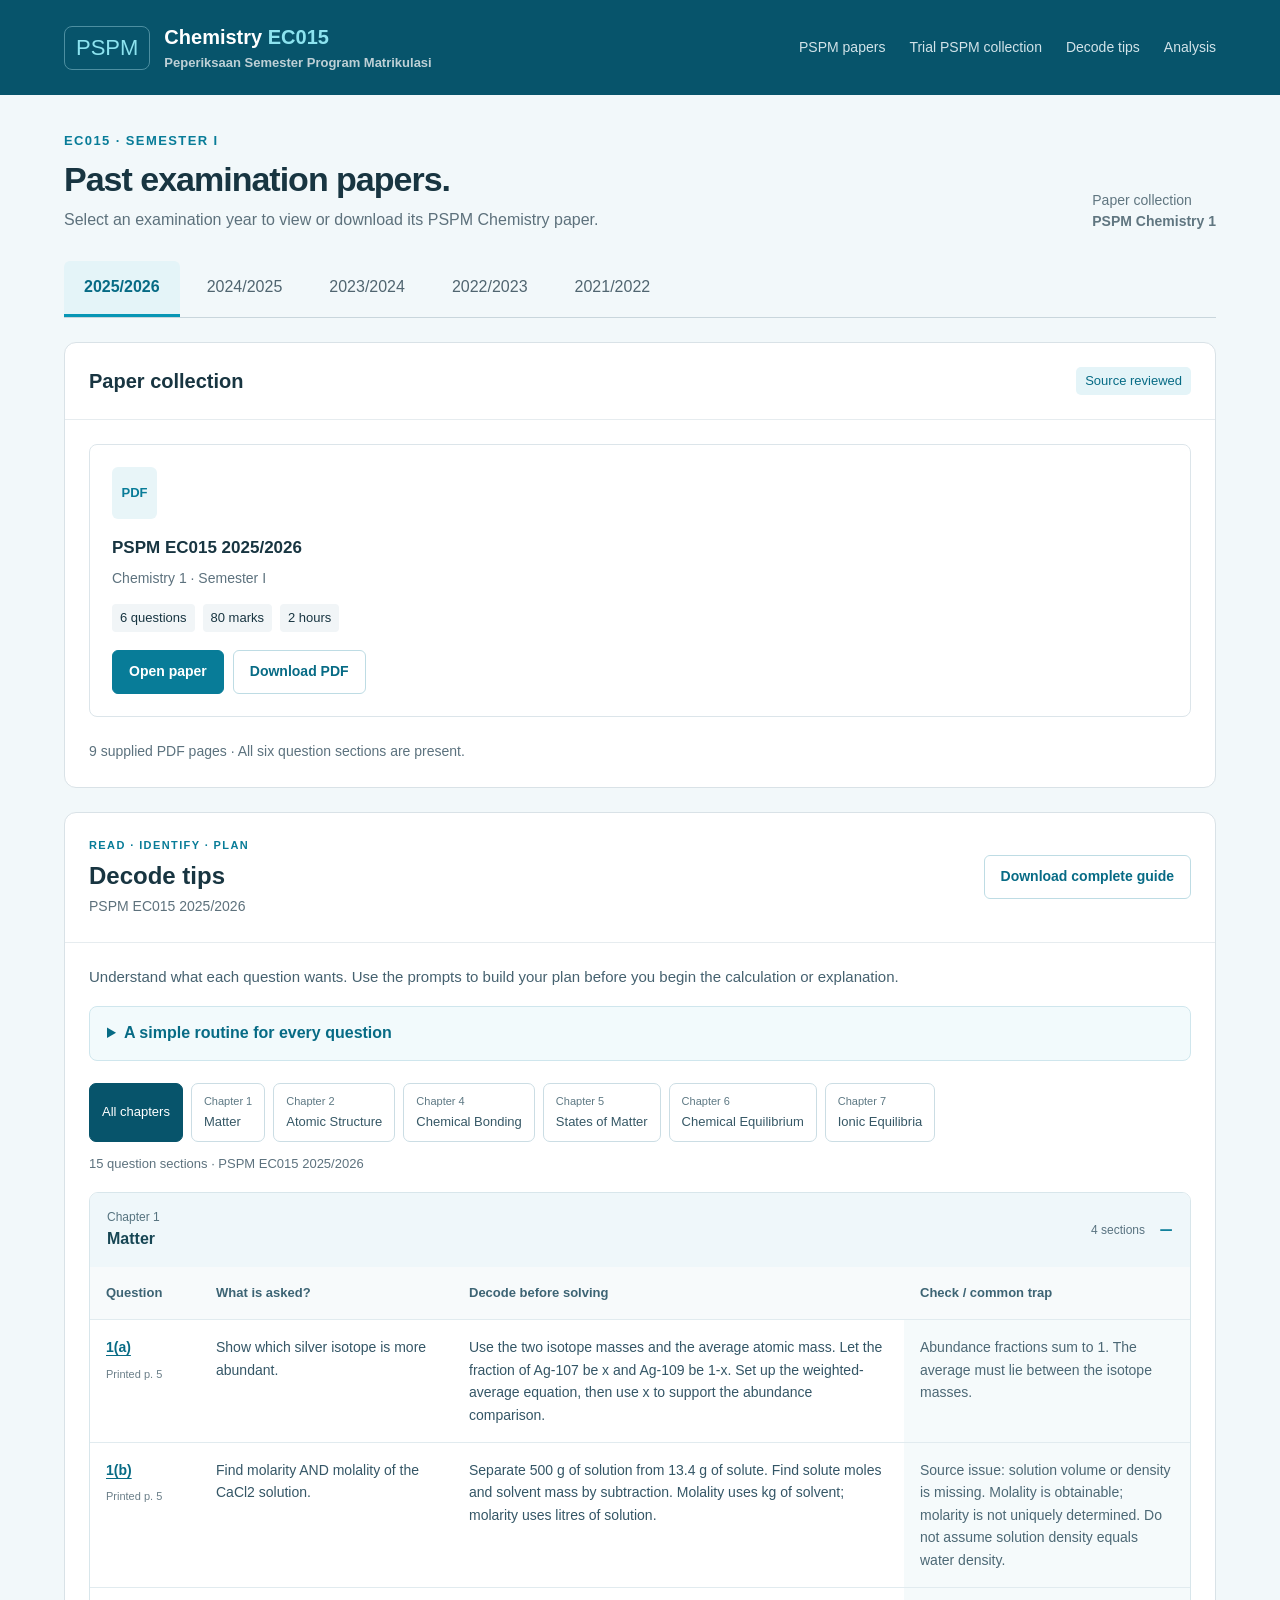
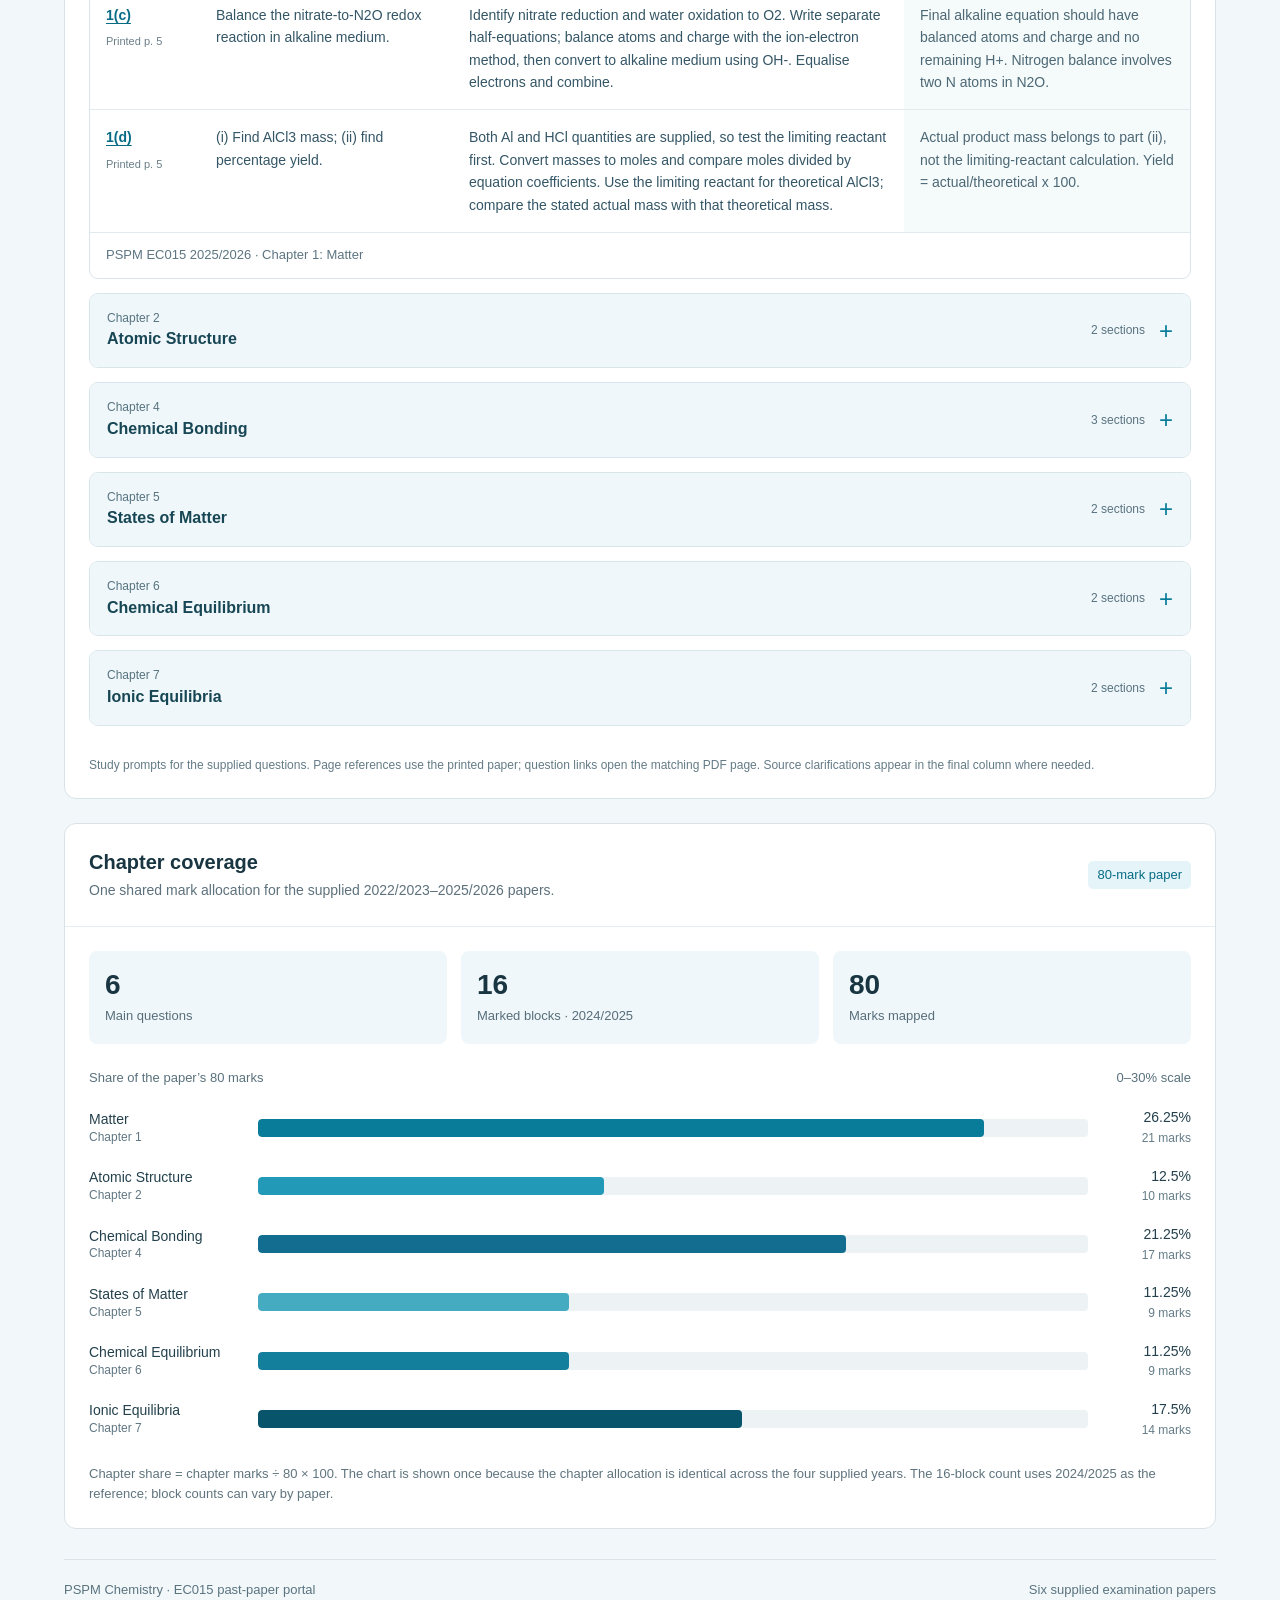
<file: index.html>
<!doctype html>
<html lang="en">
<head>
  <meta charset="utf-8">
  <meta name="viewport" content="width=device-width,initial-scale=1">
  <title>PSPM Chemistry | Past Papers</title>
  <meta name="description" content="Browse PSPM EC015 Chemistry papers and learn to decode each question with session-specific study tips.">
  <link rel="icon" type="image/svg+xml" href="data:image/svg+xml,%3Csvg xmlns='http://www.w3.org/2000/svg' viewBox='0 0 32 32'%3E%3Crect width='32' height='32' rx='8' fill='%230c3442'/%3E%3Cpath d='M11 7h10M14 7v8l-6 10h16l-6-10V7' fill='none' stroke='%235be2cc' stroke-width='2'/%3E%3C/svg%3E">
  <style>
*{box-sizing:border-box}html{scroll-behavior:smooth;scroll-padding-top:22px}body{margin:0;background:#f2f8fa;color:#183541;font-family:Inter,Arial,sans-serif;font-size:16px;line-height:1.55}button,a,summary{-webkit-tap-highlight-color:transparent}button{font:inherit;cursor:pointer}a{color:#076b85;text-underline-offset:3px}button:focus-visible,a:focus-visible,summary:focus-visible{outline:3px solid #0796b5;outline-offset:4px}.skip{position:absolute;top:-80px;left:20px;z-index:10;background:white;padding:12px}.skip:focus{top:10px}header{background:#07546b;color:white;padding:22px 5%;display:flex;justify-content:space-between;align-items:center;gap:24px}.brand{display:flex;align-items:center;gap:14px}.mark{font-size:22px;color:#8ce3ef;border:1px solid #4d8fa1;padding:4px 11px;border-radius:8px}.brand strong{font-size:20px}.brand strong span{color:#8ce3ef}.brand small{display:block;color:#bed0d6;font-size:13px}nav{display:flex;gap:24px}nav a{color:#d2e3e9;text-decoration:none;font-size:14px}nav a:hover{color:white;text-decoration:underline}main{max-width:1360px;margin:auto;padding:36px 5% 50px}.intro{display:flex;justify-content:space-between;align-items:end;gap:20px;margin-bottom:28px}h1{font-size:34px;line-height:1.2;letter-spacing:-1px;margin:0 0 8px}h2{font-size:20px;line-height:1.4;margin:0}h3{font-size:17px;line-height:1.5;margin:0 0 8px}p{margin:0}.muted{color:#5d717c}.small{font-size:14px;margin-top:4px}.micro{font-size:13px;color:#5f747e;margin-top:16px}.label{font-size:13px;font-weight:bold;letter-spacing:1.4px;text-transform:uppercase;color:#087c98;margin-bottom:8px}.scope{font-size:14px;color:#607680}.tabs{display:flex;gap:7px;border-bottom:1px solid #c9d6dc;overflow:auto;margin-bottom:24px}.tabs button{border:0;background:transparent;color:#506570;padding:14px 20px;white-space:nowrap;border-bottom:3px solid transparent}.tabs button[aria-selected=true]{color:#076b85;border-color:#0796b5;background:#e4f4f8;font-weight:bold;border-radius:6px 6px 0 0}.layout{display:grid;grid-template-columns:1fr 1.6fr;gap:24px}.card{background:white;border:1px solid #d9e2e7;border-radius:12px;overflow:hidden}.cardhead{padding:24px;border-bottom:1px solid #e6ecef;display:flex;justify-content:space-between;align-items:center;gap:16px}.badge{font-size:13px;border-radius:5px;padding:4px 9px;background:#edf1f4;color:#506874;white-space:nowrap}.badge.good{background:#e4f4f8;color:#076b85}.paper{margin:24px;border:1px solid #dce5ea;border-radius:8px;padding:22px}.docicon{width:45px;height:52px;background:#e8f5f8;color:#087c98;border-radius:6px;display:grid;place-items:center;font-size:13px;font-weight:bold;margin-bottom:16px}.paper p{font-size:14px;color:#5d727e}.paper-meta{display:flex;gap:8px;flex-wrap:wrap;margin:14px 0 18px}.paper-meta span{background:#f1f5f7;border-radius:4px;padding:4px 8px;font-size:13px}.paper-actions{display:flex;gap:9px;flex-wrap:wrap}.button{display:inline-flex;align-items:center;justify-content:center;text-decoration:none;background:#087c98;color:white;padding:10px 16px;border:1px solid #087c98;border-radius:6px;font-size:14px;font-weight:bold}.button:hover{background:#06647c}.button.secondary{background:white;color:#076b85;border-color:#bedce4}.button.secondary:hover{background:#eef8fb}.textlink{font-size:14px;white-space:nowrap}.note{padding:0 24px 24px;font-size:14px;color:#5c727e}.note.topnote{padding:18px 24px 0}.metrics{display:grid;grid-template-columns:repeat(3,1fr);gap:14px;padding:24px}.metric{background:#f0f7fa;padding:16px;border-radius:8px}.metric strong{font-size:28px;display:block;line-height:1.3;font-variant-numeric:tabular-nums}.metric span{font-size:13px;color:#576e7a}.analysis{padding:0 24px 24px}.legend{display:flex;justify-content:space-between;gap:12px;font-size:13px;color:#59717c;margin-bottom:10px}.chapterbar{width:100%;border:0;background:none;padding:9px 0;display:grid;grid-template-columns:155px 1fr 89px;gap:14px;align-items:center;text-align:left;color:#23404c}.chapterbar:hover .bartrack{background:#dce8eb}.chapterbar[aria-pressed=true]{font-weight:bold}.chapname{font-size:14px;line-height:1.35}.chapname small{display:block;font-size:12px;color:#607783;font-weight:normal}.bartrack{height:18px;border-radius:4px;background:#edf2f5;overflow:hidden}.barfill{display:block;height:100%;border-radius:4px}.barvalue{font-size:14px;text-align:right;font-variant-numeric:tabular-nums}.barvalue small{display:block;color:#647c87;font-size:12px;font-weight:normal}.emptytrack{background:repeating-linear-gradient(135deg,#edf2f5,#edf2f5 6px,#f7f9fa 6px,#f7f9fa 12px)}.empty{padding:24px;color:#5b707d;font-size:16px}.empty h3{color:#203d49}.emptyaction{margin-top:20px;padding:10px 16px;background:#edf1f4;border-radius:6px;color:#526b78;text-align:center;font-size:14px}.notice{font-size:14px;color:#755b25;background:#fff8e6;border:1px solid #eedfae;border-radius:6px;padding:14px 16px;margin-top:16px}.wide{margin-top:24px}.filters{display:flex;gap:8px;flex-wrap:wrap;padding:18px 24px}.filters button,.smallbutton{background:white;border:1px solid #d4dfe4;border-radius:6px;padding:7px 13px;font-size:14px;color:#42606f}.filters button[aria-pressed=true]{background:#07546b;color:white;border-color:#07546b}.filters button:hover,.smallbutton:hover{border-color:#087c98}.filter-count{opacity:.7;margin-left:7px;font-size:13px}.tablewrap{overflow:auto}table{border-collapse:collapse;width:100%;font-size:14px;min-width:740px}caption{text-align:left;padding:12px 24px;font-size:13px;color:#5d7581;caption-side:bottom}th,td{text-align:left;padding:14px 24px;border-bottom:1px solid #e8eef1;vertical-align:top}th{font-size:13px;background:#f7f9fa;color:#506875;font-weight:bold}td:first-child{font-weight:bold}.mappingtable{min-width:800px}.mappingtable th:nth-child(1){width:90px}.mappingtable th:nth-child(2){width:140px}.mappingtable th:nth-child(3){width:90px}.mappingtable th:nth-child(4){width:300px}.mappingtable details{font-weight:normal}.mappingtable summary{cursor:pointer;color:#076b85;font-size:14px}.mappingtable details p{font-size:14px;line-height:1.6;margin:12px 0;color:#405f6e}.cslist{list-style:none;margin:12px 0;padding:0}.cslist li{font-size:14px;color:#3f5d6b;margin:8px 0}.cslist a{font-weight:bold}.related{border-left:2px solid #83bcb4;padding-left:12px}.sourcenote{color:#755b25!important;background:#fff9ea;padding:12px;border-radius:6px}.sourcepage{display:block;font-size:12px;color:#617883;margin-top:5px;font-weight:normal}.chaptertag{font-size:13px;display:inline-block;padding:3px 8px;border-radius:4px;background:#edf2f5}.mapfocus{display:flex;justify-content:space-between;align-items:center;padding:0 24px 16px;gap:14px;font-size:14px;color:#456370}.sectionhead{padding:12px 0 18px}.insights{display:grid;grid-template-columns:repeat(3,1fr);gap:20px}.insight{padding:22px;background:#e4efef;border:1px solid #d1e2e2;border-radius:10px}.insight:nth-child(2){background:#07546b;color:white;border-color:#07546b}.insight:nth-child(3){background:#eef0f7;border-color:#dde1ee}.bigstat{font-size:36px;line-height:1.2;font-weight:bold;margin-bottom:16px;color:#007262}.bigstat span{font-size:20px;font-weight:normal}.insight:nth-child(2) .bigstat{color:#8ce3ef}.insight p{font-size:14px;color:#496570}.insight:nth-child(2) p{color:#c2d8df}.weightcell{border:0;border-radius:5px;padding:6px 10px;text-align:left;font-size:14px;color:#174637;background:#e3f1ec;cursor:pointer;min-width:87px}.weightcell strong{display:block;font-size:16px}.weightcell small{font-size:12px;color:#436b60}.weightcell:hover{outline:2px solid #087c98}.topicname{font-weight:normal!important;max-width:300px}.topicname a{font-weight:bold;color:#385b6b}.freq{white-space:nowrap;font-weight:bold}.freqline{width:65px;height:5px;background:#e7edf0;border-radius:4px;margin-top:8px;overflow:hidden}.freqline span{height:100%;display:block;background:#087c98}.topiccell{text-align:center}.tick{border:1px solid #c7e0d9;background:#e4f2ed;color:#006b56;font-size:16px;font-weight:bold;border-radius:5px;width:38px;height:31px}.tick:hover{background:#c9e9df}.absent{color:#718692;font-size:13px}.supplement-grid{display:grid;grid-template-columns:1fr 1fr;gap:20px;padding:24px}.supplement-item{border:1px solid #d9e4e8;border-radius:8px;padding:18px}.supplement-item p{font-size:14px;color:#5d7581;margin-bottom:16px}.supplement-item .button{padding:8px 12px}.supplement-item button{background:white}.methods{display:grid;grid-template-columns:repeat(3,1fr);gap:24px;padding:24px}.methodnum{font-size:13px;color:#087c98;font-weight:bold;margin-bottom:8px}.methods p{font-size:14px;color:#526d7b}.methoddetails{margin:0 24px 20px;border-top:1px solid #dde6eb;padding-top:16px;font-size:14px}.methoddetails summary{cursor:pointer;font-weight:bold;color:#325666}.methoddetails p{margin:14px 0;color:#526e7c}.inventory{list-style:none;padding:0}.inventory li{margin:16px 0}.inventory small{display:block;font-size:13px;color:#5d7581;margin-top:4px}footer{display:flex;justify-content:space-between;gap:18px;border-top:1px solid #d9e3e8;margin-top:30px;padding-top:20px;font-size:13px;color:#5a737f}.sumrow th{background:white;font-size:14px}.missingcol{color:#647b87}#mapping-content .empty{padding-top:0}@media(max-width:980px){.layout{grid-template-columns:1fr 1.3fr}.chapterbar{grid-template-columns:125px 1fr 80px;gap:10px}.insights{gap:12px}.cardhead{padding:20px}}@media(max-width:760px){main{padding:24px 5% 36px}header{flex-wrap:wrap;padding:18px 5%;gap:16px}nav{gap:24px}.brand small{font-size:12px}.intro{display:block}.scope{margin-top:14px}.layout{grid-template-columns:1fr}h1{font-size:28px}.tabs button{padding:12px 14px}.metrics{gap:8px;padding:18px}.metric{padding:12px}.chapterbar{grid-template-columns:130px 1fr 80px;gap:10px}.analysis{padding:0 18px 20px}.insights,.methods,.supplement-grid{grid-template-columns:1fr}.cardhead{flex-wrap:wrap;align-items:start}.textlink{white-space:normal}.filters{padding:18px}.paper{margin:18px}.note{padding-left:18px;padding-right:18px}.mapfocus{padding-left:18px;padding-right:18px}.badge{white-space:normal}.tablewrap{overscroll-behavior-x:contain}footer{display:block}footer span{display:block;margin-bottom:6px}.methoddetails{margin-left:18px;margin-right:18px}.legend{font-size:12px}.chapname{font-size:14px}}@media(prefers-reduced-motion:reduce){html{scroll-behavior:auto}}
/* Question decoding support, scoped to the selected examination session. */
.sr-only{position:absolute;width:1px;height:1px;padding:0;margin:-1px;overflow:hidden;clip:rect(0,0,0,0);white-space:nowrap;border:0}
.decode-head .label{font-size:11px;margin-bottom:5px}.decode-head h2{font-size:24px}.decode-body{padding:22px 24px 0}.decode-lead{max-width:830px;color:#45616f;font-size:15px}.decode-routine{margin-top:18px;padding:14px 17px;border:1px solid #cfe6ed;border-radius:8px;background:#f2fafc}.decode-routine summary{font-weight:bold;color:#076b85;cursor:pointer}.decode-routine ol{margin:14px 0 0;padding-left:24px;color:#3c5b69;font-size:14px}.decode-routine li+li{margin-top:7px}.decode-sets{border:0;padding:0;margin:20px 0 10px;display:flex;gap:12px;flex-wrap:wrap}.decode-sets legend{font-size:14px;font-weight:bold;margin-bottom:10px}.decode-sets label{display:flex;align-items:center;gap:9px;border:1px solid #bfdde6;border-radius:8px;padding:10px 18px;font-weight:bold;font-size:14px;cursor:pointer}.decode-sets label:has(input:checked){background:#e4f4f8;border-color:#087c98;color:#076b85}.decode-sets input{accent-color:#087c98;width:17px;height:17px;margin:0}.decode-sets input:focus-visible{outline:3px solid #0796b5;outline-offset:3px}.decode-source-note{font-size:13px;color:#5d727e;max-width:840px}.decode-filters{display:flex;gap:8px;flex-wrap:wrap;padding:22px 24px 12px}.decode-filters button{border:1px solid #cbdde4;border-radius:7px;padding:9px 12px;background:white;color:#365866;font-size:13px;text-align:left}.decode-filters button span{display:block;font-size:11px;opacity:.8;margin-bottom:2px}.decode-filters button[aria-pressed=true]{background:#07546b;color:white;border-color:#07546b}.decode-filters button:hover{border-color:#087c98}.decode-status{padding:0 24px 18px;color:#5d727e;font-size:13px}.decode-content{padding:0 24px 4px}.decode-chapter{border:1px solid #d8e6eb;border-radius:9px;margin-bottom:14px;overflow:hidden}.decode-chapter>summary{display:flex;justify-content:space-between;align-items:center;gap:14px;background:#eff7fa;padding:15px 17px;cursor:pointer;list-style:none}.decode-chapter>summary::-webkit-details-marker{display:none}.decode-chapter>summary:after{content:'+';font-size:24px;color:#087c98;line-height:1}.decode-chapter[open]>summary:after{content:'−'}.decode-chapter>summary>span:first-child{flex:1}.decode-chapter>summary small{display:block;color:#56737f;font-size:12px}.decode-chapter>summary strong{font-size:16px;color:#174654}.decode-count{font-size:12px;color:#597380;white-space:nowrap}.decode-table-wrap{overflow-x:auto}.decode-table{min-width:0;width:100%;table-layout:fixed;font-size:14px;line-height:1.6}.decode-table caption{padding:12px 16px;caption-side:bottom}.decode-table th,.decode-table td{padding:16px;border-bottom:1px solid #e1ebef;overflow-wrap:break-word}.decode-table thead th{background:#f7fafb;color:#3d6474}.decode-table thead th:nth-child(1){width:10%}.decode-table thead th:nth-child(2){width:23%}.decode-table thead th:nth-child(3){width:41%}.decode-table thead th:nth-child(4){width:26%}.decode-table tbody th{background:white;color:#076b85;font-size:14px}.decode-table tbody th small{display:block;margin-top:7px;font-size:11px;font-weight:normal;color:#6a7e88}.decode-table td{font-weight:normal;color:#345666}.decode-table .decode-check{background:#f5fafb;color:#4c6875}.decode-table sub{font-size:.75em;line-height:0}.decode-footnote{padding:12px 24px 24px;font-size:12px;color:#647b86}.decode-download{white-space:nowrap}
@media(max-width:900px){.decode-table thead th:nth-child(1){width:11%}.decode-table thead th:nth-child(2){width:23%}.decode-table thead th:nth-child(3){width:38%}.decode-table thead th:nth-child(4){width:28%}.decode-table th,.decode-table td{padding:12px;font-size:13px}}
@media(max-width:760px){.decode-body{padding:18px 18px 0}.decode-filters{padding:20px 18px 12px;display:grid;grid-template-columns:1fr 1fr;gap:7px}.decode-filters button:first-child{grid-column:1/-1}.decode-status{padding:0 18px 16px}.decode-content{padding:0 18px 4px}.decode-footnote{padding:10px 18px 20px}.decode-table{display:block;table-layout:auto}.decode-table caption{display:block}.decode-table thead{position:absolute;width:1px;height:1px;overflow:hidden;clip:rect(0,0,0,0)}.decode-table tbody{display:block}.decode-table tbody tr{display:block;padding:14px 16px;border-bottom:1px solid #cddfe6}.decode-table tbody tr:nth-child(even){background:#f8fbfc}.decode-table tbody th,.decode-table tbody td{display:block;width:100%;padding:7px 0;border:0;background:none;font-size:14px}.decode-table tbody th{padding-bottom:10px;font-size:16px}.decode-table tbody th small{display:inline;margin-left:12px}.decode-table td:before{content:attr(data-label);display:block;font-weight:bold;color:#174654;font-size:12px;margin-bottom:3px}.decode-table .decode-check{padding:12px;margin-top:5px;background:#edf6f8;border-radius:6px}.decode-chapter>summary{padding:14px}.decode-count{font-size:11px}}

</style>
</head>
<body>
<script>window.PSPM_GUIDE_BASE64 = "[base64]/[base64]/VlZvQzFkKFBkIyohWyJAJlxXaVE0TihwQmYrZE5hVF9UOk4kWSFFNTZSZVFETz82OkMqNV89aGI7dXA5XVxPOEpqLXEuRTRHYFduPWZENVZkbkhqWCFoQ242X1JdJGIrSlY/[base64]/[base64]/[base64]/[base64]/[base64]/[base64]/[base64]/NGJwcSY+b1pmaFRsbGIvbTxPTkIscFUhMjRSak9bVClFXEZwYVZuMjZSXGA4WHJBNmldM18oMWFEXVksXyRJZjs8TTlfKyUkcDdhQDk3QTVCYyk7RkNYRlBCMTdxMmotPDc7OVddWDo+alFaNi0hSzVPSlFKaiVMdG5jKlk/LUsvUkM8SmFUXUpXMD0xcCM/[base64]/ZS5XRjFZUFxTXVdqWDBKO0lEJk9qPkZCbEBicCNGMlFvZHRoSi9cLyhJMTA0alByYDR0RkFWaWE5am0sbGpVM1xTZF1FRTZoMEN0SmZaalBNcXVRK0FIVURYW2s6XnEzSGBnNUNlPGJAayghM2lhXlFPM19JXGtOPTFhPmJwXThkZm1aXzY4USloZEc/[base64]/[base64]/[base64]/IzYmMWtcKmU/[base64]/cDlTclRYNURpJ3InQUVnMVZWOz89ZGMlWCVBTyRQal9LMWhdPzAtXnI9PkotdDI5JkoiXUhsaSRHbj9IKUBPMjosVT5YPU0oXFBMT2IqckdTbidnNmVFSUplX0ZXdDJsVzksWkpMXnEmIWw/[base64]/[base64]/aGU8dXAhZW5KT2lVPCd0QUg8K2gyLTVbNFlPV2hPZS9sRG5aRm5JMCIkZV4xVmVALUsuWEYqJytCZGk6M20wbzE8Lj9KYlkkNVBtRi0mKztcR1swT0VBVjZOTmI1cGVuQDM1IiFnTV0jTCw7Yjo3T20/[base64]/[base64]/LThsOVJMSmhdNmxxbT1UIzw/[base64]/YEFrZWQ7Wi87W1YsUGc+dUFCZz1mYD1NY2xWZlxqNj1ebXNDJzJpYixkPERjI2s4SyUkYFFDSDxXb0E/YFNUXkE4a3FjWU90WnMyKUI7PGpnKC1gJW9KRlYwQi5aPCVQPDs3WiZVZkw4bFxbXVdAYUJjIVBHXTFKJlE8XTxWTydsYEBcOnJSJWluQlAvdUkiYkdpQERBWG86KSQ3VCNBTmVPZEQqLiYwPUZoUDoiRiU1XV81Q2o/MDJWTydSSSw8Mm90bitCcnRQSjk4KWlxREZNK2xvRGg/[base64]/[base64]/[base64]/[base64]/[base64]/[base64]/ZGg6P1doSiw8WDwyISxxTFNBNFhPNFBcUkdRaF4zcDxqO2lgR2Q0OjJdOixjKCJOK1txWSc8cT1YV3BSaUQzQUlkOTJjayheJS4/RUs4TGwqOV46cFpeXjVEV25cLS9icDY7WVs7UmFBZWFgRSUjc1MhZ2U9QCNwJlAmT2c/[base64]/[base64]/[base64]/[base64]/MFU6KlVAOE9lNHVZXDdfSTopKCNnJjhrJyFSJkkqaWM8KFVuU10/[base64]/[base64]/S2VqXzBRPTBhTmk4My8sall1X1JvKUhwM0pERWknbyYyWVhXW1poOmVmbmBGdFU9MzY/[base64]/ajdlSmFtM1VULzJeY2VzLy4wR2hRKzkqckFVaSlYKi1bO0JJYGY3QWRdXFJeYyQ4bzUpYz48aV9YNDU/[base64]/WChvXTNjKE85LWF+PmVuZHN0cmVhbQplbmRvYmoKMzAgMCBvYmoKPDwKL0ZpbHRlciBbIC9BU0NJSTg1RGVjb2RlIC9GbGF0ZURlY29kZSBdIC9MZW5ndGggMzE2Ngo+PgpzdHJlYW0KR2F0bT5EL1wyZicpbkowMGpiRTBSXU5VQmVTXj9mTz5xNkQ/OCRKKisqbyI7KjRRVypgRSRuJy5CYVB0KytIKUJoVVxyQ10tZlNbSDpgdU1Ib1RHNzZSai5lcHVAY2xQNjBcQDI0UnV0aTslPyoiWVhzYVxHZEAwP0dIQC5RKlVnLTJkMWo/[base64]/IWtoc2laTWY7U0lIJWtmRS9PW0s4Kjk0WW9SYT9hQj5OWHE/aydPdUhfLkxvXzZkI3I6Vy05WjpzNWw7WzZnUCEscSw/[base64]/MkNBXl1qSmkrUik6L3I/N1ZnKjVzM11WUXRoRDs7SU1CSShTVEMzL0BkOEZKPSVecDZuUUNIOkVWTU9lcyFYcEkyMCtCdWskR2MxYl5kM2NWMygjcGdFXWgtLitlKXFIMyNdPW9NcjpOMTcvZkg/UyQyVlMiZkgrOmJGQHFzQCdIZU4mJ0ZoVEc0YSxTbic3L2JuTmU1U21PMHRTUS9KQ1NTTGZKKDhcOGZyKVNxYXNvcU9oZEJtNFMxLkdsMC9FWWw3TGlma2lra2FgO0d0TmR1MW4iOT81QCk+cmVTc29PKFRvLXQuO1s4MEcrJzhpIS8yPDEmb2xAQEU/[base64]/[base64]/[base64]/[base64]/Wlk/KDZIRihELU8wQG5hbi9VNTotWVtOJVwqJkNZNV9WXWJcO28xSWAwZzpMIzAzQThKZDc8IUhRa3ItUCwhY2JFYU1oJmFVa3BtTHE+XmBGYiU5V1tCNCZpWzk1cyVPVlxfVCQtSTc9MWU5b2kuaGBxcUI1TSROX0VIJ20/[base64]/[base64]/aWc0a09tTiMlPGJRJzFlQVNbISszYiVkcmppNUQ+PVtwOT4iK2MyLVsjTDMuV3BQTG5lNXBUU0ZLMVohYFBfTzNPV3FFIzg0WGUrZ2hXa0hFPmE0OGcsJmhhciNzUV8hZUlhLlw2bC5YMmwyKSlTMko0KS50WHInN2dZYnFPJkVCWksmVUI/[base64]/PDcjNC0yYTtrRGxVVE9ZbyxVLk4sIWtRXDpZdDwkK1A/R3BYciNkR2cpMmtLLVc4ckBsTl1UZ3RrXV5qa086L1AhTSEyPSozNjhQaGJSJ05gKyFTbkYkO1hJbHBfTkIyQjlbN29Ra3JuKUByXmoyJm5zR2xLT1FLdF81UlRVbj9BLj0hKmlLZC5WTVJxWjQnVmpgclw/SDNgLG1vSGQ2W04oSWA2Uis3L10kZkNXUEpqdUZiZzF1ZVRkTnVKbCdePU9vOllgXEQoR0YtcyEyRGYicCk7UyVBRVAzMSZfNlc+L2NCcW44NT9Mc1leYz8mcU5TXGZMP18iPUc/[base64]/[base64]/SUZARy1SdG9FJ3JaZj9GOjg2QEFRPGdkQTM5SDMmZW4uVTJFPkRGVjBVQks/[base64]/[base64]/[base64]/a04uJCxWJSJoU0snKj82ISk0WF5LTE9YZmtmUjprNVpsZVtWISwiTGBKJ1ZpKFd0TzBDcGFnJGhiOSIxSnNjJ0FjUTooIjo/bkpDOF1qU1s8OGwkWzRtQ05PWURGcEF1RyRkazNoS2YtaitwMD4hbio1NWkwW11GV0dqZUMoYCFWdG9TLUg/NyQ2cTNdUF4kXCRhajJdVCJIWGxVbDNlN0JFUStCQ1dUYmxgT3IrKSxATCkxSj1vJEY7Ii9bOGRoIk8zNT0/[base64]/[base64]/[base64]/[base64]/[base64]/aFVFJ0RbUUteczFjU1E1ZjklO1psY3IuOlxvOk1WTGViSixMbVBWaCZ0MXQlQ0YvZyVFPmcjcXVWQXBfMmhsZ0lSY1doZS4kOShHcjdoTTJAV3MkSWZEVXVlZFlvb0lkSz5jZWRaSVReS1ZlJW5tZzpKP2A0SnNGW09vYz9ddSF0bkBONkoudWFUb0w8cW8/WC4vcCtmXj9TaFw9R2tdcDVmJyo/[base64]/[base64]/[base64]/[base64]/[base64]/[base64]/[base64]/[base64]/[base64]/ayI7RzhFW3NEQ2hnVFZ1OzgwbixrJiFEWE5WKFJOXUMxQyNxXTcwQ2ZgXWo4SDhXaydxLVdPVVVYU2VvRHM2bTpkM0ozSkZsWDVealMuSSNpTnM7VjxQWVNQbilOZF1RK1xNWDFHamgjOyJkPkRTN1loSSp1IlM/NDduSzhMPV5mM15sdU5cJ2skX1s7WUE0YFxkSzFYIUVrYC0/[base64]/[base64]/RjhETldIOkdkL0AqVmkmJkdaLjNocDBeTlw+Jm03PnVGL2ssJzdrVDZRcSY/[base64]/VmZfbSpZKCxDSiNLJjAiZjMsNS1BTlJFYiVkczRNS20qJkBCYmxBXl5SMzdIJTNzZjpbL25LV1xfXydyYzdHSWRLNVx0Vy5IR0tAP2JsUlNZTTBTNGZkRk4iXT9nI2ZVSkxsOjYhKFdFbic5LzdjS3RlUVxVT2w/[base64]/[base64]/[base64]/[base64]/[base64]/[base64]/[base64]/QGdWRilDZWJeLVVbRz5fcS81KW1oTU81Pmp1Pz5tTkQ/[base64]/[base64]/[base64]/Y1M1bXQoLU5FMzA1JiFVXlgyMFkxcENTbVY0KDZRRiJvRU8lR2VIWkFuLy47SVc+JEMmMSk7PDtxLD9xQU4tSjY6N2lGLEwmNUBwck11LixmdG1LQithNnEoXVxUWzw/O0BPNGo/[base64]/ZVg+TVBeR2k7aUpVRGVvRFZyNVcqcDw5VXIqSTtzWktnYFMhakduOWsiQ28tUmgmN2UwJ10xOXFoTVssZFMuU2hPcltTZ2hiK0grOF1EZ1pxcU8jcU0xXTVYSkM/[base64]/QUZYciFLaTRORFtOXDwsayhEUF1dVTE9RVVnU05YQi45TUUnTURqXF0xU2smRFhjQ20pWzZgZTpjb01VM2FfLD5SWU1WMm1oIVRgSC4zX11eWmcjOmNdSmoibm5daCI5clo5JUdaUChTMituZW84ZDheUWhlSklkODVcaD44QElbYSQ4LGkvYDcmSklaLjtWPVIkRVY/[base64]/[base64]/[base64]/biJHXDZIZ2NQUilXRzRZSDpDalZYO05VNlZrc0I+QTRsJ2NJRlM/MXAxQFxsPXMqZEIuREYoJWkvW0IxckNyZ1crUVBSP19MVy08dFlEZklIUkgjLyZlKE41bW4yVztwaTZtc0FdbydxOmFkdT90O2ZjUEUwbkAjbUZSdUxGMmU/[base64]/U0ZnK0YmImpKVURoMClLb2E1OTZjO0BnTiFlZE5HJiQ0Nyh0TyVeSXMoIlNAaENCXiRcYFQ5WUU2WVFZOCQwWz9vVSxPI0Q/[base64]/QUItMWVnNzBpS0FCT1xtQkYmVmJqRCxAXSJRNiR1blkkKltBMiJhYTk6OzhRK2dqQ0cjV0c/[base64]/NWozQz1uZ1I8UCtqP3JMLjRkY1pRI1I9KGhdRjNlbEBPXFBrNTtLPUJVKU0kW0teKlldZm5oa0NSbWRhJj5zYUhMVzhpKFglMihzS2xtW15hNyk7JzxBLlZDTVglSk9nUiosYj4rRUElJ2gpXXAkTDs/[base64]/[base64]/bSkiJGxqVllwWzloQy1oTG5bbT0/[base64]/[base64]/[base64]/[base64]/[base64]/[base64]/TFoiajIjZFk2P3JQYS1SLk5ZSSEoXms7Lihma2YvbF9dJ0tmZiRLYEQqKG02bjgqRmZKUkYpT0AkZSU5K0tmOjZfbzojLCQ0Q1JFZ1kyLHUuJWVBZVFaazlOUHJkWEtkQ1Y/cDxBO2dsKW41M3RSNkptP0AlWjkwako7JVUqTiwxTDEsRW40XXQtTHRcM1hFTCVDXUFuTiphS0Y0aDcpUVQzXTBlTmpzW0EyOFUlMmJkTEhRVCY5ZUU8NzVJMzY/RVFXZm4mb1htOFhLLzUqYjhuM05dUDVITnBJWzFzYSUmbzVHMD1qRS5CbFk9IllNWHM/[base64]/KFpOOmhuUmpMUy4xZWhiKEhTYEkxLS1HM2tPWGByVSRhOi9WLE5WJXVXcmomKkBESlRkcVgvUVcqcSlXQ15ecCtxQUklXkolWzBObTFrXixgMWFYcyRZTWlyPm9dOm5pRT5CZidPTSZZZSNiT1A5Syw/[base64]/[base64]";</script>
  <a class="skip" href="#papers">Skip to papers</a>
  <header>
    <div class="brand"><div class="mark" aria-hidden="true">PSPM</div><strong>Chemistry <span>EC015</span><small>Peperiksaan Semester Program Matrikulasi</small></strong></div>
    <nav aria-label="Portal sections"><a href="#papers" aria-current="page">PSPM papers</a><a href="trials.html">Trial PSPM collection</a><a href="#decode-tips">Decode tips</a><a href="#analysis">Analysis</a></nav>
  </header>
  <main>
    <div class="intro">
      <div><div class="label">EC015 · Semester I</div><h1>Past examination papers.</h1><p class="muted">Select an examination year to view or download its PSPM Chemistry paper.</p></div>
      <div class="scope">Paper collection<br><strong>PSPM Chemistry 1</strong></div>
    </div>
    <section id="papers" aria-label="Examination paper collection">
      <div class="tabs" role="tablist" aria-label="Examination year" id="years"></div>
      <section id="year-panel" role="tabpanel">
        <section class="card" id="paper-card" aria-label="Selected examination paper"></section>
        <section class="card wide" id="decode-tips" aria-labelledby="decode-title"></section>
      </section>
    </section>
    <section class="card wide" id="analysis" aria-labelledby="analysis-title">
      <div class="cardhead"><div><h2 id="analysis-title">Chapter coverage</h2><p class="muted small">One shared mark allocation for the supplied 2022/2023–2025/2026 papers.</p></div><span class="badge good">80-mark paper</span></div>
      <div class="metrics"><div class="metric"><strong>6</strong><span>Main questions</span></div><div class="metric"><strong>16</strong><span>Marked blocks · 2024/2025</span></div><div class="metric"><strong>80</strong><span>Marks mapped</span></div></div>
      <div class="analysis"><div class="legend"><span>Share of the paper’s 80 marks</span><span>0–30% scale</span></div><div id="chapter-bars"></div><p class="micro">Chapter share = chapter marks ÷ 80 × 100. The chart is shown once because the chapter allocation is identical across the four supplied years. The 16-block count uses 2024/2025 as the reference; block counts can vary by paper.</p></div>
    </section>
    <footer><span>PSPM Chemistry · EC015 past-paper portal</span><span>Six supplied examination papers</span></footer>
    <noscript><p>This portal needs JavaScript to display the paper collection.</p></noscript>
  </main>

<script>
window.PSPM_DATA = {"chapters": [{"id": 1, "name": "Matter", "color": "#008575", "csPages": [5]}, {"id": 2, "name": "Atomic Structure", "color": "#3c75bf", "csPages": [6]}, {"id": 4, "name": "Chemical Bonding", "color": "#7352ad", "csPages": [7, 8]}, {"id": 5, "name": "States of Matter", "color": "#b77a17", "csPages": [9, 10]}, {"id": 6, "name": "Chemical Equilibrium", "color": "#267c99", "csPages": [10]}, {"id": 7, "name": "Ionic Equilibria", "color": "#ba5469", "csPages": [11]}], "topics": [{"code": "1.1", "name": "Atoms and molecules", "page": 5}, {"code": "1.2", "name": "Mole concept", "page": 5}, {"code": "1.3", "name": "Stoichiometry", "page": 5}, {"code": "2.1", "name": "Bohr’s atomic model", "page": 6}, {"code": "2.2", "name": "Quantum mechanics", "page": 6}, {"code": "2.3", "name": "Electronic configuration", "page": 6}, {"code": "4.1", "name": "Lewis structure", "page": 7}, {"code": "4.2", "name": "Molecular shape and polarity", "page": 8}, {"code": "4.3", "name": "Orbital overlapping and hybridisation", "page": 8}, {"code": "4.4", "name": "Intermolecular forces", "page": 8}, {"code": "4.5", "name": "Metallic bond", "page": 8}, {"code": "5.1", "name": "Gas", "page": 9}, {"code": "5.2", "name": "Liquids", "page": 9}, {"code": "5.3", "name": "Solids", "page": 9}, {"code": "5.4", "name": "Phase diagram", "page": 10}, {"code": "6.1", "name": "Dynamic equilibrium", "page": 10}, {"code": "6.2", "name": "Equilibrium constants", "page": 10}, {"code": "6.3", "name": "Le Chatelier’s Principle", "page": 10}, {"code": "7.1", "name": "Acids and bases", "page": 11}, {"code": "7.2", "name": "Acid–base titrations", "page": 11}, {"code": "7.3", "name": "Solubility equilibria", "page": 11}], "outcomes": {"1.1(a)": {"text": "Write isotopic notation.", "page": 5}, "1.1(b)": {"text": "Interpret a mass spectrum.", "page": 5}, "1.1(c)": {"text": "Calculate average atomic mass from isotope abundances or a mass spectrum.", "page": 5}, "1.2(b)": {"text": "Determine empirical and molecular formulae from composition or combustion data.", "page": 5}, "1.2(e)": {"text": "Calculate concentration using molarity, molality, mole fraction or mass/volume percentages.", "page": 5}, "1.3(a)(i)": {"text": "Balance a chemical equation by inspection.", "page": 5}, "1.3(a)(ii)": {"text": "Balance a redox equation using the ion–electron method.", "page": 5}, "1.3(c)": {"text": "Perform mole-based stoichiometric calculations, including limiting reactant and percentage yield.", "page": 5}, "2.1(c)": {"text": "Calculate electron energy in a hydrogen atom.", "page": 6}, "2.1(d)": {"text": "Describe formation of the hydrogen line spectrum.", "page": 6}, "2.1(e)": {"text": "Illustrate hydrogen spectral series.", "page": 6}, "2.1(f)": {"text": "Calculate energy change during an electron transition.", "page": 6}, "2.1(g)": {"text": "Relate photon energy, frequency and wavelength.", "page": 6}, "2.1(h)": {"text": "Use the Rydberg equation for spectral calculations.", "page": 6}, "2.2(b)": {"text": "Explain the four quantum numbers of an electron.", "page": 6}, "2.2(c)": {"text": "Sketch three-dimensional s, p and d orbitals.", "page": 6}, "2.3(a)": {"text": "Explain Aufbau, Hund and Pauli electron-filling principles.", "page": 6}, "2.3(b)": {"text": "Predict electronic configurations of atoms and monatomic ions.", "page": 6}, "2.3(c)": {"text": "Explain anomalous copper and chromium configurations.", "page": 6}, "4.1(b)(iii)": {"text": "Explain stability associated with half-filled orbitals.", "page": 7}, "4.1(c)(ii)": {"text": "Describe covalent-bond formation using Lewis symbols.", "page": 7}, "4.1(c)(iii)": {"text": "Describe coordinate-bond formation using Lewis symbols.", "page": 7}, "4.1(d)": {"text": "Draw Lewis structures with single, double and triple bonds.", "page": 7}, "4.1(e)": {"text": "Compare lengths of single, double and triple bonds.", "page": 7}, "4.1(f)": {"text": "Use formal charge to determine a plausible Lewis structure.", "page": 7}, "4.1(g)": {"text": "Explain octet-rule exceptions.", "page": 7}, "4.2(c)": {"text": "Predict molecular shapes and bond angles.", "page": 8}, "4.2(e)": {"text": "Deduce polarity from molecular shape and resultant dipole moment.", "page": 8}, "4.3(a)": {"text": "Illustrate sigma and pi bonds through orbital overlap.", "page": 8}, "4.3(b)": {"text": "Describe formation of hybrid orbitals.", "page": 8}, "4.3(c)": {"text": "Illustrate central-atom hybridisation and orbital overlap.", "page": 8}, "4.4(a)": {"text": "Describe dispersion, dipole–dipole and hydrogen-bonding interactions.", "page": 8}, "4.4(b)": {"text": "Explain factors affecting intermolecular-force strength.", "page": 8}, "4.4(c)(i)": {"text": "Relate hydrogen bonding to boiling point.", "page": 8}, "4.4(c)(iii)": {"text": "Relate hydrogen bonding to the densities of water and ice.", "page": 8}, "4.5(a)": {"text": "Explain metallic-bond formation with the electron-sea model.", "page": 8}, "4.5(b)(iii)": {"text": "Relate metallic bonding to electrical conductivity.", "page": 8}, "4.5(d)": {"text": "Explain factors affecting metallic-bond strength.", "page": 8}, "5.1(d)": {"text": "Calculate quantities using gas laws and the ideal-gas equation.", "page": 9}, "5.1(g)": {"text": "Perform calculations using Dalton’s law.", "page": 9}, "5.2(a)": {"text": "Relate liquid properties to molecular arrangement, motion and intermolecular forces.", "page": 9}, "5.2(e)(i)": {"text": "Relate intermolecular forces to vapour pressure.", "page": 9}, "5.4(b)": {"text": "Identify triple and critical points in a phase diagram.", "page": 10}, "5.4(c)": {"text": "Sketch water and carbon-dioxide phase diagrams.", "page": 10}, "5.4(e)": {"text": "Explain the anomalous behaviour of water.", "page": 10}, "5.4(f)": {"text": "Describe phase changes with temperature or pressure.", "page": 10}, "6.1(d)": {"text": "Sketch concentration–time graphs for reversible reactions.", "page": 10}, "6.2(b)": {"text": "Write Kc and Kp expressions for equilibria.", "page": 10}, "6.2(c)": {"text": "Use the relationship between Kp and Kc.", "page": 10}, "6.2(d)": {"text": "Calculate equilibrium constants and equilibrium species quantities.", "page": 10}, "6.2(f)": {"text": "Predict net-reaction direction by comparing Q with K.", "page": 10}, "6.3(b)": {"text": "Explain effects of concentration, pressure, temperature, inert gas or catalyst on equilibrium.", "page": 10}, "7.1(g)": {"text": "Calculate weak-acid/base pH, dissociation constants, concentrations and degree of dissociation.", "page": 11}, "7.1(h)": {"text": "Explain salt hydrolysis using hydrolysis equations.", "page": 11}, "7.1(i)": {"text": "Classify salts by acid–base properties.", "page": 11}, "7.1(k)": {"text": "Explain how a buffer controls its pH.", "page": 11}, "7.1(m)": {"text": "Calculate buffer pH using the Henderson–Hasselbalch equation.", "page": 11}, "7.2(c)(iii)": {"text": "Sketch a weak-acid–strong-base titration curve.", "page": 11}, "7.2(d)": {"text": "Interpret pH variation during titration.", "page": 11}, "7.3(b)": {"text": "Calculate Ksp from ion concentrations and vice versa.", "page": 11}, "7.3(c)": {"text": "Predict precipitation by comparing ion product Qsp with Ksp.", "page": 11}, "7.3(d)": {"text": "Explain the common-ion effect.", "page": 11}, "7.3(e)": {"text": "Calculate quantities involving the common-ion effect.", "page": 11}}, "papers": [{"id": "2022/2023", "year": "2022/2023", "title": "PSPM EC015 2022/2023", "url": "pspm-2022-2023.pdf", "original": "PSPM EC015 22_23.pdf", "pages": 7, "declaredPages": 10, "totalMarks": 80, "questions": 6, "minutes": 120, "main": true, "sha256": "9b185318d934c73a1e6162918431b821dd53c641b1e4bd3db3b893868e5ff38f", "blocks": 16, "chapterMarks": {"1": 21, "2": 10, "4": 17, "5": 9, "6": 9, "7": 14}}, {"id": "2023/2024", "year": "2023/2024", "title": "PSPM EC015 2023/2024", "url": "pspm-2023-2024.pdf", "original": "PSPM EC015 23_24.pdf", "pages": 7, "declaredPages": 10, "totalMarks": 80, "questions": 6, "minutes": 120, "main": true, "sha256": "eda03516c24c1a461d80b281b3e6b1cc80f88ad6815ec2a6ddc41e1f374b260b", "blocks": 16, "chapterMarks": {"1": 21, "2": 10, "4": 17, "5": 9, "6": 9, "7": 14}}, {"id": "2024/2025", "year": "2024/2025", "title": "PSPM EC015 2024/2025", "url": "pspm-2024-2025.pdf", "original": "PSPM EC015 24_25.pdf", "pages": 8, "declaredPages": 11, "totalMarks": 80, "questions": 6, "minutes": 120, "main": true, "sha256": "7812bdace6bb5fcb9255e201cce942eae62b8d75c817fa410633a4e2d4e9cb09", "blocks": 16, "chapterMarks": {"1": 21, "2": 10, "4": 17, "5": 9, "6": 9, "7": 14}}, {"id": "2025/2026", "year": "2025/2026", "title": "PSPM EC015 2025/2026", "url": "pspm-2025-2026.pdf", "original": "PSPM EC015 25_26.pdf", "pages": 9, "declaredPages": 10, "totalMarks": 80, "questions": 6, "minutes": 120, "main": true, "sha256": "d4b12d1e95da3e60889e6e9a83583d53c1b2a149dbce4be95566886cab79aa2f", "blocks": 15, "chapterMarks": {"1": 21, "2": 10, "4": 17, "5": 9, "6": 9, "7": 14}}, {"id": "2020/2021 · Set 1", "year": "2020/2021", "title": "PSPM EC015 2020/2021 · Set 1", "url": "pspm-2020-2021-set-1.pdf", "original": "SOALAN PSPM I SESI 2020_2021 SET 1.pdf", "pages": 9, "declaredPages": null, "totalMarks": 80, "questions": 6, "minutes": 120, "main": false, "sha256": "9670edda4996483317bd7b3cfe64374b222b9e052beb2adda109e2ea13b3d8c4", "blocks": 16, "chapterMarks": {"1": 21, "2": 10, "4": 17, "5": 9, "6": 9, "7": 14}}, {"id": "2020/2021 · Set 2", "year": "2020/2021", "title": "PSPM EC015 2020/2021 · Set 2", "url": "pspm-2020-2021-set-2.pdf", "original": "SOALAN EC015 SET KEDUA.pdf", "pages": 10, "declaredPages": 10, "totalMarks": 80, "questions": 6, "minutes": 120, "main": false, "sha256": "f028e731a4cecc391451e6aa29890c0cd51a8105e717cd972d4f1f37722dc349", "blocks": 15, "chapterMarks": {"1": 21, "2": 10, "4": 17, "5": 9, "6": 9, "7": 14}}], "rows": [{"paper": "2022/2023", "ref": "1(a)", "chapter": 1, "marks": 5, "pdfPage": 2, "printedPage": 5, "summary": "Magnesium isotope abundances", "outcomes": ["1.1(c)"], "parts": "", "secondary": "", "note": ""}, {"paper": "2022/2023", "ref": "1(b)", "chapter": 1, "marks": 3, "pdfPage": 2, "printedPage": 5, "summary": "Balance SO2 / Br2 redox in acidic medium", "outcomes": ["1.3(a)(ii)"], "parts": "", "secondary": "", "note": ""}, {"paper": "2022/2023", "ref": "1(c)", "chapter": 1, "marks": 6, "pdfPage": 2, "printedPage": 5, "summary": "NaOH solution preparation and dilution", "outcomes": ["1.2(e)"], "parts": "(i) mass from molarity; (ii) dilution → 1.2(e).", "secondary": "", "note": ""}, {"paper": "2022/2023", "ref": "1(d)", "chapter": 1, "marks": 7, "pdfPage": 3, "printedPage": 6, "summary": "Ozone reaction: limiting reagent and product mass", "outcomes": ["1.3(c)"], "parts": "(i) limiting reagent; (ii) product mass → 1.3(c).", "secondary": "", "note": ""}, {"paper": "2022/2023", "ref": "2(a)", "chapter": 2, "marks": 6, "pdfPage": 3, "printedPage": 6, "summary": "Lyman energy-level diagram and wavelength", "outcomes": ["2.1(e)", "2.1(h)"], "parts": "Diagram → 2.1(e); wavelength → 2.1(h).", "secondary": "", "note": ""}, {"paper": "2022/2023", "ref": "2(b)", "chapter": 2, "marks": 4, "pdfPage": 3, "printedPage": 6, "summary": "Aluminium electron count and p-orbital shapes", "outcomes": ["2.2(b)", "2.2(c)", "2.3(b)"], "parts": "Electron count with l = 0 → 2.2(b), 2.3(b); valence p-orbitals → 2.2(c).", "secondary": "", "note": ""}, {"paper": "2022/2023", "ref": "3(a)", "chapter": 4, "marks": 7, "pdfPage": 4, "printedPage": 7, "summary": "SeO2: Lewis structure, geometry, hybridisation and polarity", "outcomes": ["4.1(d)", "4.2(c)", "4.3(c)", "4.2(e)"], "parts": "(i) 4.1(d); (ii) 4.2(c); (iii) 4.3(c); (iv) 4.2(e).", "secondary": "", "note": ""}, {"paper": "2022/2023", "ref": "3(b)", "chapter": 4, "marks": 5, "pdfPage": 4, "printedPage": 7, "summary": "Calcium electron-sea model and conductivity", "outcomes": ["4.5(a)", "4.5(b)(iii)"], "parts": "Electron-sea model → 4.5(a); conductivity → 4.5(b)(iii).", "secondary": "", "note": ""}, {"paper": "2022/2023", "ref": "3(c)", "chapter": 4, "marks": 5, "pdfPage": 4, "printedPage": 7, "summary": "Conductivity of aluminium and aluminium chloride", "outcomes": ["4.5(b)(iii)", "4.1(c)(ii)"], "parts": "", "secondary": "", "note": ""}, {"paper": "2022/2023", "ref": "4(a)", "chapter": 5, "marks": 4, "pdfPage": 5, "printedPage": 8, "summary": "Hydrogen collected over water; zinc mass", "outcomes": ["5.1(d)", "5.1(g)", "1.3(c)"], "parts": "", "secondary": "Matter: stoichiometry. Whole block assigned to States of Matter; no mark split is printed.", "note": ""}, {"paper": "2022/2023", "ref": "4(b)", "chapter": 5, "marks": 5, "pdfPage": 5, "printedPage": 8, "summary": "Water phase diagram and water/ice density", "outcomes": ["5.4(c)", "5.4(e)", "4.4(c)(iii)"], "parts": "(i) phase diagram → 5.4(c); (ii) density explanation → 5.4(e), related 4.4(c)(iii).", "secondary": "Chemical Bonding: hydrogen bonding and density.", "note": ""}, {"paper": "2022/2023", "ref": "5(a)", "chapter": 6, "marks": 4, "pdfPage": 6, "printedPage": 9, "summary": "Convert Kp to Kc", "outcomes": ["6.2(c)"], "parts": "", "secondary": "", "note": ""}, {"paper": "2022/2023", "ref": "5(b)", "chapter": 6, "marks": 2, "pdfPage": 6, "printedPage": 9, "summary": "Temperature change and equilibrium HCl yield", "outcomes": ["6.3(b)"], "parts": "", "secondary": "", "note": ""}, {"paper": "2022/2023", "ref": "5(c)", "chapter": 6, "marks": 3, "pdfPage": 6, "printedPage": 9, "summary": "Reaction quotient and net-reaction direction", "outcomes": ["6.2(f)"], "parts": "", "secondary": "", "note": ""}, {"paper": "2022/2023", "ref": "6(a)", "chapter": 7, "marks": 7, "pdfPage": 7, "printedPage": 10, "summary": "Benzoic-acid equilibrium concentrations and pH", "outcomes": ["7.1(g)"], "parts": "(i) species concentrations; (ii) pH → 7.1(g).", "secondary": "", "note": ""}, {"paper": "2022/2023", "ref": "6(b)", "chapter": 7, "marks": 7, "pdfPage": 7, "printedPage": 10, "summary": "Mg(OH)2 solubility and common-ion effect", "outcomes": ["7.3(b)", "7.3(d)"], "parts": "(i) solubility → 7.3(b); (ii) added Mg(NO3)2 → 7.3(d).", "secondary": "", "note": ""}, {"paper": "2023/2024", "ref": "1(a)", "chapter": 1, "marks": 3, "pdfPage": 2, "printedPage": 5, "summary": "Chlorine relative atomic mass", "outcomes": ["1.1(c)"], "parts": "", "secondary": "", "note": ""}, {"paper": "2023/2024", "ref": "1(b)", "chapter": 1, "marks": 3, "pdfPage": 2, "printedPage": 5, "summary": "BaO mass for a specified Ba(OH)2 solution", "outcomes": ["1.3(c)", "1.2(e)"], "parts": "", "secondary": "Molarity is used within a stoichiometric calculation.", "note": ""}, {"paper": "2023/2024", "ref": "1(c)", "chapter": 1, "marks": 10, "pdfPage": 2, "printedPage": 5, "summary": "Empirical and molecular formulae from combustion", "outcomes": ["1.2(b)"], "parts": "", "secondary": "", "note": ""}, {"paper": "2023/2024", "ref": "1(d)", "chapter": 1, "marks": 5, "pdfPage": 3, "printedPage": 6, "summary": "Dichromate redox equation and titration volume", "outcomes": ["1.3(a)(ii)", "1.3(c)"], "parts": "(i) redox balance → 1.3(a)(ii); (ii) titrant volume → 1.3(c).", "secondary": "", "note": ""}, {"paper": "2023/2024", "ref": "2(a)", "chapter": 2, "marks": 4, "pdfPage": 3, "printedPage": 6, "summary": "Infer a Paschen electron transition from frequency", "outcomes": ["2.1(e)", "2.1(g)", "2.1(h)"], "parts": "", "secondary": "", "note": ""}, {"paper": "2023/2024", "ref": "2(b)", "chapter": 2, "marks": 6, "pdfPage": 3, "printedPage": 6, "summary": "Fe2+ / Fe3+ stability and orbital shapes", "outcomes": ["2.3(b)", "2.2(c)", "4.1(b)(iii)"], "parts": "(i) configurations / half-filled stability → 2.3(b), related 4.1(b)(iii); (ii) orbital shape → 2.2(c).", "secondary": "Chemical Bonding: half-filled-orbital stability; assigned to Atomic Structure.", "note": ""}, {"paper": "2023/2024", "ref": "3(a)", "chapter": 4, "marks": 8, "pdfPage": 4, "printedPage": 7, "summary": "Octet exceptions and Al2Cl6 / N2O4 formation", "outcomes": ["4.1(d)", "4.1(g)", "4.1(c)(ii)", "4.1(c)(iii)"], "parts": "(i) Lewis / octet exceptions → 4.1(d), 4.1(g); (ii–iv) dimerisation and bond types → 4.1(g), 4.1(c)(ii–iii).", "secondary": "", "note": ""}, {"paper": "2023/2024", "ref": "3(b)", "chapter": 4, "marks": 3, "pdfPage": 4, "printedPage": 7, "summary": "XeF4 shape and bond angles", "outcomes": ["4.2(c)"], "parts": "", "secondary": "", "note": ""}, {"paper": "2023/2024", "ref": "3(c)", "chapter": 4, "marks": 6, "pdfPage": 4, "printedPage": 7, "summary": "CH2NH hybridisation and orbital overlap", "outcomes": ["4.3(a)", "4.3(b)", "4.3(c)"], "parts": "(i) hybridisation → 4.3(b,c); (ii) orbital overlap → 4.3(a,c).", "secondary": "", "note": ""}, {"paper": "2023/2024", "ref": "4(a)", "chapter": 5, "marks": 5, "pdfPage": 5, "printedPage": 8, "summary": "Ne / H2 mixture partial pressure", "outcomes": ["5.1(d)", "5.1(g)"], "parts": "", "secondary": "", "note": ""}, {"paper": "2023/2024", "ref": "4(b)", "chapter": 5, "marks": 4, "pdfPage": 5, "printedPage": 8, "summary": "Interpret a CO2 phase diagram", "outcomes": ["5.4(b)", "5.4(f)"], "parts": "(i) sublimation; (ii) solid–liquid boundary → 5.4(f); (iii) critical-point region → 5.4(b).", "secondary": "", "note": ""}, {"paper": "2023/2024", "ref": "5(a)", "chapter": 6, "marks": 3, "pdfPage": 6, "printedPage": 9, "summary": "SO2 / SO3 concentration–time graph", "outcomes": ["6.1(d)"], "parts": "", "secondary": "", "note": ""}, {"paper": "2023/2024", "ref": "5(b)", "chapter": 6, "marks": 5, "pdfPage": 6, "printedPage": 9, "summary": "Contact-process equilibrium partial pressures", "outcomes": ["6.2(d)", "5.1(g)"], "parts": "", "secondary": "States of Matter: Dalton’s law supports the equilibrium calculation.", "note": ""}, {"paper": "2023/2024", "ref": "5(c)", "chapter": 6, "marks": 1, "pdfPage": 6, "printedPage": 9, "summary": "Remove SO3 and predict equilibrium shift", "outcomes": ["6.3(b)"], "parts": "", "secondary": "", "note": ""}, {"paper": "2023/2024", "ref": "6(a)", "chapter": 7, "marks": 6, "pdfPage": 7, "printedPage": 10, "summary": "Nitrous-acid buffer action and pH", "outcomes": ["7.1(k)", "7.1(m)"], "parts": "(i) buffer response equation → 7.1(k); (ii) buffer pH → 7.1(m).", "secondary": "", "note": ""}, {"paper": "2023/2024", "ref": "6(b)", "chapter": 7, "marks": 8, "pdfPage": 7, "printedPage": 10, "summary": "Weak-acid pH and acetic-acid titration curve", "outcomes": ["7.1(g)", "7.2(c)(iii)", "7.2(d)"], "parts": "(i) initial pH → 7.1(g); (ii) curve, equivalence point and buffer region → 7.2(c)(iii), 7.2(d).", "secondary": "", "note": ""}, {"paper": "2024/2025", "ref": "1(a)", "chapter": 1, "marks": 4, "pdfPage": 2, "printedPage": 5, "summary": "Zirconium mass spectrum and ionic isotope notation", "outcomes": ["1.1(a)", "1.1(b)", "1.1(c)"], "parts": "(i) spectrum and atomic mass → 1.1(b,c); (ii) isotope notation → 1.1(a).", "secondary": "", "note": ""}, {"paper": "2024/2025", "ref": "1(b)", "chapter": 1, "marks": 4, "pdfPage": 2, "printedPage": 5, "summary": "Empirical formula from combustion data", "outcomes": ["1.2(b)"], "parts": "", "secondary": "", "note": ""}, {"paper": "2024/2025", "ref": "1(c)", "chapter": 1, "marks": 4, "pdfPage": 3, "printedPage": 6, "summary": "Sulphuric-acid molarity from mass percentage and density", "outcomes": ["1.2(e)"], "parts": "", "secondary": "", "note": ""}, {"paper": "2024/2025", "ref": "1(d)", "chapter": 1, "marks": 3, "pdfPage": 3, "printedPage": 6, "summary": "Chlorate / SO2 redox balance in acidic medium", "outcomes": ["1.3(a)(ii)"], "parts": "", "secondary": "", "note": ""}, {"paper": "2024/2025", "ref": "1(e)", "chapter": 1, "marks": 6, "pdfPage": 3, "printedPage": 6, "summary": "Si3N4 limiting reagent, mass and percentage yield", "outcomes": ["1.3(c)"], "parts": "(i) limiting reagent / product mass; (ii) yield → 1.3(c).", "secondary": "", "note": ""}, {"paper": "2024/2025", "ref": "2(a)", "chapter": 2, "marks": 5, "pdfPage": 4, "printedPage": 7, "summary": "Visible hydrogen spectrum: shortest wavelength and line X", "outcomes": ["2.1(d)", "2.1(e)", "2.1(h)"], "parts": "(i) interpret Balmer line spacing → 2.1(d,e); (ii) wavelength → 2.1(h).", "secondary": "", "note": ""}, {"paper": "2024/2025", "ref": "2(b)", "chapter": 2, "marks": 5, "pdfPage": 4, "printedPage": 7, "summary": "Manganese configuration, unpaired electrons and quantum numbers", "outcomes": ["2.3(a)", "2.3(b)", "2.2(b)", "2.2(c)"], "parts": "(i) ion configuration → 2.3(b); (ii) unpaired electrons → 2.3(a,b); (iii) quantum numbers → 2.2(b); (iv) orbital → 2.2(c).", "secondary": "", "note": ""}, {"paper": "2024/2025", "ref": "3(a)", "chapter": 4, "marks": 8, "pdfPage": 5, "printedPage": 8, "summary": "BF3 / IF3 Lewis structures, shapes and polarity", "outcomes": ["4.1(d)", "4.2(c)", "4.2(e)"], "parts": "(i) 4.1(d); (ii) 4.2(c); (iii) 4.2(e).", "secondary": "", "note": ""}, {"paper": "2024/2025", "ref": "3(b)", "chapter": 4, "marks": 9, "pdfPage": 5, "printedPage": 8, "summary": "Methanol hybridisation, overlap and boiling-point comparison", "outcomes": ["4.3(a)", "4.3(b)", "4.3(c)", "4.4(a)", "4.4(c)(i)"], "parts": "(i) hybridisation → 4.3(b,c); (ii) overlap → 4.3(a,c); (iii) boiling point / hydrogen bonding → 4.4(a), 4.4(c)(i).", "secondary": "", "note": ""}, {"paper": "2024/2025", "ref": "4(a)", "chapter": 5, "marks": 5, "pdfPage": 6, "printedPage": 9, "summary": "Oxygen over water and decomposed KClO3 mass", "outcomes": ["5.1(d)", "5.1(g)", "1.3(c)"], "parts": "", "secondary": "Matter: stoichiometry; assigned to States of Matter without splitting marks.", "note": ""}, {"paper": "2024/2025", "ref": "4(b)", "chapter": 5, "marks": 4, "pdfPage": 6, "printedPage": 9, "summary": "Pentane and methane physical states from intermolecular forces", "outcomes": ["5.2(a)", "4.4(a)", "4.4(b)"], "parts": "", "secondary": "Chemical Bonding: dispersion forces. Assigned to States of Matter because the task explains physical state.", "note": ""}, {"paper": "2024/2025", "ref": "5(a)", "chapter": 6, "marks": 4, "pdfPage": 7, "printedPage": 10, "summary": "Water-gas shift equilibrium concentrations", "outcomes": ["6.2(d)"], "parts": "", "secondary": "", "note": ""}, {"paper": "2024/2025", "ref": "5(b)", "chapter": 6, "marks": 5, "pdfPage": 7, "printedPage": 10, "summary": "Ammonia reaction quotient and volume change", "outcomes": ["6.2(f)", "6.3(b)"], "parts": "(i) Q versus K → 6.2(f); (ii) volume change → 6.3(b).", "secondary": "", "note": ""}, {"paper": "2024/2025", "ref": "6(a)", "chapter": 7, "marks": 5, "pdfPage": 8, "printedPage": 11, "summary": "Dimethylamine weak-base pH", "outcomes": ["7.1(g)"], "parts": "", "secondary": "", "note": ""}, {"paper": "2024/2025", "ref": "6(b)", "chapter": 7, "marks": 3, "pdfPage": 8, "printedPage": 11, "summary": "Classify sodium cyanide by acid–base properties", "outcomes": ["7.1(i)"], "parts": "", "secondary": "", "note": ""}, {"paper": "2024/2025", "ref": "6(c)", "chapter": 7, "marks": 6, "pdfPage": 8, "printedPage": 11, "summary": "Mg3(PO4)2 solubility and common-ion effect", "outcomes": ["7.3(b)", "7.3(d)"], "parts": "(i) molar solubility → 7.3(b); (ii) added MgCl2 → 7.3(d).", "secondary": "", "note": ""}, {"paper": "2025/2026", "ref": "1(a)", "chapter": 1, "marks": 3, "pdfPage": 4, "printedPage": 5, "summary": "Silver isotope abundance from relative atomic mass", "outcomes": ["1.1(c)"], "parts": "", "secondary": "", "note": ""}, {"paper": "2025/2026", "ref": "1(b)", "chapter": 1, "marks": 4, "pdfPage": 4, "printedPage": 5, "summary": "CaCl2 solution molarity and molality", "outcomes": ["1.2(e)"], "parts": "", "secondary": "", "note": "The supplied question gives solution mass but no density or solution volume. Molarity cannot be uniquely calculated from the printed data; no density assumption has been added."}, {"paper": "2025/2026", "ref": "1(c)", "chapter": 1, "marks": 5, "pdfPage": 4, "printedPage": 5, "summary": "Nitrate redox equation in alkaline medium", "outcomes": ["1.3(a)(ii)"], "parts": "", "secondary": "", "note": ""}, {"paper": "2025/2026", "ref": "1(d)", "chapter": 1, "marks": 9, "pdfPage": 4, "printedPage": 5, "summary": "AlCl3 limiting reagent, product mass and yield", "outcomes": ["1.3(c)"], "parts": "(i) limiting-reagent product mass; (ii) yield → 1.3(c).", "secondary": "", "note": ""}, {"paper": "2025/2026", "ref": "2(a)", "chapter": 2, "marks": 6, "pdfPage": 5, "printedPage": 6, "summary": "Balmer transition energy, emission and wavelength", "outcomes": ["2.1(f)", "2.1(g)", "2.1(h)"], "parts": "(i) energy → 2.1(f); (ii) emission direction → 2.1(f); (iii) wavelength → 2.1(g,h).", "secondary": "", "note": ""}, {"paper": "2025/2026", "ref": "2(b)", "chapter": 2, "marks": 4, "pdfPage": 5, "printedPage": 6, "summary": "Chromium / manganese 3d electrons and orbital filling", "outcomes": ["2.3(a)", "2.3(b)", "2.3(c)"], "parts": "", "secondary": "", "note": ""}, {"paper": "2025/2026", "ref": "3(a)", "chapter": 4, "marks": 4, "pdfPage": 6, "printedPage": 7, "summary": "HCN / CH3NH2 / CH2NH structures and C–N bond lengths", "outcomes": ["4.1(d)", "4.1(e)"], "parts": "(i) Lewis structures → 4.1(d); (ii) bond lengths → 4.1(e).", "secondary": "", "note": ""}, {"paper": "2025/2026", "ref": "3(b)", "chapter": 4, "marks": 8, "pdfPage": 6, "printedPage": 7, "summary": "ICl3 / PCl5 shapes, bond angles and hybridisation", "outcomes": ["4.2(c)", "4.3(c)"], "parts": "(i) shape / angle → 4.2(c); (ii) central hybridisation → 4.3(c).", "secondary": "", "note": ""}, {"paper": "2025/2026", "ref": "3(c)", "chapter": 4, "marks": 5, "pdfPage": 6, "printedPage": 7, "summary": "Calcium / potassium metallic bonding and strength", "outcomes": ["4.5(a)", "4.5(d)"], "parts": "", "secondary": "", "note": ""}, {"paper": "2025/2026", "ref": "4(a)", "chapter": 5, "marks": 5, "pdfPage": 7, "printedPage": 8, "summary": "Phosphorus fluoride gas density, molar mass and formula", "outcomes": ["5.1(d)", "1.2(b)"], "parts": "", "secondary": "Matter: molecular-formula reasoning; whole block assigned to States of Matter.", "note": ""}, {"paper": "2025/2026", "ref": "4(b)", "chapter": 5, "marks": 4, "pdfPage": 7, "printedPage": 8, "summary": "Alcohol vapour pressures and boiling-point order", "outcomes": ["5.2(e)(i)", "4.4(a)", "4.4(b)"], "parts": "", "secondary": "Chemical Bonding: intermolecular forces support the vapour-pressure explanation.", "note": ""}, {"paper": "2025/2026", "ref": "5(a)", "chapter": 6, "marks": 5, "pdfPage": 8, "printedPage": 9, "summary": "Br2 / Cl2 / BrCl equilibrium constant", "outcomes": ["6.2(b)", "6.2(d)"], "parts": "", "secondary": "", "note": ""}, {"paper": "2025/2026", "ref": "5(b)", "chapter": 6, "marks": 4, "pdfPage": 8, "printedPage": 9, "summary": "Temperature effect on water-splitting equilibrium and K", "outcomes": ["6.3(b)"], "parts": "", "secondary": "", "note": ""}, {"paper": "2025/2026", "ref": "6(a)", "chapter": 7, "marks": 6, "pdfPage": 9, "printedPage": 10, "summary": "Propanoic-acid pH and degree of dissociation", "outcomes": ["7.1(g)"], "parts": "", "secondary": "", "note": ""}, {"paper": "2025/2026", "ref": "6(b)", "chapter": 7, "marks": 8, "pdfPage": 9, "printedPage": 10, "summary": "FeS precipitation: ion product versus Ksp", "outcomes": ["7.3(c)"], "parts": "", "secondary": "", "note": ""}, {"paper": "2020/2021 · Set 1", "ref": "1(a)", "chapter": 1, "marks": 3, "pdfPage": 4, "printedPage": 5, "summary": "Silicon isotope notation and number of atoms", "outcomes": ["1.1(a)"], "parts": "(i) isotope notation → 1.1(a); (ii) atom counting supports Topic 1.2 but has no direct lettered outcome in the supplied CS.", "secondary": "Mole concept: supporting knowledge.", "note": ""}, {"paper": "2020/2021 · Set 1", "ref": "1(b)", "chapter": 1, "marks": 3, "pdfPage": 4, "printedPage": 5, "summary": "Permanganate / iron redox balance", "outcomes": ["1.3(a)(ii)"], "parts": "", "secondary": "", "note": ""}, {"paper": "2020/2021 · Set 1", "ref": "1(c)", "chapter": 1, "marks": 6, "pdfPage": 4, "printedPage": 5, "summary": "Molecular formula from mass composition", "outcomes": ["1.2(b)"], "parts": "", "secondary": "", "note": ""}, {"paper": "2020/2021 · Set 1", "ref": "1(d)", "chapter": 1, "marks": 9, "pdfPage": 5, "printedPage": 6, "summary": "NO2 reaction limiting reagent and nitric-acid yield", "outcomes": ["1.3(a)(i)", "1.3(c)"], "parts": "", "secondary": "", "note": ""}, {"paper": "2020/2021 · Set 1", "ref": "2(a)", "chapter": 2, "marks": 6, "pdfPage": 5, "printedPage": 6, "summary": "Hydrogen 6 → 3 energy, wavelength and spectral series", "outcomes": ["2.1(e)", "2.1(f)", "2.1(g)", "2.1(h)"], "parts": "", "secondary": "", "note": ""}, {"paper": "2020/2021 · Set 1", "ref": "2(b)", "chapter": 2, "marks": 4, "pdfPage": 5, "printedPage": 6, "summary": "Identify and draw d-orbital orientations", "outcomes": ["2.2(b)", "2.2(c)"], "parts": "", "secondary": "", "note": ""}, {"paper": "2020/2021 · Set 1", "ref": "3(a)", "chapter": 4, "marks": 3, "pdfPage": 6, "printedPage": 7, "summary": "Possible phosgene Lewis structures", "outcomes": ["4.1(d)"], "parts": "", "secondary": "", "note": ""}, {"paper": "2020/2021 · Set 1", "ref": "3(b)", "chapter": 4, "marks": 5, "pdfPage": 6, "printedPage": 7, "summary": "Most plausible phosgene structure", "outcomes": ["4.1(f)"], "parts": "", "secondary": "", "note": ""}, {"paper": "2020/2021 · Set 1", "ref": "3(c)", "chapter": 4, "marks": 4, "pdfPage": 6, "printedPage": 7, "summary": "Phosgene central-atom hybridisation", "outcomes": ["4.3(b)", "4.3(c)"], "parts": "", "secondary": "", "note": ""}, {"paper": "2020/2021 · Set 1", "ref": "3(d)", "chapter": 4, "marks": 5, "pdfPage": 6, "printedPage": 7, "summary": "Phosgene shape and orbital overlap", "outcomes": ["4.2(c)", "4.3(a)", "4.3(c)"], "parts": "", "secondary": "", "note": ""}, {"paper": "2020/2021 · Set 1", "ref": "4(a)", "chapter": 5, "marks": 4, "pdfPage": 7, "printedPage": 8, "summary": "CO2 phase diagram", "outcomes": ["5.4(c)"], "parts": "", "secondary": "", "note": ""}, {"paper": "2020/2021 · Set 1", "ref": "4(b)", "chapter": 5, "marks": 5, "pdfPage": 7, "printedPage": 8, "summary": "He / O2 partial and total pressures", "outcomes": ["5.1(d)", "5.1(g)"], "parts": "", "secondary": "", "note": ""}, {"paper": "2020/2021 · Set 1", "ref": "5(a)", "chapter": 6, "marks": 4, "pdfPage": 7, "printedPage": 8, "summary": "Increase ammonia yield using equilibrium changes", "outcomes": ["6.3(b)"], "parts": "", "secondary": "", "note": ""}, {"paper": "2020/2021 · Set 1", "ref": "5(b)", "chapter": 6, "marks": 5, "pdfPage": 7, "printedPage": 8, "summary": "SO2 oxidation net-reaction direction", "outcomes": ["6.2(f)"], "parts": "", "secondary": "", "note": ""}, {"paper": "2020/2021 · Set 1", "ref": "6(a)", "chapter": 7, "marks": 5, "pdfPage": 8, "printedPage": 9, "summary": "Ethanoic-acid pH", "outcomes": ["7.1(g)"], "parts": "", "secondary": "", "note": ""}, {"paper": "2020/2021 · Set 1", "ref": "6(b)", "chapter": 7, "marks": 9, "pdfPage": 8, "printedPage": 9, "summary": "Acetate concentration and pH at titration endpoint", "outcomes": ["7.1(h)", "7.2(d)", "1.3(c)"], "parts": "(i) product concentration → related 1.3(c); (ii) endpoint pH → 7.1(h), 7.2(d).", "secondary": "Matter: neutralisation stoichiometry.", "note": ""}, {"paper": "2020/2021 · Set 2", "ref": "1(a)", "chapter": 1, "marks": 3, "pdfPage": 5, "printedPage": 5, "summary": "Ion isotope notation from particles", "outcomes": ["1.1(a)"], "parts": "", "secondary": "", "note": ""}, {"paper": "2020/2021 · Set 2", "ref": "1(b)", "chapter": 1, "marks": 8, "pdfPage": 5, "printedPage": 5, "summary": "KBr molarity and mass percentage from molality", "outcomes": ["1.2(e)"], "parts": "", "secondary": "", "note": ""}, {"paper": "2020/2021 · Set 2", "ref": "1(c)", "chapter": 1, "marks": 10, "pdfPage": 5, "printedPage": 5, "summary": "Hydrated CuSO4 redox, reacted mass and hydration number", "outcomes": ["1.3(a)(i)", "1.3(c)", "1.2(b)"], "parts": "(i) redox equation → 1.3(a)(i); (ii) mass → 1.3(c); (iii) hydration formula → 1.2(b).", "secondary": "", "note": ""}, {"paper": "2020/2021 · Set 2", "ref": "2(a)", "chapter": 2, "marks": 4, "pdfPage": 6, "printedPage": 6, "summary": "Chromium exception to Aufbau", "outcomes": ["2.3(a)", "2.3(c)"], "parts": "", "secondary": "", "note": ""}, {"paper": "2020/2021 · Set 2", "ref": "2(b)", "chapter": 2, "marks": 2, "pdfPage": 6, "printedPage": 6, "summary": "Atomic number from Y2+ shell populations", "outcomes": ["2.3(b)"], "parts": "", "secondary": "", "note": ""}, {"paper": "2020/2021 · Set 2", "ref": "2(c)", "chapter": 2, "marks": 4, "pdfPage": 6, "printedPage": 6, "summary": "Hydrogen energy and initial level after photon absorption", "outcomes": ["2.1(c)", "2.1(f)"], "parts": "(i) electron energy → 2.1(c); (ii) initial energy level → 2.1(f).", "secondary": "", "note": ""}, {"paper": "2020/2021 · Set 2", "ref": "3(a)", "chapter": 4, "marks": 5, "pdfPage": 7, "printedPage": 7, "summary": "ClF3 / CF4 Lewis structures, shapes and polarity", "outcomes": ["4.1(d)", "4.2(c)", "4.2(e)"], "parts": "", "secondary": "", "note": ""}, {"paper": "2020/2021 · Set 2", "ref": "3(b)", "chapter": 4, "marks": 6, "pdfPage": 7, "printedPage": 7, "summary": "Carboxylate structure, hybridisation and acid intermolecular forces", "outcomes": ["4.1(d)", "4.3(c)", "4.4(a)"], "parts": "(i) Lewis → 4.1(d); (ii) hybridisation → 4.3(c); (iii) interactions → 4.4(a).", "secondary": "", "note": ""}, {"paper": "2020/2021 · Set 2", "ref": "3(c)", "chapter": 4, "marks": 6, "pdfPage": 7, "printedPage": 7, "summary": "Calcium electron-sea model, bond and conductivity", "outcomes": ["4.5(a)", "4.5(b)(iii)"], "parts": "", "secondary": "", "note": ""}, {"paper": "2020/2021 · Set 2", "ref": "4(a)", "chapter": 5, "marks": 7, "pdfPage": 8, "printedPage": 8, "summary": "Oxygen over water: pressure, STP volume and density", "outcomes": ["5.1(g)", "5.1(d)"], "parts": "", "secondary": "", "note": ""}, {"paper": "2020/2021 · Set 2", "ref": "4(b)", "chapter": 5, "marks": 2, "pdfPage": 8, "printedPage": 8, "summary": "Volatility comparison for octane and ethanol", "outcomes": ["5.2(e)(i)", "4.4(a)"], "parts": "", "secondary": "Chemical Bonding: intermolecular forces.", "note": "The original names octane but prints C8H8 and makes a volatility claim requiring scrutiny. The portal preserves the original source and maps the intended volatility/IMF topic without endorsing the claim."}, {"paper": "2020/2021 · Set 2", "ref": "5(a)", "chapter": 6, "marks": 7, "pdfPage": 9, "printedPage": 9, "summary": "Steam / charcoal equilibrium pressures and Kc", "outcomes": ["6.2(b)", "6.2(c)", "6.2(d)"], "parts": "(i) equilibrium pressures → 6.2(d); (ii) Kc → 6.2(b,c,d).", "secondary": "", "note": ""}, {"paper": "2020/2021 · Set 2", "ref": "5(b)", "chapter": 6, "marks": 2, "pdfPage": 9, "printedPage": 9, "summary": "Volume change and equilibrium constant", "outcomes": ["6.3(b)"], "parts": "", "secondary": "", "note": ""}, {"paper": "2020/2021 · Set 2", "ref": "6(a)", "chapter": 7, "marks": 9, "pdfPage": 10, "printedPage": 10, "summary": "Boric-acid dissociation and pH", "outcomes": ["7.1(g)"], "parts": "", "secondary": "", "note": "Retrospective topic alignment only; the supplied current CS limits calculations to weak monoprotic acids and bases. The boric-acid model in this older item should be checked against an official marking scheme."}, {"paper": "2020/2021 · Set 2", "ref": "6(b)", "chapter": 7, "marks": 5, "pdfPage": 10, "printedPage": 10, "summary": "PbSO4 Ksp and solubility in sulphuric acid", "outcomes": ["7.3(b)", "7.3(e)"], "parts": "(i) Ksp → 7.3(b); (ii) common-ion solubility → 7.3(e).", "secondary": "", "note": ""}], "years": ["2025/2026", "2024/2025", "2023/2024", "2022/2023", "2021/2022"]};

</script>
<script>
window.PSPM_DECODE_TIPS = {"2025/2026":[{"paper":"2025/2026","ref":"1(a)","chapter":1,"marks":3,"pdfPage":4,"printedPage":5,"summary":"Silver isotope abundance from relative atomic mass","outcomes":["1.1(c)"],"parts":"","secondary":"","note":"","target":"Show which silver isotope is more abundant.","plan":"Use the two isotope masses and the average atomic mass. Let the fraction of Ag-107 be x and Ag-109 be 1-x. Set up the weighted-average equation, then use x to support the abundance comparison.","check":"Abundance fractions sum to 1. The average must lie between the isotope masses.","questionPage":4},{"paper":"2025/2026","ref":"1(b)","chapter":1,"marks":4,"pdfPage":4,"printedPage":5,"summary":"CaCl2 solution molarity and molality","outcomes":["1.2(e)"],"parts":"","secondary":"","note":"The supplied question gives solution mass but no density or solution volume. Molarity cannot be uniquely calculated from the printed data; no density assumption has been added.","target":"Find molarity AND molality of the CaCl2 solution.","plan":"Separate 500 g of solution from 13.4 g of solute. Find solute moles and solvent mass by subtraction. Molality uses kg of solvent; molarity uses litres of solution.","check":"Source issue: solution volume or density is missing. Molality is obtainable; molarity is not uniquely determined. Do not assume solution density equals water density.","questionPage":4},{"paper":"2025/2026","ref":"1(c)","chapter":1,"marks":5,"pdfPage":4,"printedPage":5,"summary":"Nitrate redox equation in alkaline medium","outcomes":["1.3(a)(ii)"],"parts":"","secondary":"","note":"","target":"Balance the nitrate-to-N2O redox reaction in alkaline medium.","plan":"Identify nitrate reduction and water oxidation to O2. Write separate half-equations; balance atoms and charge with the ion-electron method, then convert to alkaline medium using OH-. Equalise electrons and combine.","check":"Final alkaline equation should have balanced atoms and charge and no remaining H+. Nitrogen balance involves two N atoms in N2O.","questionPage":4},{"paper":"2025/2026","ref":"1(d)","chapter":1,"marks":9,"pdfPage":4,"printedPage":5,"summary":"AlCl3 limiting reagent, product mass and yield","outcomes":["1.3(c)"],"parts":"(i) limiting-reagent product mass; (ii) yield → 1.3(c).","secondary":"","note":"","target":"(i) Find AlCl3 mass; (ii) find percentage yield.","plan":"Both Al and HCl quantities are supplied, so test the limiting reactant first. Convert masses to moles and compare moles divided by equation coefficients. Use the limiting reactant for theoretical AlCl3; compare the stated actual mass with that theoretical mass.","check":"Actual product mass belongs to part (ii), not the limiting-reactant calculation. Yield = actual/theoretical x 100.","questionPage":4},{"paper":"2025/2026","ref":"2(a)","chapter":2,"marks":6,"pdfPage":5,"printedPage":6,"summary":"Balmer transition energy, emission and wavelength","outcomes":["2.1(f)","2.1(g)","2.1(h)"],"parts":"(i) energy → 2.1(f); (ii) emission direction → 2.1(f); (iii) wavelength → 2.1(g,h).","secondary":"","note":"","target":"(i) Energy; (ii) emission or absorption; (iii) wavelength for 4 to 2.","plan":"Sketch n=4 to n=2. Calculate the atom energy change as E_final-E_initial. Use the downward arrow to explain emission. Use the positive photon energy magnitude in E=hc/lambda, or the Rydberg equation.","check":"The atom loses energy; the emitted photon has positive energy. Distinguish energy change from energy magnitude.","questionPage":5},{"paper":"2025/2026","ref":"2(b)","chapter":2,"marks":4,"pdfPage":5,"printedPage":6,"summary":"Chromium / manganese 3d electrons and orbital filling","outcomes":["2.3(a)","2.3(b)","2.3(c)"],"parts":"","secondary":"","note":"","target":"Explain why Cr and Mn have equal 3d electron counts.","plan":"Write the actual ground-state configurations and orbital-box diagrams for both atoms. Compare the 3d occupancies and explain the chromium exception using the half-filled subshell model taught in the course.","check":"Do not give chromium the naive 4s2 3d4 configuration. Include an explanation, not configurations alone.","questionPage":5},{"paper":"2025/2026","ref":"3(a)","chapter":4,"marks":4,"pdfPage":6,"printedPage":7,"summary":"HCN / CH3NH2 / CH2NH structures and C–N bond lengths","outcomes":["4.1(d)","4.1(e)"],"parts":"(i) Lewis structures → 4.1(d); (ii) bond lengths → 4.1(e).","secondary":"","note":"","target":"(i) Draw three Lewis structures; (ii) rank C-N bond lengths.","plan":"Count valence electrons for HCN, CH3NH2 and CH2NH. Complete each Lewis structure and identify whether its C-N bond is single, double or triple. Use bond order to build the increasing-length ranking.","check":"Increasing length means shortest first. Compare the C-N bonds specifically, not molecule size.","questionPage":6},{"paper":"2025/2026","ref":"3(b)","chapter":4,"marks":8,"pdfPage":6,"printedPage":7,"summary":"ICl3 / PCl5 shapes, bond angles and hybridisation","outcomes":["4.2(c)","4.3(c)"],"parts":"(i) shape / angle → 4.2(c); (ii) central hybridisation → 4.3(c).","secondary":"","note":"","target":"(i) Shapes and angles; (ii) central-atom hybridisation.","plan":"Draw Lewis structures for ICl3 and PCl5. Count bonding regions and lone pairs at each central atom. Assign electron-domain geometry, then molecular shape and angles; use domain count for the syllabus hybridisation model.","check":"A lone pair counts as a domain but not as a bonded atom in the molecular shape.","questionPage":6},{"paper":"2025/2026","ref":"3(c)","chapter":4,"marks":5,"pdfPage":6,"printedPage":7,"summary":"Calcium / potassium metallic bonding and strength","outcomes":["4.5(a)","4.5(d)"],"parts":"","secondary":"","note":"","target":"Describe Ca/K metallic bonding and compare strength.","plan":"Use the electron-sea model: metal cations attracted to delocalised electrons. Compare cation charge, delocalised-electron contribution and ion size to explain which metal has stronger attraction.","check":"Both metals have metallic bonding. Support the strength comparison with electrostatic attraction.","questionPage":6},{"paper":"2025/2026","ref":"4(a)","chapter":5,"marks":5,"pdfPage":7,"printedPage":8,"summary":"Phosphorus fluoride gas density, molar mass and formula","outcomes":["5.1(d)","1.2(b)"],"parts":"","secondary":"Matter: molecular-formula reasoning; whole block assigned to States of Matter.","note":"","target":"Find gas molar mass, THEN phosphorus fluoride formula.","plan":"Identify density and STP as gas-law cues. Use molar mass = density x molar volume at the stated STP convention, or dRT/P. Then relate that molar mass to PFn to determine the fluorine count.","check":"Use the paper STP constants. Density is mass per volume, not molar mass.","questionPage":7},{"paper":"2025/2026","ref":"4(b)","chapter":5,"marks":4,"pdfPage":7,"printedPage":8,"summary":"Alcohol vapour pressures and boiling-point order","outcomes":["5.2(e)(i)","4.4(a)","4.4(b)"],"parts":"","secondary":"Chemical Bonding: intermolecular forces support the vapour-pressure explanation.","note":"","target":"Rank increasing boiling points and explain the alcohol trend.","plan":"The table gives vapour pressure, but the requested ranking is boiling point. At the same temperature, lower vapour pressure generally corresponds to higher boiling point. Compare dispersion forces as the alcohol chain grows; all listed alcohols can hydrogen-bond.","check":"Do not copy the vapour-pressure order as the increasing boiling-point order.","questionPage":7},{"paper":"2025/2026","ref":"5(a)","chapter":6,"marks":5,"pdfPage":8,"printedPage":9,"summary":"Br2 / Cl2 / BrCl equilibrium constant","outcomes":["6.2(b)","6.2(d)"],"parts":"","secondary":"","note":"","target":"Calculate Kc for formation of BrCl.","plan":"Write Br2 + Cl2 <=> 2BrCl. Label the 0.60 M values as initial reactant concentrations and 0.28 M as equilibrium product concentration. Use an ICE table to obtain equilibrium reactants, then substitute into Kc.","check":"Producing 2x BrCl consumes x of each reactant. Do not put initial concentrations directly into Kc.","questionPage":8},{"paper":"2025/2026","ref":"5(b)","chapter":6,"marks":4,"pdfPage":8,"printedPage":9,"summary":"Temperature effect on water-splitting equilibrium and K","outcomes":["6.3(b)"],"parts":"","secondary":"","note":"","target":"Predict BOTH the equilibrium change and change in K when heated.","plan":"Read the positive enthalpy sign: the forward water-splitting reaction is endothermic. Treat heat as a reactant and predict the favoured direction when temperature increases. State the corresponding change in the forward equilibrium constant.","check":"Pure liquid water is omitted from the equilibrium expression. Temperature can change K.","questionPage":8},{"paper":"2025/2026","ref":"6(a)","chapter":7,"marks":6,"pdfPage":9,"printedPage":10,"summary":"Propanoic-acid pH and degree of dissociation","outcomes":["7.1(g)"],"parts":"","secondary":"","note":"","target":"Find propanoic-acid pH AND degree of dissociation.","plan":"Recognise a weak monoprotic acid from Ka. Write HA <=> H+ + A- and an ICE table using initial concentration C. Solve Ka=x^2/(C-x), or justify a small-x approximation. Then pH=-log x and alpha=x/C.","check":"Degree of dissociation is a fraction; multiply by 100 only if reporting percent. Weak acid is not fully dissociated.","questionPage":9},{"paper":"2025/2026","ref":"6(b)","chapter":7,"marks":8,"pdfPage":9,"printedPage":10,"summary":"FeS precipitation: ion product versus Ksp","outcomes":["7.3(c)"],"parts":"","secondary":"","note":"","target":"Decide whether FeS precipitates after mixing.","plan":"Find Fe2+ and S2- moles separately using concentration x volume. Divide each by the combined 1.3 L volume to obtain concentrations before precipitation. Calculate Qsp=[Fe2+][S2-] and compare with Ksp; state the decision.","check":"Use diluted concentrations. Qsp>Ksp means precipitation is expected; Qsp<Ksp means unsaturated.","questionPage":9}],"2024/2025":[{"paper":"2024/2025","ref":"1(a)","chapter":1,"marks":4,"pdfPage":2,"printedPage":5,"summary":"Zirconium mass spectrum and ionic isotope notation","outcomes":["1.1(a)","1.1(b)","1.1(c)"],"parts":"(i) spectrum and atomic mass → 1.1(b,c); (ii) isotope notation → 1.1(a).","secondary":"","note":"","target":"(i) Relative atomic mass; (ii) Zr ion isotope notation.","plan":"Read each spectrum mass and percentage abundance; recover any missing percentage from 100%. Calculate the weighted mean. For the notation, label proton number 40 and charge 4+; use an integer isotope mass number A.","check":"Ionisation changes electrons and charge, not the nucleus. An average atomic mass is not an isotope mass number.","questionPage":2},{"paper":"2024/2025","ref":"1(b)","chapter":1,"marks":4,"pdfPage":2,"printedPage":5,"summary":"Empirical formula from combustion data","outcomes":["1.2(b)"],"parts":"","secondary":"","note":"","target":"Find the empirical formula from combustion products.","plan":"Use CO2 to find carbon moles and H2O to find hydrogen moles. Find the original oxygen mass by subtracting C and H masses from the compound mass. Convert oxygen to moles and obtain the simplest whole-number atom ratio.","check":"Oxygen in the original compound is found by mass difference; combustion-product oxygen includes supplied O2.","questionPage":2},{"paper":"2024/2025","ref":"1(c)","chapter":1,"marks":4,"pdfPage":3,"printedPage":6,"summary":"Sulphuric-acid molarity from mass percentage and density","outcomes":["1.2(e)"],"parts":"","secondary":"","note":"","target":"Find H2SO4 molarity from mass percent and density.","plan":"Choose a convenient volume, such as 1.00 L of solution. Use density to obtain solution mass, then 98% by mass to obtain H2SO4 mass. Convert that mass to moles and divide by the chosen solution volume.","check":"98% w/w refers to solute mass/solution mass. Convert litres to mL before using g/mL density.","questionPage":3},{"paper":"2024/2025","ref":"1(d)","chapter":1,"marks":3,"pdfPage":3,"printedPage":6,"summary":"Chlorate / SO2 redox balance in acidic medium","outcomes":["1.3(a)(ii)"],"parts":"","secondary":"","note":"","target":"Balance chlorate/SO2 redox in acidic medium.","plan":"Split the reaction into chlorine reduction and sulphur oxidation half-equations. Balance O with water, H with H+, and charge with electrons. Equalise electron transfer, combine and cancel common species.","check":"Use the acidic-medium method. Check both total atoms and total charge.","questionPage":3},{"paper":"2024/2025","ref":"1(e)","chapter":1,"marks":6,"pdfPage":3,"printedPage":6,"summary":"Si3N4 limiting reagent, mass and percentage yield","outcomes":["1.3(c)"],"parts":"(i) limiting reagent / product mass; (ii) yield → 1.3(c).","secondary":"","note":"","target":"(i) Si3N4 theoretical mass; (ii) percentage yield.","plan":"Convert both Si and N2 masses to moles. Compare n(Si)/3 and n(N2)/2 to identify the limiting reactant. Use it for theoretical product mass, then compare the stated actual product mass with the theoretical result.","check":"The smaller reactant mass is not automatically the limiting reactant.","questionPage":3},{"paper":"2024/2025","ref":"2(a)","chapter":2,"marks":5,"pdfPage":4,"printedPage":7,"summary":"Visible hydrogen spectrum: shortest wavelength and line X","outcomes":["2.1(d)","2.1(e)","2.1(h)"],"parts":"(i) interpret Balmer line spacing → 2.1(d,e); (ii) wavelength → 2.1(h).","secondary":"","note":"","target":"(i) Shortest-wavelength line; (ii) wavelength of X in nm.","plan":"Visible hydrogen emission means Balmer transitions ending at n=2. Use the convergence pattern in the figure: Z is the first line and higher starting levels move towards V. Assign the transition for X, then use the Rydberg equation.","check":"Shortest wavelength means greatest photon energy. Convert the final wavelength from metres to nm.","questionPage":4},{"paper":"2024/2025","ref":"2(b)","chapter":2,"marks":5,"pdfPage":4,"printedPage":7,"summary":"Manganese configuration, unpaired electrons and quantum numbers","outcomes":["2.3(a)","2.3(b)","2.2(b)","2.2(c)"],"parts":"(i) ion configuration → 2.3(b); (ii) unpaired electrons → 2.3(a,b); (iii) quantum numbers → 2.2(b); (iv) orbital → 2.2(c).","secondary":"","note":"","target":"(i) E2+ configuration; (ii) unpaired count; (iii) 9th-electron numbers; (iv) outermost orbital.","plan":"Identify E as Mn from Z=25. Write the neutral configuration first; remove 4s electrons to form E2+. Use a box diagram for neutral E unpaired electrons. Locate the ninth electron in filling order and identify the neutral outermost shell for the sketch.","check":"Keep neutral E and E2+ separate. Outermost shell is not necessarily the subshell filled last.","questionPage":4},{"paper":"2024/2025","ref":"3(a)","chapter":4,"marks":8,"pdfPage":5,"printedPage":8,"summary":"BF3 / IF3 Lewis structures, shapes and polarity","outcomes":["4.1(d)","4.2(c)","4.2(e)"],"parts":"(i) 4.1(d); (ii) 4.2(c); (iii) 4.2(e).","secondary":"","note":"","target":"Lewis structures, shapes and polarity for BF3 and IF3.","plan":"Count valence electrons and draw both Lewis structures. Locate central-atom lone pairs and apply VSEPR. Compare molecular symmetry and the vector sum of bond dipoles to explain the polarity difference.","check":"Polar bonds do not guarantee a polar molecule. Do not assume the same shape because both have three F atoms.","questionPage":5},{"paper":"2024/2025","ref":"3(b)","chapter":4,"marks":9,"pdfPage":5,"printedPage":8,"summary":"Methanol hybridisation, overlap and boiling-point comparison","outcomes":["4.3(a)","4.3(b)","4.3(c)","4.4(a)","4.4(c)(i)"],"parts":"(i) hybridisation → 4.3(b,c); (ii) overlap → 4.3(a,c); (iii) boiling point / hydrogen bonding → 4.4(a), 4.4(c)(i).","secondary":"","note":"","target":"(i) C/O hybridisation; (ii) overlap sketch; (iii) methanol/pentane boiling points.","plan":"Draw CH3OH first and count domains separately at C and O. Show the appropriate hybrid-orbital process and label sigma overlaps. For boiling points, compare intermolecular attraction in methanol and pentane, including hydrogen bonding and dispersion.","check":"A hydrogen bond is between molecules; it is not the O-H covalent bond. Carbon and oxygen must both be addressed.","questionPage":5},{"paper":"2024/2025","ref":"4(a)","chapter":5,"marks":5,"pdfPage":6,"printedPage":9,"summary":"Oxygen over water and decomposed KClO3 mass","outcomes":["5.1(d)","5.1(g)","1.3(c)"],"parts":"","secondary":"Matter: stoichiometry; assigned to States of Matter without splitting marks.","note":"","target":"Find decomposed KClO3 mass from wet oxygen gas.","plan":"Subtract water-vapour pressure from the collected total pressure. Convert pressure, volume and temperature to units matching R. Use PV=nRT for O2, then apply the 2 KClO3 : 3 O2 mole ratio and convert to KClO3 mass.","check":"The gas-law pressure is dry O2 pressure. Do not use a 1:1 reaction mole ratio.","questionPage":6},{"paper":"2024/2025","ref":"4(b)","chapter":5,"marks":4,"pdfPage":6,"printedPage":9,"summary":"Pentane and methane physical states from intermolecular forces","outcomes":["5.2(a)","4.4(a)","4.4(b)"],"parts":"","secondary":"Chemical Bonding: dispersion forces. Assigned to States of Matter because the task explains physical state.","note":"","target":"Explain why pentane is liquid and methane gas at room temperature.","plan":"Both are non-polar hydrocarbons with dispersion forces. Compare electron-cloud size and polarizability, then connect stronger attraction to higher boiling point and the physical state at room temperature.","check":"Do not assign hydrogen bonding merely because the formula contains H.","questionPage":6},{"paper":"2024/2025","ref":"5(a)","chapter":6,"marks":4,"pdfPage":7,"printedPage":10,"summary":"Water-gas shift equilibrium concentrations","outcomes":["6.2(d)"],"parts":"","secondary":"","note":"","target":"Find equilibrium H2 and CO2 concentrations.","plan":"Write an ICE table for H2 + CO2 <=> H2O + CO, using the stated initial reactants and initially absent products. Let the change be x and substitute equilibrium expressions into Kc=0.106. Solve and select the physically possible root.","check":"A valid x cannot exceed either initial reactant concentration. Products are equilibrium x values, not zero in Kc.","questionPage":7},{"paper":"2024/2025","ref":"5(b)","chapter":6,"marks":5,"pdfPage":7,"printedPage":10,"summary":"Ammonia reaction quotient and volume change","outcomes":["6.2(f)","6.3(b)"],"parts":"(i) Q versus K → 6.2(f); (ii) volume change → 6.3(b).","secondary":"","note":"","target":"(i) Net direction; (ii) response to smaller vessel volume.","plan":"For (i), insert the supplied instantaneous concentrations into Qc=[NH3]^2/([N2][H2]^3) and compare with Kc. For (ii), treat it as a separate compression question and compare gas mole totals on the two sides.","check":"Qc<Kc favours forward reaction; Qc>Kc favours reverse. Compression favours fewer gas moles; K is unchanged if temperature is constant.","questionPage":7},{"paper":"2024/2025","ref":"6(a)","chapter":7,"marks":5,"pdfPage":8,"printedPage":11,"summary":"Dimethylamine weak-base pH","outcomes":["7.1(g)"],"parts":"","secondary":"","note":"","target":"Find pH of a weak dimethylamine base.","plan":"Kb signals a weak-base equilibrium producing OH-. Write B + H2O <=> BH+ + OH- and an ICE table. Find [OH-], calculate pOH and then pH using pKw at the appropriate temperature.","check":"Do not use -log[OH-] as pH. Check any small-x approximation.","questionPage":8},{"paper":"2024/2025","ref":"6(b)","chapter":7,"marks":3,"pdfPage":8,"printedPage":11,"summary":"Classify sodium cyanide by acid–base properties","outcomes":["7.1(i)"],"parts":"","secondary":"","note":"","target":"Classify the salt from NaOH and HCN.","plan":"Identify the salt ions, Na+ and CN-. Link them to a strong-base/weak-acid combination. Write the CN- hydrolysis reaction and use its production of OH- to justify the acid-base classification.","check":"Classification needs a chemical reason. Na+ is the spectator ion in this acid-base analysis.","questionPage":8},{"paper":"2024/2025","ref":"6(c)","chapter":7,"marks":6,"pdfPage":8,"printedPage":11,"summary":"Mg3(PO4)2 solubility and common-ion effect","outcomes":["7.3(b)","7.3(d)"],"parts":"(i) molar solubility → 7.3(b); (ii) added MgCl2 → 7.3(d).","secondary":"","note":"","target":"(i) Mg3(PO4)2 molar solubility; (ii) added MgCl2 effect.","plan":"Write Mg3(PO4)2(s) <=> 3Mg2+ + 2PO4^3-. If molar solubility is s, ion concentrations are 3s and 2s. Set up Ksp=(3s)^3(2s)^2. For addition, identify Mg2+ as the common ion and predict the dissolution shift.","check":"Solubility s is not equal to both ion concentrations. Exponents and coefficients must both be included.","questionPage":8}],"2023/2024":[{"paper":"2023/2024","ref":"1(a)","chapter":1,"marks":3,"pdfPage":2,"printedPage":5,"summary":"Chlorine relative atomic mass","outcomes":["1.1(c)"],"parts":"","secondary":"","note":"","target":"Calculate chlorine relative atomic mass.","plan":"Pair each isotope mass with its percentage abundance. Convert percentages to fractions and add the weighted contributions. Use the isotopic masses in the table rather than replacing them with rounded mass numbers.","check":"Abundances total 100%; the weighted mean must lie between the two isotope masses.","questionPage":2},{"paper":"2023/2024","ref":"1(b)","chapter":1,"marks":3,"pdfPage":2,"printedPage":5,"summary":"BaO mass for a specified Ba(OH)2 solution","outcomes":["1.3(c)","1.2(e)"],"parts":"","secondary":"Molarity is used within a stoichiometric calculation.","note":"","target":"Find BaO mass needed for the specified Ba(OH)2 solution.","plan":"Write BaO + H2O -> Ba(OH)2. Obtain target Ba(OH)2 moles from concentration x solution volume. Use the 1:1 mole ratio to get BaO moles, then convert to BaO mass.","check":"The requested mass is BaO, not Ba(OH)2.","questionPage":2},{"paper":"2023/2024","ref":"1(c)","chapter":1,"marks":10,"pdfPage":2,"printedPage":5,"summary":"Empirical and molecular formulae from combustion","outcomes":["1.2(b)"],"parts":"","secondary":"","note":"","target":"Find BOTH empirical and molecular formulae from combustion.","plan":"Obtain carbon from CO2 and hydrogen from H2O. Find oxygen in the original sample by mass difference. Convert to an atom mole ratio and simplify for the empirical formula. Divide supplied molar mass by empirical-formula mass for the molecular multiplier.","check":"Keep the two formula stages separate. The multiplier should be a whole number.","questionPage":2},{"paper":"2023/2024","ref":"1(d)","chapter":1,"marks":5,"pdfPage":3,"printedPage":6,"summary":"Dichromate redox equation and titration volume","outcomes":["1.3(a)(ii)","1.3(c)"],"parts":"(i) redox balance → 1.3(a)(ii); (ii) titrant volume → 1.3(c).","secondary":"","note":"","target":"(i) Acidic redox equation; (ii) dichromate titration volume.","plan":"First balance Fe2+ oxidation and dichromate reduction using half-equations. Then calculate Fe2+ moles from its concentration and volume. Use the balanced Fe2+:dichromate ratio to obtain titrant moles and divide by titrant concentration.","check":"The titration ratio comes from electron balance; do not assume acid-base-style 1:1 stoichiometry.","questionPage":3},{"paper":"2023/2024","ref":"2(a)","chapter":2,"marks":4,"pdfPage":3,"printedPage":6,"summary":"Infer a Paschen electron transition from frequency","outcomes":["2.1(e)","2.1(g)","2.1(h)"],"parts":"","secondary":"","note":"","target":"Infer an electron transition from Paschen frequency.","plan":"Paschen fixes the final level at n=3. Use the supplied frequency to find photon energy or wavelength. Insert n_final=3 into the energy/Rydberg relation and solve for the higher initial level.","check":"Give the complete transition, not only the series name. The starting level should be an integer greater than 3.","questionPage":3},{"paper":"2023/2024","ref":"2(b)","chapter":2,"marks":6,"pdfPage":3,"printedPage":6,"summary":"Fe2+ / Fe3+ stability and orbital shapes","outcomes":["2.3(b)","2.2(c)","4.1(b)(iii)"],"parts":"(i) configurations / half-filled stability → 2.3(b), related 4.1(b)(iii); (ii) orbital shape → 2.2(c).","secondary":"Chemical Bonding: half-filled-orbital stability; assigned to Atomic Structure.","note":"","target":"(i) Compare ion stability; (ii) sketch the requested orbitals.","plan":"Identify Q as Fe. Write Fe, Fe2+ and Fe3+ configurations, removing 4s electrons before 3d. Compare d-electron occupancies for the course half-filled-subshell argument. Identify the highest-energy occupied orbital requested for each sketch.","check":"Distinguish highest-energy occupied orbital from outermost shell. Draw an appropriate d-orbital shape when the requested electron is in 3d.","questionPage":3},{"paper":"2023/2024","ref":"3(a)","chapter":4,"marks":8,"pdfPage":4,"printedPage":7,"summary":"Octet exceptions and Al2Cl6 / N2O4 formation","outcomes":["4.1(d)","4.1(g)","4.1(c)(ii)","4.1(c)(iii)"],"parts":"(i) Lewis / octet exceptions → 4.1(d), 4.1(g); (ii–iv) dimerisation and bond types → 4.1(g), 4.1(c)(ii–iii).","secondary":"","note":"","target":"Lewis structures, dimers and the difference in bond formation.","plan":"Count electrons for AlCl3 and NO2 and identify their different octet exceptions. Build Al2Cl6 using lone-pair donation through bridging chlorine atoms. Build N2O4 by pairing the NO2 unpaired electrons in an N-N bond; compare coordinate and covalent formation.","check":"AlCl3 is electron-deficient; NO2 has an odd electron. The dimerisation mechanisms are different.","questionPage":4},{"paper":"2023/2024","ref":"3(b)","chapter":4,"marks":3,"pdfPage":4,"printedPage":7,"summary":"XeF4 shape and bond angles","outcomes":["4.2(c)"],"parts":"","secondary":"","note":"","target":"Predict XeF4 shape and angles.","plan":"Draw XeF4 with its full valence-electron count. Count four bonding regions and two central lone pairs. Place lone pairs to minimise repulsion in the six-domain arrangement, then name the molecular shape and angles.","check":"Electron-domain geometry and molecular shape have different names here.","questionPage":4},{"paper":"2023/2024","ref":"3(c)","chapter":4,"marks":6,"pdfPage":4,"printedPage":7,"summary":"CH2NH hybridisation and orbital overlap","outcomes":["4.3(a)","4.3(b)","4.3(c)"],"parts":"(i) hybridisation → 4.3(b,c); (ii) orbital overlap → 4.3(a,c).","secondary":"","note":"","target":"(i) C/N hybridisation; (ii) orbital overlap and bond labels.","plan":"Draw CH2NH with its C=N bond and nitrogen lone pair. Count electron domains separately at C and N. Show the hybrid orbitals for sigma bonding and the remaining unhybridised p orbitals for sideways pi overlap.","check":"A double bond is one electron domain but contains one sigma and one pi bond.","questionPage":4},{"paper":"2023/2024","ref":"4(a)","chapter":5,"marks":5,"pdfPage":5,"printedPage":8,"summary":"Ne / H2 mixture partial pressure","outcomes":["5.1(d)","5.1(g)"],"parts":"","secondary":"","note":"","target":"Find H2 partial pressure in the Ne/H2 mixture.","plan":"Use the original Ne pressure, vessel volume and temperature to find Ne moles. Subtract from the stated final total gas moles to obtain H2 moles. Use P_H2=n_H2RT/V in the same vessel.","check":"The stated 0.51 mol is total mixture moles, not H2 moles.","questionPage":5},{"paper":"2023/2024","ref":"4(b)","chapter":5,"marks":4,"pdfPage":5,"printedPage":8,"summary":"Interpret a CO2 phase diagram","outcomes":["5.4(b)","5.4(f)"],"parts":"(i) sublimation; (ii) solid–liquid boundary → 5.4(f); (iii) critical-point region → 5.4(b).","secondary":"","note":"","target":"(i) X-to-Y change; (ii) TC pressure trend; (iii) region beyond B.","plan":"Read the pressure-temperature axes and label regions first. Trace X to Y at fixed pressure below the triple point. Identify TC as the solid-liquid boundary and read its slope. Identify B as the critical point before discussing the region beyond it.","check":"X-to-Y crosses sublimation, not melting. Supercritical conditions require both T>Tc and P>Pc; the phrase above B alone is imprecise.","questionPage":5},{"paper":"2023/2024","ref":"5(a)","chapter":6,"marks":3,"pdfPage":6,"printedPage":9,"summary":"SO2 / SO3 concentration–time graph","outcomes":["6.1(d)"],"parts":"","secondary":"","note":"","target":"Sketch SO2 and SO3 concentration against time.","plan":"Label axes and starting species. For forward formation of SO3, show reactant concentration decreasing and product concentration increasing, then both becoming constant at the same equilibrium time. Keep their equilibrium heights independent.","check":"Equal reaction rates do not mean equal reactant and product concentrations.","questionPage":6},{"paper":"2023/2024","ref":"5(b)","chapter":6,"marks":5,"pdfPage":6,"printedPage":9,"summary":"Contact-process equilibrium partial pressures","outcomes":["6.2(d)","5.1(g)"],"parts":"","secondary":"States of Matter: Dalton’s law supports the equilibrium calculation.","note":"","target":"Find INITIAL SO2 pressure from equilibrium pressure data.","plan":"Make a pressure ICE table for 2SO2 + O2 <=> 2SO3 at fixed T and V. Use equilibrium SO3 pressure to obtain changes, then equilibrium O2 pressure. Subtract known equilibrium pressures from total pressure to find equilibrium SO2 and reconstruct its initial value.","check":"Total pressure is an equilibrium total. Assume initially absent SO3 only as intended by the stated reactant-start setup.","questionPage":6},{"paper":"2023/2024","ref":"5(c)","chapter":6,"marks":1,"pdfPage":6,"printedPage":9,"summary":"Remove SO3 and predict equilibrium shift","outcomes":["6.3(b)"],"parts":"","secondary":"","note":"","target":"Predict the equilibrium shift after removing SO3.","plan":"Identify the removed substance as a product. Explain how the system responds by replacing some of the removed product using Le Chatelier principle.","check":"Removal is the immediate change; the later response is the equilibrium shift. K stays constant at unchanged temperature.","questionPage":6},{"paper":"2023/2024","ref":"6(a)","chapter":7,"marks":6,"pdfPage":7,"printedPage":10,"summary":"Nitrous-acid buffer action and pH","outcomes":["7.1(k)","7.1(m)"],"parts":"(i) buffer response equation → 7.1(k); (ii) buffer pH → 7.1(m).","secondary":"","note":"","target":"(i) Buffer response to acid; (ii) prepared buffer pH.","plan":"Identify HNO2 as the weak acid and NO2- as its conjugate base. Added H+ reacts with NO2-. For pH, calculate the separate acid/base moles from their different volumes, then use pH=pKa+log(n_base/n_acid).","check":"Do not use the original concentration ratio when solution volumes differ. Both species share the final mixed volume.","questionPage":7},{"paper":"2023/2024","ref":"6(b)","chapter":7,"marks":8,"pdfPage":7,"printedPage":10,"summary":"Weak-acid pH and acetic-acid titration curve","outcomes":["7.1(g)","7.2(c)(iii)","7.2(d)"],"parts":"(i) initial pH → 7.1(g); (ii) curve, equivalence point and buffer region → 7.2(c)(iii), 7.2(d).","secondary":"","note":"","target":"(i) Acid pH before titration; (ii) labelled weak-acid/strong-base curve.","plan":"For initial pH, use only CH3COOH concentration and Ka in a weak-acid ICE table. For the curve, identify the initial point, buffer region, half-equivalence, equivalence and excess-base region. Use mole balance to locate equivalence; acetate hydrolysis determines its pH.","check":"Initial pH excludes NaOH data. Acid volume and the role of the stated 10.0 mL NaOH are unclear; clarify them for numerical curve labels. Qualitative equivalence pH is above 7 at 25 C.","questionPage":7}],"2022/2023":[{"paper":"2022/2023","ref":"1(a)","chapter":1,"marks":5,"pdfPage":2,"printedPage":5,"summary":"Magnesium isotope abundances","outcomes":["1.1(c)"],"parts":"","secondary":"","note":"","target":"Find the TWO missing magnesium isotope abundances.","plan":"Let one missing fraction be x. Express the other using 1 minus the known fraction minus x. Combine this abundance-sum relation with the weighted-average atomic-mass equation using the supplied isotope masses.","check":"One weighted-average equation needs the abundance-sum equation as well. Fractions and percentages must be consistent.","questionPage":2},{"paper":"2022/2023","ref":"1(b)","chapter":1,"marks":3,"pdfPage":2,"printedPage":5,"summary":"Balance SO2 / Br2 redox in acidic medium","outcomes":["1.3(a)(ii)"],"parts":"","secondary":"","note":"","target":"Balance SO2/Br2 redox in acidic medium.","plan":"Identify SO2 oxidation to sulfate and Br2 reduction to bromide. Write half-equations, balance O/H using H2O/H+, balance charge with electrons, then equalise electron transfer and combine.","check":"Check atom counts and net charge. The acidic condition is part of the method.","questionPage":2},{"paper":"2022/2023","ref":"1(c)","chapter":1,"marks":6,"pdfPage":2,"printedPage":5,"summary":"NaOH solution preparation and dilution","outcomes":["1.2(e)"],"parts":"(i) mass from molarity; (ii) dilution → 1.2(e).","secondary":"","note":"","target":"(i) NaOH preparation mass; (ii) water volume for dilution.","plan":"For (i), use n=CV with 250 mL converted to litres, then mass=n x molar mass. For (ii), conserve solute moles using C1V1=C2V2. Calculate final solution volume first and subtract original volume for water added.","check":"Final solution volume is not the volume of water to add. Dilution changes concentration, not solute moles.","questionPage":2},{"paper":"2022/2023","ref":"1(d)","chapter":1,"marks":7,"pdfPage":3,"printedPage":6,"summary":"Ozone reaction: limiting reagent and product mass","outcomes":["1.3(c)"],"parts":"(i) limiting reagent; (ii) product mass → 1.3(c).","secondary":"","note":"","target":"(i) Limiting reactant; (ii) NO2 mass produced.","plan":"Use the ozone/NO reaction already supplied. Convert both masses to moles and compare them using the 1:1 ratio. Use the limiting amount to calculate NO2 moles, then product mass.","check":"Use the limiting reactant, not the excess reactant, for theoretical product.","questionPage":3},{"paper":"2022/2023","ref":"2(a)","chapter":2,"marks":6,"pdfPage":3,"printedPage":6,"summary":"Lyman energy-level diagram and wavelength","outcomes":["2.1(e)","2.1(h)"],"parts":"Diagram → 2.1(e); wavelength → 2.1(h).","secondary":"","note":"","target":"Draw five Lyman lines and find the high-frequency wavelength.","plan":"Lyman transitions finish at n=1. Draw the first five downward transitions from n=2 through n=6. Relate greater transition energy to higher frequency and shorter wavelength, then use the Rydberg equation for the intended transition.","check":"Clarify scope: highest among the five drawn lines is 6 to 1; highest of the whole series is the series limit. The question wording is ambiguous.","questionPage":3},{"paper":"2022/2023","ref":"2(b)","chapter":2,"marks":4,"pdfPage":3,"printedPage":6,"summary":"Aluminium electron count and p-orbital shapes","outcomes":["2.2(b)","2.2(c)","2.3(b)"],"parts":"Electron count with l = 0 → 2.2(b), 2.3(b); valence p-orbitals → 2.2(c).","secondary":"","note":"","target":"Count l=0 electrons and sketch valence l=1 orbitals.","plan":"Use Z=13 to write the aluminium configuration. Translate l=0 to s and l=1 to p. Count electrons in all occupied s subshells for the first task; identify the valence p orbital set and draw the required spatial shapes.","check":"Count electrons, not the number of subshells. State whether a sketch represents the p set or only the occupied orbital.","questionPage":3},{"paper":"2022/2023","ref":"3(a)","chapter":4,"marks":7,"pdfPage":4,"printedPage":7,"summary":"SeO2: Lewis structure, geometry, hybridisation and polarity","outcomes":["4.1(d)","4.2(c)","4.3(c)","4.2(e)"],"parts":"(i) 4.1(d); (ii) 4.2(c); (iii) 4.3(c); (iv) 4.2(e).","secondary":"","note":"","target":"SeO2 Lewis structure, geometry, hybridisation and polarity.","plan":"Count valence electrons and draw an appropriate Lewis structure, checking formal charges. Use central bonding domains and lone pairs for VSEPR and the syllabus hybridisation model. Finally combine bond dipoles using the molecular geometry.","check":"Follow the structure-to-shape-to-polarity chain. A double bond counts as one domain.","questionPage":4},{"paper":"2022/2023","ref":"3(b)","chapter":4,"marks":5,"pdfPage":4,"printedPage":7,"summary":"Calcium electron-sea model and conductivity","outcomes":["4.5(a)","4.5(b)(iii)"],"parts":"Electron-sea model → 4.5(a); conductivity → 4.5(b)(iii).","secondary":"","note":"","target":"Illustrate calcium metallic bonding and explain conductivity.","plan":"Draw Ca cations in an arrangement surrounded by delocalised electrons. Label the electrostatic attraction as metallic bonding. Explain conduction through the motion of those delocalised electrons.","check":"The electrons are mobile charge carriers; the metal ions are not flowing through the solid.","questionPage":4},{"paper":"2022/2023","ref":"3(c)","chapter":4,"marks":5,"pdfPage":4,"printedPage":7,"summary":"Conductivity of aluminium and aluminium chloride","outcomes":["4.5(b)(iii)","4.1(c)(ii)"],"parts":"","secondary":"","note":"","target":"Explain Al conductivity versus AlCl3 non-conductivity.","plan":"Identify the bonding and available mobile charge carriers in each stated substance. Use delocalised electrons for metallic Al and the absence of comparable carriers for molecular AlCl3 in the intended solid/anhydrous comparison.","check":"State the material state being compared. Aqueous AlCl3 contains ions, so the claim is not universal for all conditions.","questionPage":4},{"paper":"2022/2023","ref":"4(a)","chapter":5,"marks":4,"pdfPage":5,"printedPage":8,"summary":"Hydrogen collected over water; zinc mass","outcomes":["5.1(d)","5.1(g)","1.3(c)"],"parts":"","secondary":"Matter: stoichiometry. Whole block assigned to States of Matter; no mark split is printed.","note":"","target":"Find Zn mass from hydrogen collected over water.","plan":"Subtract water-vapour pressure from total pressure. Use dry H2 pressure, gas volume and Kelvin temperature in PV=nRT. Apply the Zn:H2 mole ratio in the supplied reaction and convert Zn moles to grams.","check":"This crosses gas laws and stoichiometry. Wet total pressure is not pure H2 pressure.","questionPage":5},{"paper":"2022/2023","ref":"4(b)","chapter":5,"marks":5,"pdfPage":5,"printedPage":8,"summary":"Water phase diagram and water/ice density","outcomes":["5.4(c)","5.4(e)","4.4(c)(iii)"],"parts":"(i) phase diagram → 5.4(c); (ii) density explanation → 5.4(e), related 4.4(c)(iii).","secondary":"Chemical Bonding: hydrogen bonding and density.","note":"","target":"(i) Water phase diagram; (ii) water/ice density comparison.","plan":"Draw pressure against temperature, label solid/liquid/gas regions and the supplied triple/critical points. Show the normal boiling point using the 1 atm line. Explain water versus ice density through the open hydrogen-bonded ice structure.","check":"Water has a negatively sloped solid-liquid boundary. Normal boiling point requires specifying 1 atm.","questionPage":5},{"paper":"2022/2023","ref":"5(a)","chapter":6,"marks":4,"pdfPage":6,"printedPage":9,"summary":"Convert Kp to Kc","outcomes":["6.2(c)"],"parts":"","secondary":"","note":"","target":"Convert the supplied Kp into Kc.","plan":"Count gaseous stoichiometric coefficients on products and reactants to calculate delta n. Convert the stated temperature to kelvin and rearrange Kp=Kc(RT)^delta_n for Kc.","check":"Use gaseous coefficients, not the number of named species. Match R to the pressure convention.","questionPage":6},{"paper":"2022/2023","ref":"5(b)","chapter":6,"marks":2,"pdfPage":6,"printedPage":9,"summary":"Temperature change and equilibrium HCl yield","outcomes":["6.3(b)"],"parts":"","secondary":"","note":"","target":"Explain the HCl amount after increasing temperature.","plan":"Read the positive forward enthalpy. Treat heating as favouring the endothermic direction and connect that shift to the amount of HCl produced.","check":"The answer needs a shift and a chemical reason, not just hotter means faster.","questionPage":6},{"paper":"2022/2023","ref":"5(c)","chapter":6,"marks":3,"pdfPage":6,"printedPage":9,"summary":"Reaction quotient and net-reaction direction","outcomes":["6.2(f)"],"parts":"","secondary":"","note":"","target":"Predict the net reaction direction at the stated instant.","plan":"Use the balanced equation to write Qc with the correct powers. Insert the instantaneous concentrations, then compare Qc with the Kc found in (a). State forward, reverse or equilibrium.","check":"Compare concentration quotient with Kc, not the originally supplied Kp.","questionPage":6},{"paper":"2022/2023","ref":"6(a)","chapter":7,"marks":7,"pdfPage":7,"printedPage":10,"summary":"Benzoic-acid equilibrium concentrations and pH","outcomes":["7.1(g)"],"parts":"(i) species concentrations; (ii) pH → 7.1(g).","secondary":"","note":"","target":"(i) Equilibrium species concentrations; (ii) benzoic-acid pH.","plan":"Use a weak-monoprotic-acid ICE table. Express HA as C-x and H3O+/A- as x, then solve Ka. Report the solute species concentrations and obtain pH from [H3O+]; include [OH-] using Kw if all species are requested.","check":"The printed Ka is the calculation input. Do not replace weak-acid equilibrium with complete ionisation.","questionPage":7},{"paper":"2022/2023","ref":"6(b)","chapter":7,"marks":7,"pdfPage":7,"printedPage":10,"summary":"Mg(OH)2 solubility and common-ion effect","outcomes":["7.3(b)","7.3(d)"],"parts":"(i) solubility → 7.3(b); (ii) added Mg(NO3)2 → 7.3(d).","secondary":"","note":"","target":"(i) Mg(OH)2 molar solubility; (ii) common-ion effect.","plan":"Write Mg(OH)2(s) <=> Mg2+ + 2OH-. Set [Mg2+]=s and [OH-]=2s in pure water and use Ksp=s(2s)^2. For added Mg(NO3)2, identify added Mg2+ and explain the shift towards solid.","check":"Molar solubility is s, not [OH-]. Nitrate is not the common ion.","questionPage":7}],"2020/2021 · Set 1":[{"paper":"2020/2021 · Set 1","ref":"1(a)","chapter":1,"marks":3,"pdfPage":4,"printedPage":5,"summary":"Silicon isotope notation and number of atoms","outcomes":["1.1(a)"],"parts":"(i) isotope notation → 1.1(a); (ii) atom counting supports Topic 1.2 but has no direct lettered outcome in the supplied CS.","secondary":"Mole concept: supporting knowledge.","note":"","target":"(i) Silicon isotope notation; (ii) number of Si atoms.","plan":"For notation, identify atomic number and an integer isotope mass number. For counting, convert Na2SiO3 mass to formula-unit moles, then multiply by Avogadro constant and one Si atom per formula unit.","check":"A relative atomic mass such as 28.1 is not a mass number. The paper does not explicitly specify the silicon isotope; state any isotope assumption.","questionPage":5},{"paper":"2020/2021 · Set 1","ref":"1(b)","chapter":1,"marks":3,"pdfPage":4,"printedPage":5,"summary":"Permanganate / iron redox balance","outcomes":["1.3(a)(ii)"],"parts":"","secondary":"","note":"","target":"Balance permanganate/Fe2+ redox in acid.","plan":"Write manganese reduction and iron oxidation half-equations. Balance O with H2O, H with H+, and charge with electrons. Equalise electron transfer before adding the half-equations.","check":"The coefficient ratio follows electron transfer. Check atoms and net charge.","questionPage":5},{"paper":"2020/2021 · Set 1","ref":"1(c)","chapter":1,"marks":6,"pdfPage":4,"printedPage":5,"summary":"Molecular formula from mass composition","outcomes":["1.2(b)"],"parts":"","secondary":"","note":"","target":"Find molecular formula AND compound name.","plan":"Treat the given K, Cr and O quantities as composition masses. Convert to element moles and obtain the simplest atom ratio. Use the supplied molar mass to scale that empirical formula, then identify the compound name.","check":"The listed masses need not sum to one mole of the compound. Keep empirical and molecular formulae separate.","questionPage":5},{"paper":"2020/2021 · Set 1","ref":"1(d)","chapter":1,"marks":9,"pdfPage":5,"printedPage":6,"summary":"NO2 reaction limiting reagent and nitric-acid yield","outcomes":["1.3(a)(i)","1.3(c)"],"parts":"","secondary":"","note":"","target":"(i) Limiting reactant; (ii) nitric-acid percentage yield.","plan":"First balance NO2 + H2O -> HNO3 + NO. Convert both reactant masses to moles and compare against the coefficients. Find theoretical HNO3 mass from the limiting reactant; use the stated 80.0 g as actual product for yield.","check":"The actual yield does not identify the limiting reactant. A correct balanced equation is needed before mole ratios.","questionPage":6},{"paper":"2020/2021 · Set 1","ref":"2(a)","chapter":2,"marks":6,"pdfPage":5,"printedPage":6,"summary":"Hydrogen 6 → 3 energy, wavelength and spectral series","outcomes":["2.1(e)","2.1(f)","2.1(g)","2.1(h)"],"parts":"","secondary":"","note":"","target":"Energy, wavelength, series and region for 6 to 3.","plan":"Sketch the downward transition and set n_initial=6, n_final=3. Find the energy magnitude and wavelength with the hydrogen relations. Identify the series from the final level, then its electromagnetic region.","check":"Four outputs are required. Use positive photon energy for wavelength and convert wavelength units consistently.","questionPage":6},{"paper":"2020/2021 · Set 1","ref":"2(b)","chapter":2,"marks":4,"pdfPage":5,"printedPage":6,"summary":"Identify and draw d-orbital orientations","outcomes":["2.2(b)","2.2(c)"],"parts":"","secondary":"","note":"","target":"Identify n=3, l=2 orbital and draw all orientations.","plan":"Translate the quantum numbers into the 3d subshell. List the five possible d orbitals and sketch each with labelled coordinate axes and its correct spatial orientation.","check":"Include the distinct dz2 shape; do not draw five identical four-lobed shapes.","questionPage":6},{"paper":"2020/2021 · Set 1","ref":"3(a)","chapter":4,"marks":3,"pdfPage":6,"printedPage":7,"summary":"Possible phosgene Lewis structures","outcomes":["4.1(d)"],"parts":"","secondary":"","note":"","target":"Draw three permitted phosgene Lewis candidates.","plan":"Count the total valence electrons for COCl2. Generate three candidate Lewis arrangements while obeying the restriction that chlorine is not central. Complete lone pairs and retain the correct total electron count in each.","check":"All candidates must have the same composition and electron total. Do not assume all are equally plausible.","questionPage":7},{"paper":"2020/2021 · Set 1","ref":"3(b)","chapter":4,"marks":5,"pdfPage":6,"printedPage":7,"summary":"Most plausible phosgene structure","outcomes":["4.1(f)"],"parts":"","secondary":"","note":"","target":"Choose the most plausible structure and justify it.","plan":"Use the three candidates from (a). Calculate formal charges and check octets. Compare charge separation and where charges sit, then select and justify the preferred structure.","check":"State why the chosen candidate is favoured; a drawing alone does not answer the explanation.","questionPage":7},{"paper":"2020/2021 · Set 1","ref":"3(c)","chapter":4,"marks":4,"pdfPage":6,"printedPage":7,"summary":"Phosgene central-atom hybridisation","outcomes":["4.3(b)","4.3(c)"],"parts":"","secondary":"","note":"","target":"Determine the central-atom hybrid orbitals.","plan":"Use the selected structure, not a rejected candidate. Count central electron domains and connect geometry to the hybridisation model. Include the orbital mixing/filling representation expected for the hybrid-orbital task.","check":"A multiple bond counts as one domain. Show the requested process rather than only writing a hybridisation label.","questionPage":7},{"paper":"2020/2021 · Set 1","ref":"3(d)","chapter":4,"marks":5,"pdfPage":6,"printedPage":7,"summary":"Phosgene shape and orbital overlap","outcomes":["4.2(c)","4.3(a)","4.3(c)"],"parts":"","secondary":"","note":"","target":"Name molecular shape and draw labelled orbital overlap.","plan":"Start from the selected COCl2 Lewis structure and central hybridisation. Name the molecular shape. Sketch end-on sigma overlaps and sideways pi overlap for the multiple bond, labelling participating orbitals.","check":"Separate molecular shape from the orbital-overlap drawing; both are required.","questionPage":7},{"paper":"2020/2021 · Set 1","ref":"4(a)","chapter":5,"marks":4,"pdfPage":7,"printedPage":8,"summary":"CO2 phase diagram","outcomes":["5.4(c)"],"parts":"","secondary":"","note":"","target":"Sketch a labelled CO2 phase diagram.","plan":"Draw pressure and temperature axes, three phase regions, boundaries, triple point and critical point. Use the CO2 solid-liquid slope and show why a 1 atm heating path bypasses the liquid region.","check":"CO2 and water have different solid-liquid slopes. Label the axes and regions.","questionPage":8},{"paper":"2020/2021 · Set 1","ref":"4(b)","chapter":5,"marks":5,"pdfPage":7,"printedPage":8,"summary":"He / O2 partial and total pressures","outcomes":["5.1(d)","5.1(g)"],"parts":"","secondary":"","note":"","target":"Find each gas partial pressure AND the total.","plan":"Convert He and O2 masses to their separate mole amounts. Use the common tank volume and Kelvin temperature in Pi=niRT/V for each gas. Add the partial pressures using Dalton law.","check":"Oxygen gas uses the molar mass of O2. Total moles must not be used for an individual partial pressure.","questionPage":8},{"paper":"2020/2021 · Set 1","ref":"5(a)","chapter":6,"marks":4,"pdfPage":7,"printedPage":8,"summary":"Increase ammonia yield using equilibrium changes","outcomes":["6.3(b)"],"parts":"","secondary":"","note":"","target":"Suggest two changes to increase equilibrium NH3 yield.","plan":"Read the negative forward enthalpy and compare gaseous mole totals on both sides. Choose two changes that favour the product side, explaining each with heat or pressure/volume reasoning.","check":"A catalyst speeds approach to equilibrium but does not increase equilibrium yield.","questionPage":8},{"paper":"2020/2021 · Set 1","ref":"5(b)","chapter":6,"marks":5,"pdfPage":7,"printedPage":8,"summary":"SO2 oxidation net-reaction direction","outcomes":["6.2(f)"],"parts":"","secondary":"","note":"","target":"Determine direction of SO2 oxidation from given concentrations.","plan":"Write Qc=[SO3]^2/([SO2]^2[O2]). Substitute the supplied instantaneous concentrations and compare with the supplied Kc. Explain the predicted direction using that comparison.","check":"Read the O2 exponent carefully in the original scan. Stoichiometric coefficients become powers in Qc.","questionPage":8},{"paper":"2020/2021 · Set 1","ref":"6(a)","chapter":7,"marks":5,"pdfPage":8,"printedPage":9,"summary":"Ethanoic-acid pH","outcomes":["7.1(g)"],"parts":"","secondary":"","note":"","target":"Find pH of weak ethanoic acid.","plan":"Write the acid ionisation equilibrium and an ICE table. Use Ka and the initial concentration to find [H3O+], then pH. Verify a small-dissociation approximation if using the square-root shortcut.","check":"Initial acid concentration is not [H3O+] for a weak acid.","questionPage":9},{"paper":"2020/2021 · Set 1","ref":"6(b)","chapter":7,"marks":9,"pdfPage":8,"printedPage":9,"summary":"Acetate concentration and pH at titration endpoint","outcomes":["7.1(h)","7.2(d)","1.3(c)"],"parts":"(i) product concentration → related 1.3(c); (ii) endpoint pH → 7.1(h), 7.2(d).","secondary":"Matter: neutralisation stoichiometry.","note":"","target":"(i) Product concentration; (ii) endpoint solution pH.","plan":"Check acid/base moles using both concentrations and volumes. The stated equal-mole point gives acetate salt; divide salt moles by total mixed volume. Use acetate hydrolysis with Kb=Kw/Ka to obtain [OH-], then pOH and pH.","check":"Use 50 mL total volume for salt concentration. Weak-acid/strong-base equivalence is not neutral at 25 C; endpoint and equivalence are conceptually different.","questionPage":9}],"2020/2021 · Set 2":[{"paper":"2020/2021 · Set 2","ref":"1(a)","chapter":1,"marks":3,"pdfPage":5,"printedPage":5,"summary":"Ion isotope notation from particles","outcomes":["1.1(a)"],"parts":"","secondary":"","note":"","target":"Write species isotope notation from particle counts.","plan":"Use proton count for atomic number, protons plus neutrons for mass number, and protons minus electrons for positive charge. Identify the element from atomic number and assemble the full isotope/ion notation.","check":"Charge comes from unequal protons and electrons; mass number does not include electrons.","questionPage":5},{"paper":"2020/2021 · Set 2","ref":"1(b)","chapter":1,"marks":8,"pdfPage":5,"printedPage":5,"summary":"KBr molarity and mass percentage from molality","outcomes":["1.2(e)"],"parts":"","secondary":"","note":"","target":"Convert KBr molality to molarity and mass percentage.","plan":"Start with the given 100 g water as solvent. Use molality and kg solvent to find KBr moles and mass. Add solute and solvent masses for solution mass; use density for solution volume, then calculate molarity and mass percent.","check":"Lowercase m means molality. Density applies to total solution mass, not only water.","questionPage":5},{"paper":"2020/2021 · Set 2","ref":"1(c)","chapter":1,"marks":10,"pdfPage":5,"printedPage":5,"summary":"Hydrated CuSO4 redox, reacted mass and hydration number","outcomes":["1.3(a)(i)","1.3(c)","1.2(b)"],"parts":"(i) redox equation → 1.3(a)(i); (ii) mass → 1.3(c); (iii) hydration formula → 1.2(b).","secondary":"","note":"","target":"(i) Redox/oxidation numbers; (ii) CuSO4 mass; (iii) hydrate n.","plan":"Identify Fe oxidation and Cu2+ reduction, and balance the displacement reaction. Use reacted Fe moles and the 1:1 ratio for anhydrous CuSO4 moles/mass. Subtract that mass from hydrate mass for water; divide water moles by CuSO4 moles to find n.","check":"Use anhydrous CuSO4 mass for the subtraction. The hydrate coefficient n is a mole ratio, not a mass ratio.","questionPage":5},{"paper":"2020/2021 · Set 2","ref":"2(a)","chapter":2,"marks":4,"pdfPage":6,"printedPage":6,"summary":"Chromium exception to Aufbau","outcomes":["2.3(a)","2.3(c)"],"parts":"","secondary":"","note":"","target":"Explain chromium ground-state filling exception.","plan":"Compare the simple Aufbau prediction with the observed Cr ground-state configuration. Draw the orbital boxes and explain the half-filled 3d subshell model used in the course.","check":"The explanation must address the redistribution between 4s and 3d, not just list an exception.","questionPage":6},{"paper":"2020/2021 · Set 2","ref":"2(b)","chapter":2,"marks":2,"pdfPage":6,"printedPage":6,"summary":"Atomic number from Y2+ shell populations","outcomes":["2.3(b)"],"parts":"","secondary":"","note":"","target":"Find Y atomic number from Y2+ shell populations.","plan":"Add the electrons in the listed ion shells. A 2+ ion has lost two electrons, so recover the neutral electron/proton count by adding two. Use that count as the atomic number.","check":"The ion electron count is not the neutral atomic number.","questionPage":6},{"paper":"2020/2021 · Set 2","ref":"2(c)","chapter":2,"marks":4,"pdfPage":6,"printedPage":6,"summary":"Hydrogen energy and initial level after photon absorption","outcomes":["2.1(c)","2.1(f)"],"parts":"(i) electron energy → 2.1(c); (ii) initial energy level → 2.1(f).","secondary":"","note":"","target":"(i) Electron energy at n=5; (ii) initial level before absorption.","plan":"For (i), calculate the bound-electron energy E5 using -R_energy/5^2. For (ii), write E_final-E_initial=positive absorbed photon energy and solve for E_initial, then its n value.","check":"E5 is negative; absorbed photon energy is positive. The initial level must be lower than n=5.","questionPage":6},{"paper":"2020/2021 · Set 2","ref":"3(a)","chapter":4,"marks":5,"pdfPage":7,"printedPage":7,"summary":"ClF3 / CF4 Lewis structures, shapes and polarity","outcomes":["4.1(d)","4.2(c)","4.2(e)"],"parts":"","secondary":"","note":"","target":"ClF3/CF4 structures, shapes and polarity comparison.","plan":"Draw both Lewis structures and count central lone pairs. Use VSEPR for each molecular shape, then combine bond-dipole directions to compare net polarity.","check":"Compare molecular dipoles, not only bond polarity or number of F atoms.","questionPage":7},{"paper":"2020/2021 · Set 2","ref":"3(b)","chapter":4,"marks":6,"pdfPage":7,"printedPage":7,"summary":"Carboxylate structure, hybridisation and acid intermolecular forces","outcomes":["4.1(d)","4.3(c)","4.4(a)"],"parts":"(i) Lewis → 4.1(d); (ii) hybridisation → 4.3(c); (iii) interactions → 4.4(a).","secondary":"","note":"","target":"(i) Acetate structure; (ii) both C hybridisations; (iii) acid interactions.","plan":"Complete the charged carboxylate structure with bonds, lone pairs and an overall -1 charge; consider resonance. Count domains separately at the methyl and carboxylate carbons. For (iii), switch to CH3COOH molecules and illustrate intermolecular hydrogen bonding.","check":"Part (iii) asks about the neutral acid, not the acetate ion. The two carbon atoms need separate hybridisation assignments.","questionPage":7},{"paper":"2020/2021 · Set 2","ref":"3(c)","chapter":4,"marks":6,"pdfPage":7,"printedPage":7,"summary":"Calcium electron-sea model, bond and conductivity","outcomes":["4.5(a)","4.5(b)(iii)"],"parts":"","secondary":"","note":"","target":"Calcium electron sea, bonding description and conductivity.","plan":"Draw positive calcium ions and delocalised electrons. Describe electrostatic attraction between them as metallic bonding. Link electrical conduction to motion of the delocalised electrons.","check":"The model, bond description and conductivity explanation are three distinct outputs.","questionPage":7},{"paper":"2020/2021 · Set 2","ref":"4(a)","chapter":5,"marks":7,"pdfPage":8,"printedPage":8,"summary":"Oxygen over water: pressure, STP volume and density","outcomes":["5.1(g)","5.1(d)"],"parts":"","secondary":"","note":"","target":"(i) Dry oxygen pressure; (ii) STP volume and density.","plan":"Subtract water-vapour pressure from collected total pressure. Use the dry oxygen pressure in the combined gas law to find STP volume, or first find moles with PV=nRT. Use oxygen mass/STP volume for density, or d=PM/RT at STP.","check":"Keep torr/mmHg conversions consistent. Do not use the wet total pressure as oxygen pressure.","questionPage":8},{"paper":"2020/2021 · Set 2","ref":"4(b)","chapter":5,"marks":2,"pdfPage":8,"printedPage":8,"summary":"Volatility comparison for octane and ethanol","outcomes":["5.2(e)(i)","4.4(a)"],"parts":"","secondary":"Chemical Bonding: intermolecular forces.","note":"The original names octane but prints C8H8 and makes a volatility claim requiring scrutiny. The portal preserves the original source and maps the intended volatility/IMF topic without endorsing the claim.","target":"Explain the stated octane/ethanol volatility comparison.","plan":"Identify the intended intermolecular-force comparison, but first check the source premise. Octane is C8H18, while this paper prints C8H8. Compare all intermolecular contributions and actual volatility data rather than using presence of hydrogen bonding alone.","check":"Teacher review needed: the octane-more-volatile claim is questionable and reversed for ordinary near-room-temperature pure-liquid comparison. Do not memorise it as a rule.","questionPage":8},{"paper":"2020/2021 · Set 2","ref":"5(a)","chapter":6,"marks":7,"pdfPage":9,"printedPage":9,"summary":"Steam / charcoal equilibrium pressures and Kc","outcomes":["6.2(b)","6.2(c)","6.2(d)"],"parts":"(i) equilibrium pressures → 6.2(d); (ii) Kc → 6.2(b,c,d).","secondary":"","note":"","target":"(i) Equilibrium gas pressures; (ii) Kc for steam/charcoal.","plan":"Use a pressure ICE table for H2O(g)+C(s)<=>H2(g)+CO(g) at fixed T/V. Let each product pressure increase by x; total pressure becomes initial steam pressure plus x. Find equilibrium gas pressures, calculate Kp and convert to Kc, or convert each pressure to concentration.","check":"Omit solid carbon from K. Delta n counts gas moles only; temperature must be kelvin.","questionPage":9},{"paper":"2020/2021 · Set 2","ref":"5(b)","chapter":6,"marks":2,"pdfPage":9,"printedPage":9,"summary":"Volume change and equilibrium constant","outcomes":["6.3(b)"],"parts":"","secondary":"","note":"","target":"Explain whether halving volume changes Kc.","plan":"Underline equilibrium constant: the target is Kc, not the position or gas amounts. At unchanged temperature, changing volume changes concentrations and may shift equilibrium but does not change Kc.","check":"Answer the quantity actually requested. Do not replace a Kc answer with a shift-only explanation.","questionPage":9},{"paper":"2020/2021 · Set 2","ref":"6(a)","chapter":7,"marks":9,"pdfPage":10,"printedPage":10,"summary":"Boric-acid dissociation and pH","outcomes":["7.1(g)"],"parts":"","secondary":"","note":"Retrospective topic alignment only; the supplied current CS limits calculations to weak monoprotic acids and bases. The boric-acid model in this older item should be checked against an official marking scheme.","target":"(i) Boric acid aqueous equilibrium; (ii) pH from pKa.","plan":"Convert pKa to Ka using 10^(-pKa). Use the appropriate boric-acid model: B(OH)3+2H2O<=>B(OH)4-+H3O+. Set up the weak-acid equilibrium for the stated initial concentration and obtain pH.","check":"Do not assume three released protons because the formula is H3BO3. The older item should be reconciled with the official marking scheme.","questionPage":10},{"paper":"2020/2021 · Set 2","ref":"6(b)","chapter":7,"marks":5,"pdfPage":10,"printedPage":10,"summary":"PbSO4 Ksp and solubility in sulphuric acid","outcomes":["7.3(b)","7.3(e)"],"parts":"(i) Ksp → 7.3(b); (ii) common-ion solubility → 7.3(e).","secondary":"","note":"","target":"(i) PbSO4 Ksp; (ii) solubility in H2SO4.","plan":"Write PbSO4(s)<=>Pb2+ + SO4^2- and Ksp=[Pb2+][SO4^2-]. Recognise sulfate as the common ion. If background sulfate concentration C is specified/justified, write Ksp=s(C+s); justify neglecting s relative to C if appropriate.","check":"0.1 M H2SO4 does not automatically mean 0.1 M free SO4^2-. State the exam simplification or obtain sulfate speciation before a unique rigorous calculation.","questionPage":10}]};

</script>
<script>
'use strict';

const D = window.PSPM_DATA;
const state = { paper: D.years[0], decodePaper: null, decodeChapter: 'all' };
const tips = window.PSPM_DECODE_TIPS;
const $ = id => document.getElementById(id);
const esc = value => String(value).replace(/[&<>"']/g, character => ({
  '&': '&amp;',
  '<': '&lt;',
  '>': '&gt;',
  '"': '&quot;',
  "'": '&#39;'
}[character]));
const paperById = id => D.papers.find(paper => paper.id === id);

D.years.forEach((year, index) => {
  const button = document.createElement('button');
  button.id = 'year-' + index;
  button.setAttribute('role', 'tab');
  button.setAttribute('aria-controls', 'year-panel');
  button.textContent = year;
  button.addEventListener('click', () => selectPaper(year));
  button.addEventListener('keydown', event => {
    let next;
    if (event.key === 'ArrowRight') next = (index + 1) % D.years.length;
    if (event.key === 'ArrowLeft') next = (index + D.years.length - 1) % D.years.length;
    if (event.key === 'Home') next = 0;
    if (event.key === 'End') next = D.years.length - 1;
    if (next !== undefined) {
      event.preventDefault();
      selectPaper(D.years[next]);
      $('years').children[next].focus();
    }
  });
  $('years').append(button);
});

function selectPaper(id) {
  state.paper = id;
  state.decodePaper = null;
  state.decodeChapter = 'all';
  render();
}

function paperMarkup(paper) {
  return `<div class="cardhead"><h2>Paper collection</h2><span class="badge good">Source reviewed</span></div>
    <div class="paper">
      <div class="docicon" aria-hidden="true">PDF</div>
      <h3>${esc(paper.title)}</h3>
      <p>Chemistry 1 · Semester I</p>
      <div class="paper-meta"><span>${paper.questions} questions</span><span>${paper.totalMarks} marks</span><span>2 hours</span></div>
      <div class="paper-actions">
        <a class="button" href="${paper.url}" target="_blank" rel="noopener">Open paper</a>
        <a class="button secondary" href="${paper.url}" download>Download PDF</a>
      </div>
    </div>
    <p class="note">${paper.pages} supplied PDF pages · All six question sections are present.</p>`;
}

function render() {
  const paper = paperById(state.paper);
  [...$('years').children].forEach((button, index) => {
    const active = D.years[index] === state.paper;
    button.setAttribute('aria-selected', String(active));
    button.tabIndex = active ? 0 : -1;
  });
  const yearIndex = D.years.indexOf(state.paper);
  $('year-panel').setAttribute('aria-labelledby', 'year-' + yearIndex);
  $('paper-card').innerHTML = paper ? paperMarkup(paper) : setCollectionMarkup();
  renderDecode();
}

function setCollectionMarkup() {
  const older = D.papers.filter(paper => !paper.main);
  return `<div class="cardhead"><h2>PSPM EC015 2021/2022</h2><span class="badge good">Set 1 &amp; Set 2</span></div><div class="supplement-grid">${older.map((paper, index) => `<article class="supplement-item">
    <div class="docicon" aria-hidden="true">PDF</div><h3>Set ${index + 1}</h3>
    <p>${paper.totalMarks} marks · ${paper.questions} questions · ${paper.pages} PDF pages</p>
    <div class="paper-actions">
      <a class="button" href="${paper.url}" target="_blank" rel="noopener" aria-label="Open Set ${index + 1}">Open paper</a>
      <a class="button secondary" href="${paper.url}" download aria-label="Download Set ${index + 1} PDF">Download PDF</a>
      <button class="button secondary" type="button" data-decode-paper="${esc(paper.id)}">Decode Set ${index + 1}</button>
    </div>
  </article>`).join('')}</div><p class="note">Filed under 2021/2022 as requested. The original supplied documents are labelled 2020/2021; the PDFs are preserved unchanged.</p>`;
}

function renderCoverage() {
  const reference = paperById('2024/2025');
  const tealBlueColours = ['#087c98', '#2399b8', '#126d91', '#45abc1', '#147f9d', '#07546b'];
  $('chapter-bars').innerHTML = D.chapters.map((chapter, index) => {
    const marks = reference.chapterMarks[chapter.id];
    const share = Number((marks / reference.totalMarks * 100).toFixed(2));
    return `<div class="chapterbar"><span class="chapname">${esc(chapter.name)}<small>Chapter ${chapter.id}</small></span><span class="bartrack" aria-hidden="true"><span class="barfill" style="background:${tealBlueColours[index]};width:${share / 30 * 100}%"></span></span><span class="barvalue">${share}%<small>${marks} marks</small></span></div>`;
  }).join('');
}

function tipText(value) {
  return esc(value)
    .replace(/&lt;=&gt;/g, '⇌')
    .replace(/\bKsp\b/g, 'K<sub>sp</sub>')
    .replace(/\bKc\b/g, 'K<sub>c</sub>')
    .replace(/\bKp\b/g, 'K<sub>p</sub>')
    .replace(/\bKa\b/g, 'K<sub>a</sub>')
    .replace(/\bKb\b/g, 'K<sub>b</sub>')
    .replace(/\bKw\b/g, 'K<sub>w</sub>')
    .replace(/\bpKa\b/g, 'pK<sub>a</sub>')
    .replace(/\bpKw\b/g, 'pK<sub>w</sub>')
    .replace(/\blambda\b/g, 'λ')
    .replace(/\bdelta n\b|delta_n/g, 'Δn')
    .replace(/\balpha\b/g, 'α');
}

function selectedDecodePaper() {
  return paperById(state.paper) || paperById(state.decodePaper) || D.papers.find(paper => !paper.main);
}

function renderDecode() {
  const paper = selectedDecodePaper();
  const older = !paperById(state.paper);
  $('decode-tips').innerHTML = `<div class="cardhead decode-head">
      <div><div class="label">Read · Identify · Plan</div><h2 id="decode-title">Decode tips</h2>
      <p class="muted small" id="decode-session">${esc(paper.title)}</p></div>
      <button class="button secondary decode-download" type="button" data-download-guide>Download complete guide</button>
    </div>
    <div class="decode-body">
      <p class="decode-lead">Understand what each question wants. Use the prompts to build your plan before you begin the calculation or explanation.</p>
      ${older ? `<fieldset class="decode-sets"><legend>Choose a question set</legend>${D.papers.filter(item => !item.main).map((item, index) => `<label><input type="radio" name="decode-set" value="${esc(item.id)}" ${item.id === paper.id ? 'checked' : ''}>Set ${index + 1}</label>`).join('')}</fieldset><p class="decode-source-note">These sets are filed under the portal’s 2021/2022 tab. Their original covers say 2020/2021; the tips follow each original set.</p>` : ''}
      <details class="decode-routine"><summary>A simple routine for every question</summary><ol>
        <li><strong>Asked:</strong> underline the instruction and list every output required.</li>
        <li><strong>Given:</strong> label useful data with units and its stage: initial, after mixing, or equilibrium.</li>
        <li><strong>Represent:</strong> write an equation, draw a structure, or set up a table.</li>
        <li><strong>Plan:</strong> write your first two steps and explain why they fit.</li>
        <li><strong>Check:</strong> review units, direction, balance, and every requested subpart.</li>
      </ol></details>
    </div>
    <div class="decode-filters" role="group" aria-label="Filter decoding tips by chapter">
      <button type="button" data-decode-chapter="all" aria-pressed="${state.decodeChapter === 'all'}">All chapters</button>
      ${D.chapters.map(chapter => `<button type="button" data-decode-chapter="${chapter.id}" aria-pressed="${state.decodeChapter === String(chapter.id)}"><span>Chapter ${chapter.id}</span> ${esc(chapter.name)}</button>`).join('')}
    </div>
    <p class="decode-status" role="status" aria-live="polite" aria-atomic="true" id="decode-status"></p>
    <div class="decode-content" id="decode-content"></div>
    <p class="decode-footnote">Study prompts for the supplied questions. Page references use the printed paper; question links open the matching PDF page. Source clarifications appear in the final column where needed.</p>`;
  renderDecodeContent();
}

function renderDecodeContent() {
  const paper = selectedDecodePaper();
  const rows = tips[paper.id] || [];
  const chapters = D.chapters.filter(chapter => state.decodeChapter === 'all' || String(chapter.id) === state.decodeChapter);
  const visibleRows = rows.filter(row => state.decodeChapter === 'all' || String(row.chapter) === state.decodeChapter);
  $('decode-status').textContent = `${visibleRows.length} question sections · ${paper.title}`;
  $('decode-content').innerHTML = chapters.map((chapter, index) => {
    const chapterRows = rows.filter(row => row.chapter === chapter.id);
    return `<details class="decode-chapter" ${state.decodeChapter !== 'all' || index === 0 ? 'open' : ''}>
      <summary><span><small>Chapter ${chapter.id}</small><strong>${esc(chapter.name)}</strong></span><span class="decode-count">${chapterRows.length} sections</span></summary>
      <div class="decode-table-wrap"><table class="decode-table">
        <caption>${esc(paper.title)} · Chapter ${chapter.id}: ${esc(chapter.name)}</caption>
        <thead><tr><th scope="col">Question</th><th scope="col">What is asked?</th><th scope="col">Decode before solving</th><th scope="col">Check / common trap</th></tr></thead>
        <tbody>${chapterRows.map(row => `<tr>
          <th scope="row" data-label="Question"><a href="${esc(paper.url)}#page=${row.questionPage}" target="_blank" rel="noopener">${esc(row.ref)} <span class="sr-only">Open question ${esc(row.ref)} in ${esc(paper.title)}</span></a><small>Printed p. ${row.printedPage}</small></th>
          <td data-label="What is asked?">${tipText(row.target)}</td>
          <td data-label="Decode before solving">${tipText(row.plan)}</td>
          <td data-label="Check / common trap" class="decode-check">${tipText(row.check)}</td>
        </tr>`).join('')}</tbody>
      </table></div>
    </details>`;
  }).join('');
}

$('decode-tips').addEventListener('click', event => {
  if (event.target.closest('[data-download-guide]')) {
    const link = document.createElement('a');
    let objectUrl;
    if (window.PSPM_GUIDE_BASE64) {
      const bytes = Uint8Array.from(atob(window.PSPM_GUIDE_BASE64), character => character.charCodeAt(0));
      objectUrl = URL.createObjectURL(new Blob([bytes], { type: 'application/pdf' }));
      link.href = objectUrl;
    } else {
      link.href = 'pspm-question-decoding-guide.pdf';
    }
    link.download = 'PSPM-EC015-Decoding-Guide.pdf';
    document.body.append(link);
    link.click();
    link.remove();
    if (objectUrl) setTimeout(() => URL.revokeObjectURL(objectUrl), 10000);
    return;
  }
  const button = event.target.closest('[data-decode-chapter]');
  if (!button) return;
  state.decodeChapter = button.dataset.decodeChapter;
  $('decode-tips').querySelectorAll('[data-decode-chapter]').forEach(item => item.setAttribute('aria-pressed', String(item === button)));
  renderDecodeContent();
});

$('decode-tips').addEventListener('change', event => {
  if (event.target.name !== 'decode-set') return;
  state.decodePaper = event.target.value;
  renderDecodeContent();
  const paper = selectedDecodePaper();
  $('decode-session').textContent = paper.title;
});

$('paper-card').addEventListener('click', event => {
  const button = event.target.closest('[data-decode-paper]');
  if (!button) return;
  state.decodePaper = button.dataset.decodePaper;
  state.decodeChapter = 'all';
  renderDecode();
  $('decode-tips').scrollIntoView({ behavior: matchMedia('(prefers-reduced-motion: reduce)').matches ? 'auto' : 'smooth', block: 'start' });
});

renderCoverage();
render();

</script>
</body>
</html>
</file>
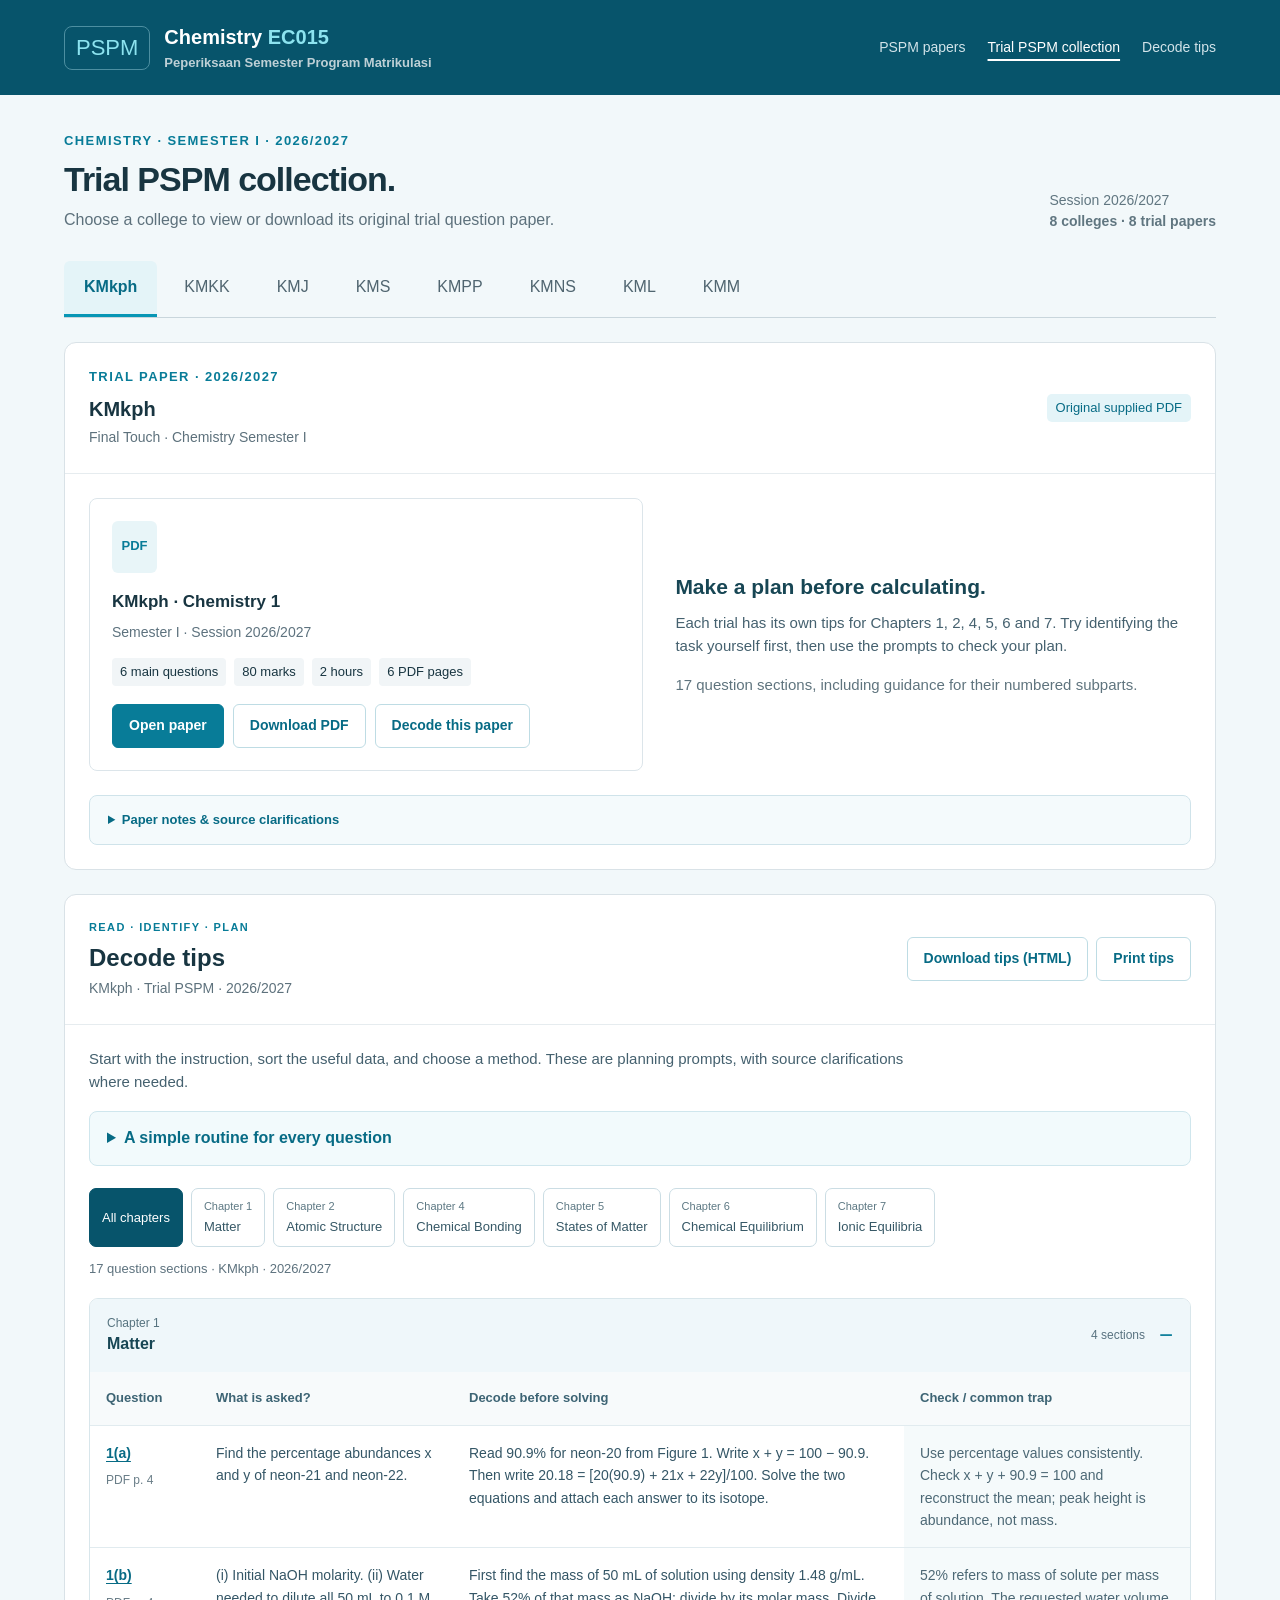
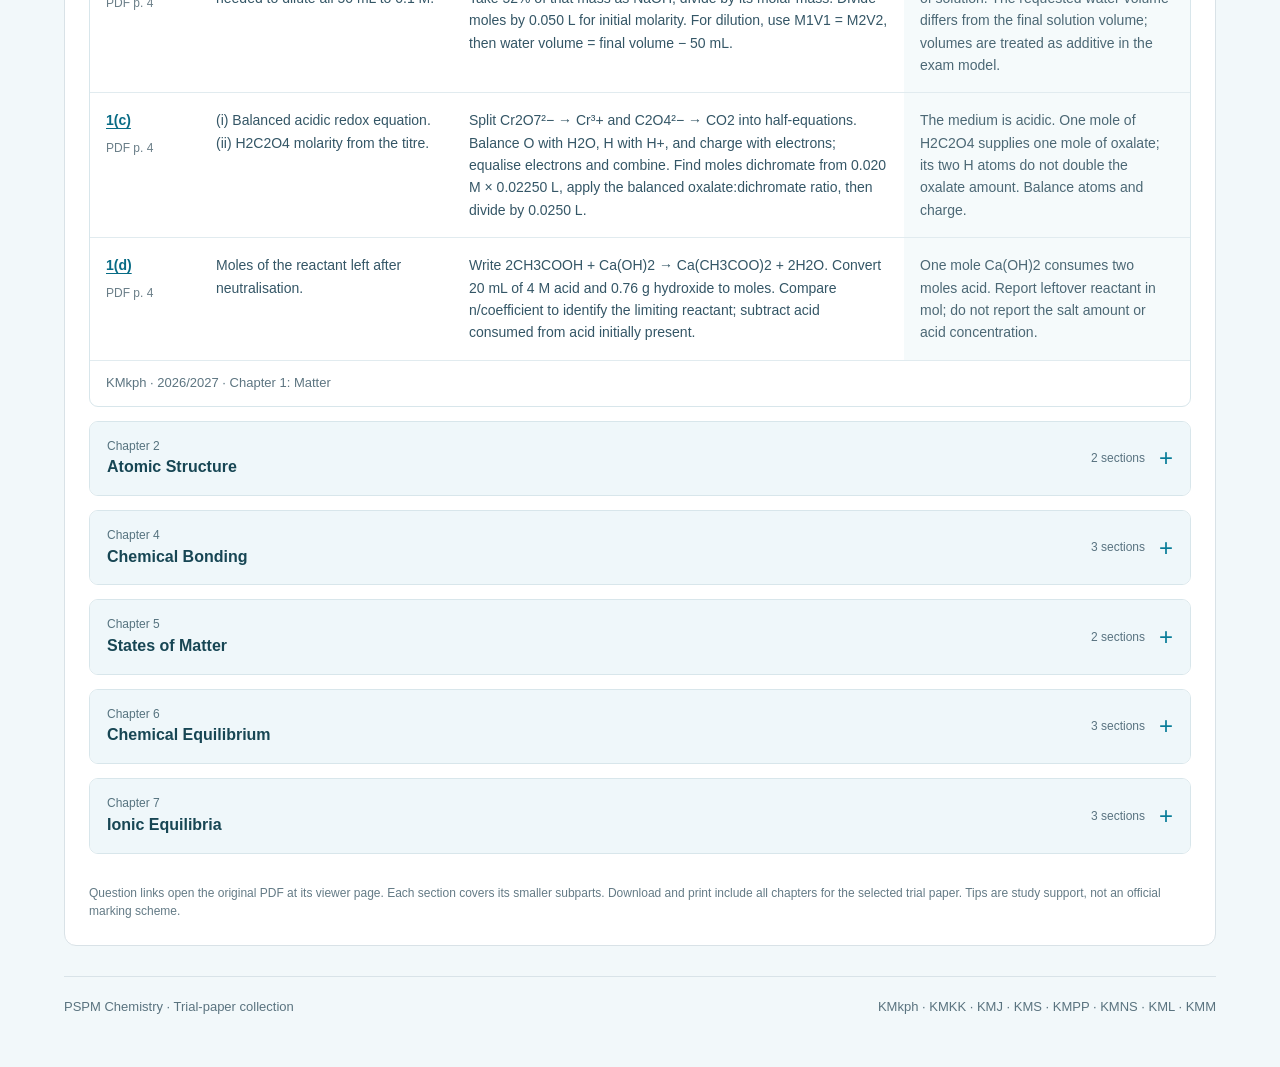
<file: trials.html>
<!doctype html>
<html lang="en">
<head>
  <meta charset="utf-8">
  <meta name="viewport" content="width=device-width,initial-scale=1">
  <title>Trial PSPM collection | Chemistry EC015</title>
  <meta name="description" content="Trial PSPM Chemistry papers for session 2026/2027 from KMkph, KMKK, KMJ, KMS, KMPP, KMNS, KML and KMM.">
  <link rel="icon" type="image/svg+xml" href="data:image/svg+xml,%3Csvg xmlns='http://www.w3.org/2000/svg' viewBox='0 0 32 32'%3E%3Crect width='32' height='32' rx='8' fill='%2307546b'/%3E%3Cpath d='M11 7h10M14 7v8l-6 10h16l-6-10V7' fill='none' stroke='%238ce3ef' stroke-width='2'/%3E%3C/svg%3E">
  <style>
*{box-sizing:border-box}html{scroll-behavior:smooth;scroll-padding-top:22px}body{margin:0;background:#f2f8fa;color:#183541;font-family:Inter,Arial,sans-serif;font-size:16px;line-height:1.55}button,a,summary{-webkit-tap-highlight-color:transparent}button{font:inherit;cursor:pointer}a{color:#076b85;text-underline-offset:3px}button:focus-visible,a:focus-visible,summary:focus-visible{outline:3px solid #0796b5;outline-offset:4px}.skip{position:absolute;top:-80px;left:20px;z-index:10;background:white;padding:12px}.skip:focus{top:10px}header{background:#07546b;color:white;padding:22px 5%;display:flex;justify-content:space-between;align-items:center;gap:24px}.brand{display:flex;align-items:center;gap:14px}.mark{font-size:22px;color:#8ce3ef;border:1px solid #4d8fa1;padding:4px 11px;border-radius:8px}.brand strong{font-size:20px}.brand strong span{color:#8ce3ef}.brand small{display:block;color:#bed0d6;font-size:13px}nav{display:flex;gap:24px}nav a{color:#d2e3e9;text-decoration:none;font-size:14px}nav a:hover{color:white;text-decoration:underline}main{max-width:1360px;margin:auto;padding:36px 5% 50px}.intro{display:flex;justify-content:space-between;align-items:end;gap:20px;margin-bottom:28px}h1{font-size:34px;line-height:1.2;letter-spacing:-1px;margin:0 0 8px}h2{font-size:20px;line-height:1.4;margin:0}h3{font-size:17px;line-height:1.5;margin:0 0 8px}p{margin:0}.muted{color:#5d717c}.small{font-size:14px;margin-top:4px}.micro{font-size:13px;color:#5f747e;margin-top:16px}.label{font-size:13px;font-weight:bold;letter-spacing:1.4px;text-transform:uppercase;color:#087c98;margin-bottom:8px}.scope{font-size:14px;color:#607680}.tabs{display:flex;gap:7px;border-bottom:1px solid #c9d6dc;overflow:auto;margin-bottom:24px}.tabs button{border:0;background:transparent;color:#506570;padding:14px 20px;white-space:nowrap;border-bottom:3px solid transparent}.tabs button[aria-selected=true]{color:#076b85;border-color:#0796b5;background:#e4f4f8;font-weight:bold;border-radius:6px 6px 0 0}.layout{display:grid;grid-template-columns:1fr 1.6fr;gap:24px}.card{background:white;border:1px solid #d9e2e7;border-radius:12px;overflow:hidden}.cardhead{padding:24px;border-bottom:1px solid #e6ecef;display:flex;justify-content:space-between;align-items:center;gap:16px}.badge{font-size:13px;border-radius:5px;padding:4px 9px;background:#edf1f4;color:#506874;white-space:nowrap}.badge.good{background:#e4f4f8;color:#076b85}.paper{margin:24px;border:1px solid #dce5ea;border-radius:8px;padding:22px}.docicon{width:45px;height:52px;background:#e8f5f8;color:#087c98;border-radius:6px;display:grid;place-items:center;font-size:13px;font-weight:bold;margin-bottom:16px}.paper p{font-size:14px;color:#5d727e}.paper-meta{display:flex;gap:8px;flex-wrap:wrap;margin:14px 0 18px}.paper-meta span{background:#f1f5f7;border-radius:4px;padding:4px 8px;font-size:13px}.paper-actions{display:flex;gap:9px;flex-wrap:wrap}.button{display:inline-flex;align-items:center;justify-content:center;text-decoration:none;background:#087c98;color:white;padding:10px 16px;border:1px solid #087c98;border-radius:6px;font-size:14px;font-weight:bold}.button:hover{background:#06647c}.button.secondary{background:white;color:#076b85;border-color:#bedce4}.button.secondary:hover{background:#eef8fb}.textlink{font-size:14px;white-space:nowrap}.note{padding:0 24px 24px;font-size:14px;color:#5c727e}.note.topnote{padding:18px 24px 0}.metrics{display:grid;grid-template-columns:repeat(3,1fr);gap:14px;padding:24px}.metric{background:#f0f7fa;padding:16px;border-radius:8px}.metric strong{font-size:28px;display:block;line-height:1.3;font-variant-numeric:tabular-nums}.metric span{font-size:13px;color:#576e7a}.analysis{padding:0 24px 24px}.legend{display:flex;justify-content:space-between;gap:12px;font-size:13px;color:#59717c;margin-bottom:10px}.chapterbar{width:100%;border:0;background:none;padding:9px 0;display:grid;grid-template-columns:155px 1fr 89px;gap:14px;align-items:center;text-align:left;color:#23404c}.chapterbar:hover .bartrack{background:#dce8eb}.chapterbar[aria-pressed=true]{font-weight:bold}.chapname{font-size:14px;line-height:1.35}.chapname small{display:block;font-size:12px;color:#607783;font-weight:normal}.bartrack{height:18px;border-radius:4px;background:#edf2f5;overflow:hidden}.barfill{display:block;height:100%;border-radius:4px}.barvalue{font-size:14px;text-align:right;font-variant-numeric:tabular-nums}.barvalue small{display:block;color:#647c87;font-size:12px;font-weight:normal}.emptytrack{background:repeating-linear-gradient(135deg,#edf2f5,#edf2f5 6px,#f7f9fa 6px,#f7f9fa 12px)}.empty{padding:24px;color:#5b707d;font-size:16px}.empty h3{color:#203d49}.emptyaction{margin-top:20px;padding:10px 16px;background:#edf1f4;border-radius:6px;color:#526b78;text-align:center;font-size:14px}.notice{font-size:14px;color:#755b25;background:#fff8e6;border:1px solid #eedfae;border-radius:6px;padding:14px 16px;margin-top:16px}.wide{margin-top:24px}.filters{display:flex;gap:8px;flex-wrap:wrap;padding:18px 24px}.filters button,.smallbutton{background:white;border:1px solid #d4dfe4;border-radius:6px;padding:7px 13px;font-size:14px;color:#42606f}.filters button[aria-pressed=true]{background:#07546b;color:white;border-color:#07546b}.filters button:hover,.smallbutton:hover{border-color:#087c98}.filter-count{opacity:.7;margin-left:7px;font-size:13px}.tablewrap{overflow:auto}table{border-collapse:collapse;width:100%;font-size:14px;min-width:740px}caption{text-align:left;padding:12px 24px;font-size:13px;color:#5d7581;caption-side:bottom}th,td{text-align:left;padding:14px 24px;border-bottom:1px solid #e8eef1;vertical-align:top}th{font-size:13px;background:#f7f9fa;color:#506875;font-weight:bold}td:first-child{font-weight:bold}.mappingtable{min-width:800px}.mappingtable th:nth-child(1){width:90px}.mappingtable th:nth-child(2){width:140px}.mappingtable th:nth-child(3){width:90px}.mappingtable th:nth-child(4){width:300px}.mappingtable details{font-weight:normal}.mappingtable summary{cursor:pointer;color:#076b85;font-size:14px}.mappingtable details p{font-size:14px;line-height:1.6;margin:12px 0;color:#405f6e}.cslist{list-style:none;margin:12px 0;padding:0}.cslist li{font-size:14px;color:#3f5d6b;margin:8px 0}.cslist a{font-weight:bold}.related{border-left:2px solid #83bcb4;padding-left:12px}.sourcenote{color:#755b25!important;background:#fff9ea;padding:12px;border-radius:6px}.sourcepage{display:block;font-size:12px;color:#617883;margin-top:5px;font-weight:normal}.chaptertag{font-size:13px;display:inline-block;padding:3px 8px;border-radius:4px;background:#edf2f5}.mapfocus{display:flex;justify-content:space-between;align-items:center;padding:0 24px 16px;gap:14px;font-size:14px;color:#456370}.sectionhead{padding:12px 0 18px}.insights{display:grid;grid-template-columns:repeat(3,1fr);gap:20px}.insight{padding:22px;background:#e4efef;border:1px solid #d1e2e2;border-radius:10px}.insight:nth-child(2){background:#07546b;color:white;border-color:#07546b}.insight:nth-child(3){background:#eef0f7;border-color:#dde1ee}.bigstat{font-size:36px;line-height:1.2;font-weight:bold;margin-bottom:16px;color:#007262}.bigstat span{font-size:20px;font-weight:normal}.insight:nth-child(2) .bigstat{color:#8ce3ef}.insight p{font-size:14px;color:#496570}.insight:nth-child(2) p{color:#c2d8df}.weightcell{border:0;border-radius:5px;padding:6px 10px;text-align:left;font-size:14px;color:#174637;background:#e3f1ec;cursor:pointer;min-width:87px}.weightcell strong{display:block;font-size:16px}.weightcell small{font-size:12px;color:#436b60}.weightcell:hover{outline:2px solid #087c98}.topicname{font-weight:normal!important;max-width:300px}.topicname a{font-weight:bold;color:#385b6b}.freq{white-space:nowrap;font-weight:bold}.freqline{width:65px;height:5px;background:#e7edf0;border-radius:4px;margin-top:8px;overflow:hidden}.freqline span{height:100%;display:block;background:#087c98}.topiccell{text-align:center}.tick{border:1px solid #c7e0d9;background:#e4f2ed;color:#006b56;font-size:16px;font-weight:bold;border-radius:5px;width:38px;height:31px}.tick:hover{background:#c9e9df}.absent{color:#718692;font-size:13px}.supplement-grid{display:grid;grid-template-columns:1fr 1fr;gap:20px;padding:24px}.supplement-item{border:1px solid #d9e4e8;border-radius:8px;padding:18px}.supplement-item p{font-size:14px;color:#5d7581;margin-bottom:16px}.supplement-item .button{padding:8px 12px}.supplement-item button{background:white}.methods{display:grid;grid-template-columns:repeat(3,1fr);gap:24px;padding:24px}.methodnum{font-size:13px;color:#087c98;font-weight:bold;margin-bottom:8px}.methods p{font-size:14px;color:#526d7b}.methoddetails{margin:0 24px 20px;border-top:1px solid #dde6eb;padding-top:16px;font-size:14px}.methoddetails summary{cursor:pointer;font-weight:bold;color:#325666}.methoddetails p{margin:14px 0;color:#526e7c}.inventory{list-style:none;padding:0}.inventory li{margin:16px 0}.inventory small{display:block;font-size:13px;color:#5d7581;margin-top:4px}footer{display:flex;justify-content:space-between;gap:18px;border-top:1px solid #d9e3e8;margin-top:30px;padding-top:20px;font-size:13px;color:#5a737f}.sumrow th{background:white;font-size:14px}.missingcol{color:#647b87}#mapping-content .empty{padding-top:0}@media(max-width:980px){.layout{grid-template-columns:1fr 1.3fr}.chapterbar{grid-template-columns:125px 1fr 80px;gap:10px}.insights{gap:12px}.cardhead{padding:20px}}@media(max-width:760px){main{padding:24px 5% 36px}header{flex-wrap:wrap;padding:18px 5%;gap:16px}nav{gap:24px}.brand small{font-size:12px}.intro{display:block}.scope{margin-top:14px}.layout{grid-template-columns:1fr}h1{font-size:28px}.tabs button{padding:12px 14px}.metrics{gap:8px;padding:18px}.metric{padding:12px}.chapterbar{grid-template-columns:130px 1fr 80px;gap:10px}.analysis{padding:0 18px 20px}.insights,.methods,.supplement-grid{grid-template-columns:1fr}.cardhead{flex-wrap:wrap;align-items:start}.textlink{white-space:normal}.filters{padding:18px}.paper{margin:18px}.note{padding-left:18px;padding-right:18px}.mapfocus{padding-left:18px;padding-right:18px}.badge{white-space:normal}.tablewrap{overscroll-behavior-x:contain}footer{display:block}footer span{display:block;margin-bottom:6px}.methoddetails{margin-left:18px;margin-right:18px}.legend{font-size:12px}.chapname{font-size:14px}}@media(prefers-reduced-motion:reduce){html{scroll-behavior:auto}}
/* Question decoding support, scoped to the selected examination session. */
.sr-only{position:absolute;width:1px;height:1px;padding:0;margin:-1px;overflow:hidden;clip:rect(0,0,0,0);white-space:nowrap;border:0}
.decode-head .label{font-size:11px;margin-bottom:5px}.decode-head h2{font-size:24px}.decode-body{padding:22px 24px 0}.decode-lead{max-width:830px;color:#45616f;font-size:15px}.decode-routine{margin-top:18px;padding:14px 17px;border:1px solid #cfe6ed;border-radius:8px;background:#f2fafc}.decode-routine summary{font-weight:bold;color:#076b85;cursor:pointer}.decode-routine ol{margin:14px 0 0;padding-left:24px;color:#3c5b69;font-size:14px}.decode-routine li+li{margin-top:7px}.decode-sets{border:0;padding:0;margin:20px 0 10px;display:flex;gap:12px;flex-wrap:wrap}.decode-sets legend{font-size:14px;font-weight:bold;margin-bottom:10px}.decode-sets label{display:flex;align-items:center;gap:9px;border:1px solid #bfdde6;border-radius:8px;padding:10px 18px;font-weight:bold;font-size:14px;cursor:pointer}.decode-sets label:has(input:checked){background:#e4f4f8;border-color:#087c98;color:#076b85}.decode-sets input{accent-color:#087c98;width:17px;height:17px;margin:0}.decode-sets input:focus-visible{outline:3px solid #0796b5;outline-offset:3px}.decode-source-note{font-size:13px;color:#5d727e;max-width:840px}.decode-filters{display:flex;gap:8px;flex-wrap:wrap;padding:22px 24px 12px}.decode-filters button{border:1px solid #cbdde4;border-radius:7px;padding:9px 12px;background:white;color:#365866;font-size:13px;text-align:left}.decode-filters button span{display:block;font-size:11px;opacity:.8;margin-bottom:2px}.decode-filters button[aria-pressed=true]{background:#07546b;color:white;border-color:#07546b}.decode-filters button:hover{border-color:#087c98}.decode-status{padding:0 24px 18px;color:#5d727e;font-size:13px}.decode-content{padding:0 24px 4px}.decode-chapter{border:1px solid #d8e6eb;border-radius:9px;margin-bottom:14px;overflow:hidden}.decode-chapter>summary{display:flex;justify-content:space-between;align-items:center;gap:14px;background:#eff7fa;padding:15px 17px;cursor:pointer;list-style:none}.decode-chapter>summary::-webkit-details-marker{display:none}.decode-chapter>summary:after{content:'+';font-size:24px;color:#087c98;line-height:1}.decode-chapter[open]>summary:after{content:'−'}.decode-chapter>summary>span:first-child{flex:1}.decode-chapter>summary small{display:block;color:#56737f;font-size:12px}.decode-chapter>summary strong{font-size:16px;color:#174654}.decode-count{font-size:12px;color:#597380;white-space:nowrap}.decode-table-wrap{overflow-x:auto}.decode-table{min-width:0;width:100%;table-layout:fixed;font-size:14px;line-height:1.6}.decode-table caption{padding:12px 16px;caption-side:bottom}.decode-table th,.decode-table td{padding:16px;border-bottom:1px solid #e1ebef;overflow-wrap:break-word}.decode-table thead th{background:#f7fafb;color:#3d6474}.decode-table thead th:nth-child(1){width:10%}.decode-table thead th:nth-child(2){width:23%}.decode-table thead th:nth-child(3){width:41%}.decode-table thead th:nth-child(4){width:26%}.decode-table tbody th{background:white;color:#076b85;font-size:14px}.decode-table tbody th small{display:block;margin-top:7px;font-size:11px;font-weight:normal;color:#6a7e88}.decode-table td{font-weight:normal;color:#345666}.decode-table .decode-check{background:#f5fafb;color:#4c6875}.decode-table sub{font-size:.75em;line-height:0}.decode-footnote{padding:12px 24px 24px;font-size:12px;color:#647b86}.decode-download{white-space:nowrap}
@media(max-width:900px){.decode-table thead th:nth-child(1){width:11%}.decode-table thead th:nth-child(2){width:23%}.decode-table thead th:nth-child(3){width:38%}.decode-table thead th:nth-child(4){width:28%}.decode-table th,.decode-table td{padding:12px;font-size:13px}}
@media(max-width:760px){.decode-body{padding:18px 18px 0}.decode-filters{padding:20px 18px 12px;display:grid;grid-template-columns:1fr 1fr;gap:7px}.decode-filters button:first-child{grid-column:1/-1}.decode-status{padding:0 18px 16px}.decode-content{padding:0 18px 4px}.decode-footnote{padding:10px 18px 20px}.decode-table{display:block;table-layout:auto}.decode-table caption{display:block}.decode-table thead{position:absolute;width:1px;height:1px;overflow:hidden;clip:rect(0,0,0,0)}.decode-table tbody{display:block}.decode-table tbody tr{display:block;padding:14px 16px;border-bottom:1px solid #cddfe6}.decode-table tbody tr:nth-child(even){background:#f8fbfc}.decode-table tbody th,.decode-table tbody td{display:block;width:100%;padding:7px 0;border:0;background:none;font-size:14px}.decode-table tbody th{padding-bottom:10px;font-size:16px}.decode-table tbody th small{display:inline;margin-left:12px}.decode-table td:before{content:attr(data-label);display:block;font-weight:bold;color:#174654;font-size:12px;margin-bottom:3px}.decode-table .decode-check{padding:12px;margin-top:5px;background:#edf6f8;border-radius:6px}.decode-chapter>summary{padding:14px}.decode-count{font-size:11px}}

</style>
  <style>
nav{flex-wrap:wrap;gap:12px 22px}nav a[aria-current="page"]{color:white;text-decoration:underline;text-decoration-thickness:2px;text-underline-offset:7px}
.trial-paper-layout{display:grid;grid-template-columns:1.1fr 1fr;align-items:center}.trial-guidance{padding:24px 32px 24px 8px;color:#45616f;max-width:560px}.trial-guidance h3{font-size:21px;color:#174654}.trial-guidance p{font-size:15px}.trial-notes{margin:0 24px 24px;background:#f4fafc;border:1px solid #cfe3ea;border-radius:8px;padding:14px 18px;font-size:13px;color:#486571}.trial-notes summary{cursor:pointer;font-weight:bold;color:#076b85}.trial-notes ul{margin:12px 0 0;padding-left:20px}.trial-notes li+li{margin-top:8px}.trial-tip-actions{display:flex;flex-wrap:wrap;gap:8px}.decode-table tbody th small{font-size:12px}.decode-table{font-variant-numeric:tabular-nums}.decode-table th,.decode-table td{white-space:pre-line}
@media(max-width:760px){.trial-paper-layout{grid-template-columns:1fr}.trial-guidance{padding:0 18px 22px}.trial-guidance h3{font-size:18px}.trial-notes{margin:0 18px 20px}.decode-filters button{min-width:0;overflow-wrap:anywhere}.trial-tip-actions{width:100%}nav{gap:12px 18px}header{align-items:flex-start}}
@media print{body{background:white;font-size:11pt}header,.intro,#trial-tabs,#trial-paper-card,.decode-filters,.decode-status,.trial-tip-actions,.skip,footer{display:none!important}main{padding:0;max-width:none}.card{border:0}.decode-head,.decode-body,.decode-content{padding:8px 0}.decode-routine,.decode-footnote{display:none}.decode-chapter{break-inside:auto;overflow:visible}.decode-chapter>summary:after{display:none}.decode-table,.decode-table tbody{display:table;width:100%;table-layout:fixed}.decode-table thead{display:table-header-group;position:static;width:auto;height:auto;clip:auto}.decode-table tbody{display:table-row-group}.decode-table tr{display:table-row!important;break-inside:avoid}.decode-table th,.decode-table td{display:table-cell!important;padding:8px!important;font-size:9pt!important;border:1px solid #cfdee4!important}.decode-table td:before{display:none}.decode-table caption{display:table-caption}a{color:#183541;text-decoration:none}.wide{margin-top:0}}

</style>
  
  
</head>
<body>
  <a class="skip" href="#trial-papers">Skip to trial papers</a>
  <header>
    <div class="brand"><div class="mark" aria-hidden="true">PSPM</div><strong>Chemistry <span>EC015</span><small>Peperiksaan Semester Program Matrikulasi</small></strong></div>
    <nav aria-label="Portal sections"><a href="index.html#papers">PSPM papers</a><a href="trials.html" aria-current="page">Trial PSPM collection</a><a href="#trial-decode">Decode tips</a></nav>
  </header>
  <main>
    <div class="intro">
      <div><div class="label">Chemistry · Semester I · 2026/2027</div><h1>Trial PSPM collection.</h1><p class="muted">Choose a college to view or download its original trial question paper.</p></div>
      <div class="scope">Session 2026/2027<br><strong>8 colleges · 8 trial papers</strong></div>
    </div>
    <section id="trial-papers" aria-label="Trial examination paper collection">
      <div class="tabs" role="tablist" aria-label="Trial paper" id="trial-tabs"></div>
      <section id="trial-panel" role="tabpanel">
        <section class="card" id="trial-paper-card" aria-label="Selected trial paper"></section>
        <section class="card wide" id="trial-decode" aria-labelledby="trial-decode-title"></section>
      </section>
    </section>
    <footer><span>PSPM Chemistry · Trial-paper collection</span><span>KMkph · KMKK · KMJ · KMS · KMPP · KMNS · KML · KMM</span></footer>
    <noscript><p>Open the supplied papers directly: <a href="trial-kmkph-2026-2027.pdf">KMkph</a>, <a href="trial-kmkk-2026-2027.pdf">KMKK</a>, <a href="trial-kmj-2026-2027.pdf">KMJ</a>, <a href="trial-kms-2026-2027.pdf">KMS</a>, <a href="trial-kmpp-2026-2027.pdf">KMPP</a>, <a href="trial-kmns-2026-2027.pdf">KMNS</a>, <a href="trial-kml-2026-2027.pdf">KML</a>, <a href="trial-kmm-2026-2027.pdf">KMM</a>.</p></noscript>
  </main>

<script>
window.TRIAL_PSPM_DATA = [{"id":"kmkph","label":"KMkph","url":"trial-kmkph-2026-2027.pdf","pages":6,"session":"2026/2027","subtitle":"Final Touch · Chemistry Semester I","notes":["The cover names this paper “Final Touch”. KMkph is the supplied file label.","The constants page prints Kw as 1.00 × 10^-4. At 25°C use Kw = 1.00 × 10^-14; confirm this source typo with your lecturer.","Question 6(c) needs a stated assumption about sulfate in sulfuric acid. See its decoding note."],"rows":[{"ref":"1(a)","chapter":1,"page":4,"target":"Find the percentage abundances x and y of neon-21 and neon-22.","plan":"Read 90.9% for neon-20 from Figure 1. Write x + y = 100 − 90.9. Then write 20.18 = [20(90.9) + 21x + 22y]/100. Solve the two equations and attach each answer to its isotope.","check":"Use percentage values consistently. Check x + y + 90.9 = 100 and reconstruct the mean; peak height is abundance, not mass."},{"ref":"1(b)","chapter":1,"page":4,"target":"(i) Initial NaOH molarity. (ii) Water needed to dilute all 50 mL to 0.1 M.","plan":"First find the mass of 50 mL of solution using density 1.48 g/mL. Take 52% of that mass as NaOH; divide by its molar mass. Divide moles by 0.050 L for initial molarity. For dilution, use M1V1 = M2V2, then water volume = final volume − 50 mL.","check":"52% refers to mass of solute per mass of solution. The requested water volume differs from the final solution volume; volumes are treated as additive in the exam model."},{"ref":"1(c)","chapter":1,"page":4,"target":"(i) Balanced acidic redox equation. (ii) H2C2O4 molarity from the titre.","plan":"Split Cr2O7²− → Cr³+ and C2O4²− → CO2 into half-equations. Balance O with H2O, H with H+, and charge with electrons; equalise electrons and combine. Find moles dichromate from 0.020 M × 0.02250 L, apply the balanced oxalate:dichromate ratio, then divide by 0.0250 L.","check":"The medium is acidic. One mole of H2C2O4 supplies one mole of oxalate; its two H atoms do not double the oxalate amount. Balance atoms and charge."},{"ref":"1(d)","chapter":1,"page":4,"target":"Moles of the reactant left after neutralisation.","plan":"Write 2CH3COOH + Ca(OH)2 → Ca(CH3COO)2 + 2H2O. Convert 20 mL of 4 M acid and 0.76 g hydroxide to moles. Compare n/coefficient to identify the limiting reactant; subtract acid consumed from acid initially present.","check":"One mole Ca(OH)2 consumes two moles acid. Report leftover reactant in mol; do not report the salt amount or acid concentration."},{"ref":"2(a)","chapter":2,"page":4,"target":"(i) Transition for line C. (ii) Photon energy for B. (iii) Longest-wavelength labelled line. Continues on PDF p. 5.","plan":"Ultraviolet identifies the Lyman series, so all emission transitions end at n = 1. A is the first line (n = 2 → 1); count successive initial levels to C. Read B’s frequency as 2.93 × 10^15 s−1 and use E = hν. For wavelength, use λ = c/ν and choose the lowest frequency.","check":"Use the line labels and frequencies from Figure 2 on p. 4. Photon energy is positive in J per photon; electron energy change for emission is negative."},{"ref":"2(b)","chapter":2,"page":5,"target":"(i) Neutral Y configuration. (ii) Valence orbital shapes. (iii) Quantum numbers for the fifth electron of Y3+. (iv) Number of l = 0 electrons in Y3+.","plan":"Y3+ has 28 electrons, so neutral Y has 31. Write the atom and ion configurations separately. Sketch the atom’s valence s and p orbitals. For the fifth electron, count from 1s in the ion and place it in a labelled orbital diagram. For l = 0, add all occupied s-subshell electrons in the ion.","check":"38 neutrons do not enter the electronic configuration. The fifth electron overall is not the fifth valence electron. State your m_l box-order convention."},{"ref":"3(a)","chapter":4,"page":5,"target":"(i) Lewis structures of ClF3 and ClF4−. (ii) Shapes. (iii) Octet exceptions. (iv) Hybridisation diagram for ClF4−.","plan":"Count all valence electrons, adding one for the anion. Complete terminal F octets and place remaining pairs on Cl. Count bonding and lone-pair domains: ClF3 is AX3E2; ClF4− is AX4E2. Use these for molecular shapes and the course-model orbital mixing diagram for six domains.","check":"Draw all lone pairs and bracket the ion with its charge. Molecular shape excludes lone pairs. Use the EC015 sp3d/sp3d2 model when requested; it is a course model of hypervalent bonding."},{"ref":"3(b)","chapter":4,"page":5,"target":"(i) Resonance contributors for SCN−. (ii) Most plausible contributor, justified by formal charges.","plan":"Keep the S–C–N skeleton fixed and count 16 valence electrons. Change bond orders and lone pairs while keeping valid octets. For every atom use formal charge = valence electrons − nonbonding electrons − half the bonding electrons. Compare charge separation and the location of negative charge.","check":"Do not move atoms or use equilibrium arrows for resonance. Every contributor must total −1. In the formal-charge/electronegativity comparison, state the criterion used; real SCN− has delocalised bonding."},{"ref":"3(c)","chapter":4,"page":5,"target":"Explain why H2O boils higher than H2S despite their similar shape.","plan":"Identify the intermolecular forces in each pure substance. Connect the O–H bonds and oxygen lone pairs to hydrogen bonding between water molecules. Compare the energy needed to separate those molecules with that for H2S.","check":"Boiling overcomes intermolecular attractions. It does not break the O–H or S–H covalent bonds. Similar molecular shape does not imply identical intermolecular forces."},{"ref":"4(a)","chapter":5,"page":5,"target":"(i) Molar mass from gas density. (ii) New volume at constant pressure. (iii) Conditions for real-gas behaviour.","plan":"For (i), use M = dRT/P with 2.64 g/L, T = 310 + 273.15 K, and P = 775/760 atm. For (ii), use V1/T1 = V2/T2 with 2.5 L and the stated final temperature, read as 400°C. For (iii), connect low temperature and high pressure to attractions and molecular volume.","check":"Match R to pressure/volume units. Convert both temperatures to kelvin. The final temperature is typeset “400⁰C”; confirm if your copy is unclear."},{"ref":"4(b)","chapter":5,"page":6,"target":"(i) Labelled phase diagram of X. (ii) Explain the difference from water’s fusion-line slope.","plan":"Put pressure vertically and temperature horizontally. Mark the triple point at −57°C, 5.1 atm and critical point at 31°C, 73 atm. Join the three phase boundaries and label regions. Solid X is denser than its liquid, so draw a positive solid–liquid slope; contrast water’s less-dense ice and negative slope.","check":"The critical point ends the liquid–gas boundary. Label the solid–liquid boundary separately; do not use the water slope for X."},{"ref":"5(a)","chapter":6,"page":6,"target":"Kp for the stated photosynthesis equilibrium at 31°C.","plan":"Write Kc = [O2]^6/([CO2]^6[H2O]^6); omit solid glucose. Substitute the given equilibrium concentrations, then use Kp = Kc(RT)^Δn. Count gaseous coefficients only: Δn = 6 − (6 + 6) = −6. Use T = 304.15 K.","check":"The coefficients become powers; this question is not a simple ratio of concentrations. Use the gas-constant units required for the pressure convention."},{"ref":"5(b)","chapter":6,"page":6,"target":"Initial concentrations of CO2 and H2O when products were initially absent.","plan":"Create an ICE table with changes −6x, −6x, +x(solid), +6x for the equation as written. Since initial O2 = 0, set 6x = [O2]eq. Add the consumed amount 6x back to each reactant’s equilibrium concentration.","check":"Work backwards from equilibrium. CO2, H2O and O2 have equal gaseous coefficients here; do not add six times the measured O2 concentration again."},{"ref":"5(c)","chapter":6,"page":6,"target":"How increasing temperature changes Kp.","plan":"Underline ΔH > 0: the forward direction is endothermic. Treat heat as a reactant. Heating favours the forward reaction, so relate the increased product-to-reactant equilibrium ratio to Kp.","check":"State the change in Kp, not only the direction of the shift. A catalyst or pressure change at fixed temperature would not change Kp."},{"ref":"6(a)","chapter":7,"page":6,"target":"(i) Conjugate bases of HCN and C6H5COOH. (ii) Stronger acid with a Ka reason.","plan":"Remove one H+ from each acid and reduce its charge by one. Compare the two given Ka values: the larger Ka means a greater fraction dissociates and hence a stronger acid.","check":"A more negative exponent means a smaller value. Compare Ka numerically; count the charge correctly for CN− and C6H5COO−."},{"ref":"6(b)","chapter":7,"page":6,"target":"(i) Reaction equations. (ii) Final pH and acidic/basic nature after mixing NH3 and HCl.","plan":"Begin with NH3 + H+ → NH4+. Find initial moles: 0.200 × 0.30 for NH3 and 0.100 × 0.20 for HCl. Subtract the acid moles to find remaining NH3 and formed NH4+. Both survive, so use the base buffer relation pOH = pKb + log(nNH4+/nNH3), then pH = 14 − pOH at 25°C. Include NH3 + H2O ⇌ NH4+ + OH− when explaining equilibrium.","check":"This mixture is before equivalence. Neutralisation comes before equilibrium; do not use initial NH3 concentration in a weak-base-only formula. Use Kw = 10^-14 at 25°C despite the constants-page typo."},{"ref":"6(c)","chapter":7,"page":6,"target":"Molar solubility of Ag2SO4 in 1.0 M H2SO4.","plan":"Write Ag2SO4(s) ⇌ 2Ag+ + SO4²− and Ksp = [Ag+]²[SO4²−]. Let the dissolved salt be s, giving [Ag+] = 2s. If the intended exam model assumes background [SO4²−] = 1.0 M, write Ksp = (2s)²(1.0 + s), approximate only after stating that assumption.","check":"Source clarification: H2SO4 does not supply exactly 1.0 M free SO4²− in a rigorous model; HSO4− dissociation and activities matter. No Ka2 is supplied. Confirm the intended simplification with your lecturer; do not double the sulfate concentration."}]},{"id":"kmkk","label":"KMKK","url":"trial-kmkk-2026-2027.pdf","pages":10,"session":"2026/2027","subtitle":"Program Jelajah Prestasi · Pre-PSPM","notes":["The tips follow the visible question pages. The PDF contains duplicated hidden text; the visible 1(b) has two subparts about HNO3."],"rows":[{"ref":"1(a)","chapter":1,"page":5,"target":"(i) Relative atomic mass of Ga. (ii) Complete notation for the 69Ga3+ ion.","plan":"Multiply each isotopic mass by its fractional abundance and add. For notation, place the mass number at upper left, Ga’s proton number at lower left, and 3+ at upper right.","check":"Use 68.926 and 70.925 for the weighted mean, not the rounded mass numbers. Losing electrons changes charge, not mass number or proton number."},{"ref":"1(b)","chapter":1,"page":5,"target":"(i) Molality of concentrated HNO3. (ii) Stock volume for 250.0 mL of 0.705 M dilute acid.","plan":"Take 100 g of stock: 68.0 g HNO3 and 32.0 g water. Divide acid moles by 0.0320 kg solvent for molality. For dilution, first obtain stock molarity from the same acid moles divided by stock volume (100 g ÷ 1.4 g/mL, converted to L), then use MstockVstock = 0.705 × 0.2500.","check":"Molality uses kg solvent; molarity uses L solution. The visible paper asks two HNO3 subparts; ignore the duplicated hidden text mentioning KCl that some text readers expose."},{"ref":"1(c)","chapter":1,"page":5,"target":"Balance permanganate + sulfite → MnO2 + sulfate in basic medium.","plan":"Form reduction and oxidation half-equations. Balance atoms and charge, equalise electron transfer, then convert any H+ to water by adding equal OH− to both sides and cancel water. Alternatively balance directly with H2O/OH− in basic solution.","check":"The reduction product is MnO2, not Mn2+. The final equation must conserve charge and atoms and contain no uncancelled H+."},{"ref":"1(d)","chapter":1,"page":5,"target":"Mass of the excess reactant remaining after P4 reacts with Cl2.","plan":"Convert 15.5 g P4 and 45.0 g Cl2 to moles. Compare n(P4)/1 with n(Cl2)/6 using P4 + 6Cl2 → 4PCl3. Determine how much excess reactant is consumed by the limiting amount; subtract from its starting moles and convert the remainder to grams.","check":"P4 and Cl2 are molecules: use their molecular molar masses. The larger starting mass does not necessarily identify the excess reactant."},{"ref":"2(a)","chapter":2,"page":6,"target":"(i) Wavelength in nm and frequency of Brackett line R. (ii) Highest-energy labelled line.","plan":"Brackett transitions end at n = 4. Count P as 5 → 4, Q as 6 → 4, then R as 7 → 4. Use 1/λ = RH(1/4² − 1/7²), then ν = c/λ. Compare initial levels for the labelled lines to identify the greatest energy drop.","check":"The lines converge to the right; the horizontal spacing is schematic. Use RH in m−1, calculate λ in m, then convert to nm. Highest energy means highest frequency."},{"ref":"2(b)","chapter":2,"page":6,"target":"(i) Configuration of Z2+ (Z = 29). (ii) Quantum numbers for the seventh 3d electron. (iii) Neutral copper anomaly.","plan":"Identify copper. Write the neutral anomalous configuration [Ar]3d10 4s1, then remove 4s before 3d to obtain the 2+ ion. Fill five labelled 3d boxes singly before pairing and locate the seventh electron in that subshell. Explain neutral copper using the relative stability of a filled 3d subshell.","check":"The highest-energy occupied subshell of Cu2+ is 3d. “Seventh electron” refers here to that subshell, not the seventh electron overall. State the m_l ordering used; neutral Cu and Cu2+ are different."},{"ref":"3(a)","chapter":4,"page":7,"target":"Two possible NO2+ Lewis structures and the most plausible one.","plan":"Count 5 + 2(6) − 1 = 16 valence electrons. Keep the O–N–O skeleton, draw two valid distributions of bond orders/lone pairs, and calculate all formal charges. Prefer full octets, then minimise charge separation and justify the location of charge.","check":"NO2+ is not nitrite (NO2−). Second-period N cannot exceed its octet. All formal charges must sum to +1; include the ion brackets."},{"ref":"3(b)","chapter":4,"page":7,"target":"(i) ICl2− hybridisation diagram. (ii) Labelled sigma orbital overlap.","plan":"Draw its Lewis structure and count five electron domains at iodine: two bonds and three lone pairs, AX2E3. Use the course-model sp3d diagram, assigning the three lone pairs equatorially. Draw the two axial hybrid orbitals overlapping end-on with chlorine p orbitals and label the two σ bonds.","check":"The electron-domain arrangement is trigonal bipyramidal; the molecular shape is linear. Do not draw π overlap. Use the EC015 hybridisation model requested by the question."},{"ref":"3(c)","chapter":4,"page":7,"target":"Explain methanol’s higher boiling point than dimethyl ether.","plan":"Inspect whether each pure liquid has an O–H hydrogen-bond donor. Methanol molecules can hydrogen-bond to one another; dimethyl ether has no O–H bond and has dipole–dipole plus dispersion attractions. Link stronger overall attractions to more energy for boiling.","check":"An oxygen atom alone does not make a pure liquid hydrogen-bond to itself. Compare intermolecular forces rather than the strength of C–O bonds."},{"ref":"4(a)","chapter":5,"page":8,"target":"(i) Initial total gas pressure in Pa. (ii) H2 partial pressure after expansion and heating.","plan":"Convert 5.04 g N2 and 0.640 g H2 to moles. For (i), use total moles in P = nRT/V with 6.00 dm³ and 300.15 K. For (ii), H2 moles stay unchanged; use only n(H2), the combined 10.00 dm³ volume, and 360.15 K in p(H2) = n(H2)RT/V.","check":"For R = 8.314, convert dm³ to m³ to obtain Pa. The final volume is 6.00 + 4.00 dm³. Total pressure and hydrogen partial pressure use different mole counts."},{"ref":"4(b)","chapter":5,"page":8,"target":"(i) Why water’s fusion line slopes negatively. (ii) Judge the melting claim below the triple-point pressure.","plan":"Connect ice’s lower density to its larger molar volume: pressure favours the denser liquid, so melting temperature falls as pressure rises. For (ii), trace a constant-pressure horizontal path below the triple point; it crosses the solid–gas boundary without entering the liquid region.","check":"Below the triple-point pressure the solid sublimes; it does not melt first. Use phase regions and boundaries to justify your conclusion."},{"ref":"5(a)","chapter":6,"page":9,"target":"(i) Kp and Kc at 298 K. (ii) H2S equilibrium pressure when NH3 is already present.","plan":"Omit NH4HS(s) from Kp. In the initially evacuated flask, equal gas coefficients mean each gas supplies half of 0.600 atm. Multiply the two partial pressures for Kp, then use Kp = Kc(RT)². In the separate experiment, set p(H2S) = x and p(NH3) = 0.500 + x; solve x(0.500 + x) = Kp.","check":"0.600 atm is total pressure, not each partial pressure. In the second experiment the two gas pressures are unequal. Use the positive root and the same 298 K constant."},{"ref":"5(b)","chapter":6,"page":9,"target":"Deduce the sign of ΔH by comparing Kp at 298 K and 318 K.","plan":"Compare the Kp calculated in 5(a)(i) with 0.30 atm² at the higher temperature. Decide whether heating favours products; if it does, heat is consumed in the forward decomposition, indicating an endothermic reaction.","check":"Compare equilibrium constants at two temperatures, not total pressures. State both endothermic/exothermic and why the observed K change supports it."},{"ref":"6(a)","chapter":7,"page":10,"target":"(i) Buffer reaction when acid is added. (ii) pH of the HNO2/NO2− mixture.","plan":"Identify the weak acid HNO2 and its conjugate base NO2−. Added H+ is consumed by NO2− to form HNO2; write that equation. Find moles of each from 0.200 × 0.15 and 0.300 × 0.20. Use pH = pKa + log(nNO2−/nHNO2), where pKa = −log(4.95 × 10^-4).","check":"These are already a conjugate pair, so do not subtract them as though a strong acid were neutralising a base. The common total volume cancels in the ratio; stock concentrations alone cannot be used because the volumes differ."},{"ref":"6(b)","chapter":7,"page":10,"target":"(i) CaF2 molar solubility in water. (ii) Effect of added Ca(NO3)2.","plan":"Write CaF2(s) ⇌ Ca2+ + 2F−. If molar solubility is s, then [Ca2+] = s and [F−] = 2s. Substitute into Ksp = [Ca2+][F−]² = 4s³. For added calcium nitrate, identify Ca2+ as the common ion and explain the shift toward undissolved solid.","check":"Molar solubility is moles of CaF2 per litre, not the fluoride concentration. Adding a common ion lowers solubility at the same temperature; Ksp stays constant."}]},{"id":"kmj","label":"KMJ","url":"trial-kmj-2026-2027.pdf","pages":10,"session":"2026/2027","subtitle":"Kolej Matrikulasi Johor · Chemistry Semester I","notes":["Question 6(b) specifies “0.2 M PbSO4 solution”. PbSO4 is sparingly soluble; the free Pb2+ concentration is not established by that wording. Confirm the intended common-ion salt or concentration with your lecturer.","The tips state the course assumptions for the quantum-number and hypervalent-bonding questions."],"rows":[{"ref":"1(a)","chapter":1,"page":4,"target":"Percentage abundances of neon-21 and neon-22.","plan":"Read 90.48% for neon-20. Let neon-21 = a and neon-22 = b. Use a + b = 9.52 and 20.18 = [20(90.48) + 21a + 22b]/100. Solve simultaneously, labelling both answers.","check":"This graph uses 90.48%, unlike KMkph’s 90.9%. Do not copy abundances from another set. Recalculate the weighted mean as a check."},{"ref":"1(b)","chapter":1,"page":4,"target":"Empirical formula of the C/H/O compound from combustion data.","plan":"Find n(C) from 14.67 g CO2 ÷ M(CO2). Find n(H) as twice 6.00 g H2O ÷ M(H2O). Convert these to C and H masses; subtract both from the original 10.00 g to get the oxygen mass. Convert O to moles, divide all mole amounts by the smallest, then make whole-number ratios.","check":"Oxygen in the original compound is found by mass difference; the oxygen in CO2/H2O also includes oxygen supplied for burning. The answer is the simplest formula ratio."},{"ref":"1(c)","chapter":1,"page":4,"target":"Convert 12.5 molal H3PO4 with density 1.685 g/mL to molarity.","plan":"Choose 1.000 kg of solvent, which contains 12.5 mol H3PO4. Find solute mass from moles × molar mass. Add solvent mass to obtain solution mass, use density to find solution volume, and convert it to litres. Molarity = 12.5 mol ÷ solution volume in L.","check":"12.5 molal means per kg solvent, not per kg solution. Include the solute mass before converting mass to solution volume."},{"ref":"1(d)","chapter":1,"page":5,"target":"Balance dichromate + iodide → Cr3+ + iodine in basic medium.","plan":"Separate the dichromate reduction and iodide oxidation half-equations. Balance atoms/charge and equalise electrons; neutralise H+ with equal OH− on both sides and cancel water to reach a basic-medium equation.","check":"Check both total charge and each element. Follow the products supplied in the question; in real basic solution Cr3+ may precipitate as hydroxide, which this formal balancing exercise does not specify."},{"ref":"1(e)","chapter":1,"page":5,"target":"(i) Theoretical NH3 mass. (ii) Percentage yield using 18.50 g collected.","plan":"At room temperature use the paper’s molar volume of 24 dm³/mol. Convert both gas volumes to moles and compare n(N2)/1 with n(H2)/3. Use the limiting amount and 2 mol NH3 per stoichiometric reaction to get theoretical mass. Percentage yield = actual mass/theoretical mass × 100.","check":"Convert from limiting reactant, not simply the smaller gas volume. The 18.50 g is actual yield; theoretical yield comes from stoichiometry."},{"ref":"2(a)","chapter":2,"page":6,"target":"(i) Wavelength in nm. (ii) Hydrogen emission transition.","plan":"Use λ = c/ν with ν = 7.56 × 10^14 s−1; convert metres to nm. Visible hydrogen emission identifies the Balmer series, with final n = 2. Substitute λ into 1/λ = RH(1/2² − 1/ni²), solve ni, and write the downward transition.","check":"Use λ in metres in the Rydberg equation. Allow for rounding to a nearby integer level. An emission transition has ni > nf."},{"ref":"2(b)","chapter":2,"page":6,"target":"Ionisation energy of gaseous hydrogen in kJ/mol.","plan":"The Lyman reference means start from the ground state, n = 1. Ionisation is the transition 1 → infinity, where electron energy becomes zero. Calculate the positive energy gap per atom, multiply by Avogadro’s constant, then divide by 1000 for kJ/mol.","check":"Ionisation requires positive energy. A per-atom energy in joules is not yet a molar energy; include both the Avogadro and kJ conversions."},{"ref":"2(c)","chapter":2,"page":6,"target":"(i) X configuration. (ii) Valence orbital diagram. (iii) Orbital shape for the 23rd electron.","plan":"Interpret n = 4, l = 1 as 4p. Under the intended assumption that the two given electrons are the only highest-subshell electrons, finish with 4p² after [Ar]3d10 4s2. Fill separate 4p boxes with parallel spins. Count the 23rd electron using the filling sequence; it lies in 3d, so sketch a correctly labelled d orbital.","check":"Source clarification: two listed quantum-number sets alone do not prove there are no other 4p electrons. State the intended 4p² assumption. Degenerate orbital-box order is a convention; use one consistently rather than guessing an unlabelled orientation."},{"ref":"3(a)","chapter":4,"page":7,"target":"(i) BF3 Lewis structure and octet exception. (ii) Formal charges of each NCO− contributor and the best contributor.","plan":"For BF3, count valence electrons and draw three B–F bonds with terminal F octets; count only six electrons around B. For each supplied N–C–O resonance structure, compute formal charge on N, C and O separately. Compare full octets, charge separation and which atom carries negative charge.","check":"BF3 has an incomplete boron octet, not an expanded one. Every NCO− contributor must total −1. Do not redraw different atom connectivities."},{"ref":"3(b)","chapter":4,"page":7,"target":"(i) SF2 shape and bond-angle prediction. (ii) Polarity.","plan":"Draw its Lewis structure: two bonding pairs and two lone pairs at S, AX2E2. Identify a bent molecular shape with a bond angle compressed below the ideal tetrahedral angle. Draw S–F bond dipoles and decide whether their vectors cancel in that bent geometry.","check":"Tetrahedral describes the electron-domain arrangement, not the molecular shape. Do not assume the exact water angle for SF2; qualitative VSEPR predicts an angle below 109.5°. State an approximation rather than inventing an exact value from the domain count alone."},{"ref":"3(c)","chapter":4,"page":7,"target":"(i) Hybridisation of P in PCl6−. (ii) Orbital overlaps with labelled bonds.","plan":"Count six P–Cl bonding domains and no lone pair at central P. Use the EC015 sp3d2 hybridisation model for the octahedral arrangement, drawing the requested orbital mixing/occupancy. Show six end-on overlaps with chlorine p orbitals and label the six σ bonds.","check":"The formula PCl6− and −1 charge determine the electron count, despite the cation-like name in the paper. This is the course hybridisation model; do not introduce π bonds."},{"ref":"3(d)","chapter":4,"page":7,"target":"Compare boiling points of water and hydrogen sulfide with reasons.","plan":"Identify hydrogen bonding between H2O molecules and dipole–dipole/dispersion forces between H2S molecules. Explain how stronger intermolecular attraction in water means more energy is required to separate its molecules, yielding the higher boiling point.","check":"Give the order and its cause. Boiling does not require breaking the O–H covalent bonds; hydrogen bonded to sulfur does not give the strong hydrogen bonding used in this course model."},{"ref":"4(a)","chapter":5,"page":8,"target":"Mass of HCl that reacted, using hydrogen collected over water.","plan":"Subtract water vapour pressure: p(H2) = 762 − 19.8 mmHg. Convert pressure to atm, volume 420 mL to L, and temperature 22°C to K. Use n(H2) = pV/RT, then the ratio Mg + 2HCl → MgCl2 + H2 to obtain n(HCl). Convert HCl moles to mass.","check":"Use the given water vapour pressure at 22°C, not the constants-page value at 25°C. The gas amount gives H2 moles; two moles HCl react per mole H2."},{"ref":"4(b)","chapter":5,"page":8,"target":"(i) Solid–liquid boundary. (ii) Changes on cooling X to Y. (iii) Liquid versus solid density.","plan":"Locate the triple point B; the steep line from B to C is the fusion boundary. Trace X → Y horizontally to lower temperature and name the boundary crossed (gas to liquid). Read the positive fusion-line slope: increasing pressure favours the smaller-volume solid, so the solid is denser than the liquid.","check":"Read this figure rather than recall water’s diagram. X → Y stops in the liquid region; it does not continue through the fusion boundary into the solid."},{"ref":"5(a)","chapter":6,"page":9,"target":"(i) CO and H2O equilibrium partial pressures. (ii) Total equilibrium pressure.","plan":"For CO + H2O ⇌ CO2 + H2, make a pressure ICE table starting 2.0, 3.0, 0, 0 atm. Let changes be −x, −x, +x, +x. Use 4.0 = x²/[(2.0 − x)(3.0 − x)] and choose 0 < x < 2.0. Report reactants’ remaining partial pressures, then sum all four gases.","check":"The question supplies Kp, so use partial pressures. Δn(gas) = 0: the pressure sum is unchanged at fixed temperature and volume. Reject any root making a pressure negative."},{"ref":"5(b)","chapter":6,"page":9,"target":"(i) Net reaction direction from Qc and Kc. (ii) Effect of helium added at constant volume.","plan":"Compare Qc = 2.98 with Kc = 0.0584. Q > K indicates excess products relative to equilibrium, so net reaction proceeds left. For He at fixed volume and temperature, use pi = niRT/V: reacting-gas partial pressures do not change, so their reaction quotient and equilibrium position do not change.","check":"An increase in total pressure from inert gas does not imply a shift at constant volume. Distinguish total pressure from the partial pressures that enter K."},{"ref":"6(a)","chapter":7,"page":10,"target":"(i) Initial pH and pH after 50 mL HCl. (ii) Qualitative pH at equivalence.","plan":"Treat three stages separately. Initially, pyridine is a weak base: use Kb to find [OH−], then pH. At 50 mL, compare n(base) = 0.03000 × 0.60 with n(HCl) = 0.050 × 0.50; subtract neutralisation moles, divide leftover H+ by 0.080 L, then find pH. At equivalence, only the conjugate acid C5H5NH+ controls acidity; explain its hydrolysis with Ka = Kw/Kb.","check":"The 50 mL point is beyond equivalence, so a buffer formula is inappropriate there. Equivalence pH is below 7 at 25°C, not neutral. Do not confuse initial base, equivalence, and excess-acid stages."},{"ref":"6(b)","chapter":7,"page":10,"target":"PbI2 molar solubility in water and in the specified common-ion medium, then compare.","plan":"Write PbI2(s) ⇌ Pb2+ + 2I−. In water set [Pb2+] = s and [I−] = 2s, so 8.1 × 10^-9 = 4s³. For an intended known free lead concentration C, use Ksp = (C + s)(2s)², and if justified C ≫ s use s ≈ √(Ksp/4C). Explain why the common ion lowers solubility.","check":"Source clarification: “0.2 M PbSO4 solution” is problematic because PbSO4 is sparingly soluble. Do not silently treat it as 0.2 M free Pb2+. Ask whether a soluble lead salt or explicitly fixed [Pb2+] = 0.20 M was intended. A rigorous PbSO4 mixture needs additional equilibrium data."}]},{"id":"kms","label":"KMS","subtitle":"Pre-PSPM · Set 1","session":"2026/2027","url":"trial-kms-2026-2027.pdf","rows":[],"notes":[],"course":"SK015","pages":8},{"id":"kmpp","label":"KMPP","subtitle":"Pre-PSPM · Semester I","session":"2026/2027","url":"trial-kmpp-2026-2027.pdf","rows":[],"notes":[],"course":"SK015","pages":5},{"id":"kmns","label":"KMNS","subtitle":"Kimia Pengukuhan 2","session":"2026/2027","url":"trial-kmns-2026-2027.pdf","rows":[],"notes":[],"course":"SK015","pages":7},{"id":"kml","label":"KML","subtitle":"ACE Benchmark","session":"2026/2027","url":"trial-kml-2026-2027.pdf","rows":[],"notes":[],"course":"SK015","pages":7},{"id":"kmm","label":"KMM","subtitle":"SMARTCHEM · Set 1","session":"2026/2027","url":"trial-kmm-2026-2027.pdf","rows":[],"notes":[],"course":"SK015","pages":8}];

</script>
<script>
'use strict';
const trialPapers = window.TRIAL_PSPM_DATA;
const chapterNames = {1:'Matter',2:'Atomic Structure',4:'Chemical Bonding',5:'States of Matter',6:'Chemical Equilibrium',7:'Ionic Equilibria'};
const trialState = { paper: trialPapers.find(p => '#'+p.id === location.hash)?.id || 'kmkph', chapter: 'all' };
const byId = id => document.getElementById(id);
const escapeHtml = value => String(value).replace(/[&<>"']/g, c => ({'&':'&amp;','<':'&lt;','>':'&gt;','"':'&quot;',"'":'&#39;'}[c]));
const currentTrial = () => trialPapers.find(p => p.id === trialState.paper);

function tableRows(paper, rows) {
  return rows.map(row => `<tr><th scope="row" data-label="Question"><a href="${paper.url}#page=${row.page}" target="_blank" rel="noopener">${escapeHtml(row.ref)}<span class="sr-only"> in ${paper.label}, PDF page ${row.page}</span></a><small>PDF p. ${row.page}</small></th><td data-label="What is asked?">${escapeHtml(row.target)}</td><td data-label="Decode before solving">${escapeHtml(row.plan)}</td><td data-label="Check / common trap" class="decode-check">${escapeHtml(row.check)}</td></tr>`).join('');
}

function questionTable(paper, rows, chapter) {
  return `<div class="decode-table-wrap"><table class="decode-table"><caption>${paper.label} · ${paper.session} · Chapter ${chapter}: ${chapterNames[chapter]}</caption><thead><tr><th scope="col">Question</th><th scope="col">What is asked?</th><th scope="col">Decode before solving</th><th scope="col">Check / common trap</th></tr></thead><tbody>${tableRows(paper, rows)}</tbody></table></div>`;
}

function renderTrial() {
  const paper = currentTrial();
  document.querySelectorAll('[data-trial]').forEach(button => {
    const active = button.dataset.trial === paper.id;
    button.setAttribute('aria-selected',String(active));
    button.tabIndex = active ? 0 : -1;
  });
  byId('trial-panel').setAttribute('aria-labelledby','trial-'+paper.id);
  const hasTips = paper.rows.length > 0;
  byId('trial-decode').hidden = !hasTips;
  document.querySelector('nav a[href="#trial-decode"]').hidden = !hasTips;
  if (!hasTips) {
    byId('trial-paper-card').innerHTML = `<div class="cardhead"><div><div class="label">Trial paper · ${paper.session}</div><h2>${escapeHtml(paper.label)}</h2><p class="muted small">${escapeHtml(paper.subtitle)}</p></div><span class="badge good">Original supplied PDF</span></div><div class="paper"><div class="docicon" aria-hidden="true">PDF</div><h3>${escapeHtml(paper.label)} · Chemistry 1</h3><p>${escapeHtml(paper.course)} · Semester I · Session ${paper.session}</p><div class="paper-meta"><span>${paper.pages} PDF pages</span><span>2 hours</span></div><div class="paper-actions"><a class="button" href="${paper.url}" target="_blank" rel="noopener" aria-label="Open ${paper.label} trial paper">Open paper</a><a class="button secondary" href="${paper.url}" download aria-label="Download ${paper.label} trial PDF">Download PDF</a></div></div>`;
    byId('trial-decode').innerHTML = '';
    return;
  }
  byId('trial-paper-card').innerHTML = `<div class="cardhead"><div><div class="label">Trial paper · ${paper.session}</div><h2>${paper.label}</h2><p class="muted small">${escapeHtml(paper.subtitle)}</p></div><span class="badge good">Original supplied PDF</span></div><div class="trial-paper-layout"><div class="paper"><div class="docicon" aria-hidden="true">PDF</div><h3>${paper.label} · Chemistry 1</h3><p>Semester I · Session ${paper.session}</p><div class="paper-meta"><span>6 main questions</span><span>80 marks</span><span>2 hours</span><span>${paper.pages} PDF pages</span></div><div class="paper-actions"><a class="button" href="${paper.url}" target="_blank" rel="noopener">Open paper</a><a class="button secondary" href="${paper.url}" download>Download PDF</a><a class="button secondary" href="#trial-decode">Decode this paper</a></div></div><div class="trial-guidance"><h3>Make a plan before calculating.</h3><p>Each trial has its own tips for Chapters 1, 2, 4, 5, 6 and 7. Try identifying the task yourself first, then use the prompts to check your plan.</p><p class="micro">${paper.rows.length} question sections, including guidance for their numbered subparts.</p></div></div><details class="trial-notes"><summary>Paper notes &amp; source clarifications</summary><ul>${paper.notes.map(note => `<li>${escapeHtml(note)}</li>`).join('')}</ul></details>`;
  byId('trial-decode').innerHTML = `<div class="cardhead decode-head"><div><div class="label">Read · Identify · Plan</div><h2 id="trial-decode-title">Decode tips</h2><p class="muted small" id="trial-decode-session">${paper.label} · Trial PSPM · ${paper.session}</p></div><div class="trial-tip-actions"><button class="button secondary" type="button" data-save-tips>Download tips (HTML)</button><button class="button secondary" type="button" data-print-tips>Print tips</button></div></div><div class="decode-body"><p class="decode-lead">Start with the instruction, sort the useful data, and choose a method. These are planning prompts, with source clarifications where needed.</p><details class="decode-routine"><summary>A simple routine for every question</summary><ol><li><strong>Asked:</strong> underline the instruction; list every answer, diagram, or explanation required.</li><li><strong>Given:</strong> label useful data with units and stage: initial, after mixing, or equilibrium.</li><li><strong>Represent:</strong> write an equation, draw a structure, or make a table.</li><li><strong>Plan:</strong> choose your method and write the first two steps before using the calculator.</li><li><strong>Check:</strong> check units, signs, charge/atom balance, and every subpart.</li></ol></details></div><div class="decode-filters" role="group" aria-label="Filter trial tips by chapter"><button type="button" data-chapter="all" aria-pressed="${trialState.chapter === 'all'}">All chapters</button>${Object.entries(chapterNames).map(([id,name]) => `<button type="button" data-chapter="${id}" aria-pressed="${trialState.chapter === id}"><span>Chapter ${id}</span>${name}</button>`).join('')}</div><p class="decode-status" role="status" aria-live="polite" aria-atomic="true" id="trial-tip-status"></p><div class="decode-content" id="trial-tip-content"></div><p class="decode-footnote">Question links open the original PDF at its viewer page. Each section covers its smaller subparts. Download and print include all chapters for the selected trial paper. Tips are study support, not an official marking scheme.</p>`;
  renderTrialTips();
}

function renderTrialTips() {
  const paper = currentTrial();
  const chapters = Object.entries(chapterNames).filter(([id]) => trialState.chapter === 'all' || trialState.chapter === id);
  const count = paper.rows.filter(row => trialState.chapter === 'all' || String(row.chapter) === trialState.chapter).length;
  byId('trial-tip-status').textContent = `${count} question sections · ${paper.label} · ${paper.session}`;
  byId('trial-tip-content').innerHTML = chapters.map(([id,name],index) => {
    const rows = paper.rows.filter(row => row.chapter === Number(id));
    return `<details class="decode-chapter" ${trialState.chapter !== 'all' || index === 0 ? 'open' : ''}><summary><span><small>Chapter ${id}</small><strong>${name}</strong></span><span class="decode-count">${rows.length} sections</span></summary>${questionTable(paper,rows,id)}</details>`;
  }).join('');
}

function selectTrial(id, updateHash = true) {
  if (!trialPapers.some(p => p.id === id)) return;
  trialState.paper = id;
  trialState.chapter = 'all';
  if (updateHash) history.replaceState(null,'','#'+id);
  renderTrial();
}

trialPapers.forEach((paper,index) => {
  const button = document.createElement('button');
  button.type = 'button';
  button.id = 'trial-'+paper.id;
  button.dataset.trial = paper.id;
  button.textContent = paper.label;
  button.setAttribute('role','tab');
  button.setAttribute('aria-controls','trial-panel');
  button.addEventListener('click', () => selectTrial(paper.id));
  button.addEventListener('keydown', event => {
    let next;
    if (event.key === 'ArrowRight') next = (index+1)%trialPapers.length;
    if (event.key === 'ArrowLeft') next = (index+trialPapers.length-1)%trialPapers.length;
    if (event.key === 'Home') next = 0;
    if (event.key === 'End') next = trialPapers.length-1;
    if (next === undefined) return;
    event.preventDefault();
    selectTrial(trialPapers[next].id);
    byId('trial-tabs').children[next].focus();
  });
  byId('trial-tabs').append(button);
});

byId('trial-decode').addEventListener('click', event => {
  const filter = event.target.closest('[data-chapter]');
  if (filter) {
    trialState.chapter = filter.dataset.chapter;
    byId('trial-decode').querySelectorAll('[data-chapter]').forEach(button => button.setAttribute('aria-pressed',String(button === filter)));
    renderTrialTips();
  }
  if (event.target.closest('[data-save-tips]')) saveTrialTips();
  if (event.target.closest('[data-print-tips]')) {
    const previous = trialState.chapter;
    trialState.chapter = 'all';
    renderTrialTips();
    const details = [...byId('trial-tip-content').querySelectorAll('details')];
    details.forEach(item => {item.open = true;});
    window.print();
    trialState.chapter = previous;
    renderTrialTips();
  }
});

function saveTrialTips() {
  const paper = currentTrial();
  // Absolute PDF links keep the downloaded offline guide useful online.
  const tables = Object.entries(chapterNames).map(([id,name]) => `<section><h2>Chapter ${id}: ${name}</h2>${questionTable(paper,paper.rows.filter(row => row.chapter === Number(id)),id)}</section>`).join('').replaceAll(`href="${paper.url}`,`href="https://pspm-collection-portal.onrender.com/${paper.url}`);
  const html = `<!doctype html><html lang="en"><meta charset="utf-8"><meta name="viewport" content="width=device-width,initial-scale=1"><title>${paper.label} Trial PSPM decoding tips</title><style>body{font:16px/1.6 Arial,sans-serif;color:#183541;max-width:1200px;margin:32px auto;padding:0 20px}h1,h2,a{color:#07546b}table{border-collapse:collapse;width:100%;font-size:14px}th,td{padding:12px;border:1px solid #cfdee4;text-align:left;vertical-align:top}thead{background:#eaf5f8}small{display:block}caption{text-align:left;font-size:12px}section{margin:28px 0}@media(max-width:760px){table,tbody,tr,td,tbody th{display:block}thead{display:none}td:before{content:attr(data-label);display:block;font-weight:bold}td,tbody th{border-width:0 0 1px}tr{border:1px solid #cfdee4;margin-bottom:12px}caption{display:block}.sr-only{display:none}}@media print{body{font-size:11pt}tr{break-inside:avoid}}</style><h1>${paper.label} · Trial PSPM decoding tips</h1><p>Chemistry EC015 · Semester I · Session ${paper.session}</p><p><strong>Asked → Given → Represent → Plan → Check.</strong> Read the instruction, sort data and units, choose an equation/table/diagram, write your first steps, then check every subpart.</p><p>Planning prompts for all ${paper.rows.length} question sections. These are not an official marking scheme. Question links use the original PDF viewer pages.</p><h2>Source clarifications</h2><ul>${paper.notes.map(note => `<li>${escapeHtml(note)}</li>`).join('')}</ul>${tables}<p><a href="https://pspm-collection-portal.onrender.com/trials.html#${paper.id}">Return to the trial collection</a></p></html>`;
  const url = URL.createObjectURL(new Blob([html],{type:'text/html;charset=utf-8'}));
  const link = document.createElement('a');
  link.href = url;
  link.download = `${paper.label}-Trial-PSPM-2026-2027-Decode-Tips.html`;
  document.body.append(link);
  link.click();
  link.remove();
  setTimeout(() => URL.revokeObjectURL(url),10000);
}

window.addEventListener('hashchange', () => {
  const id = location.hash.slice(1);
  if (trialPapers.some(p => p.id === id) && id !== trialState.paper) selectTrial(id,false);
});
renderTrial();

</script>
</body>
</html>
</file>
